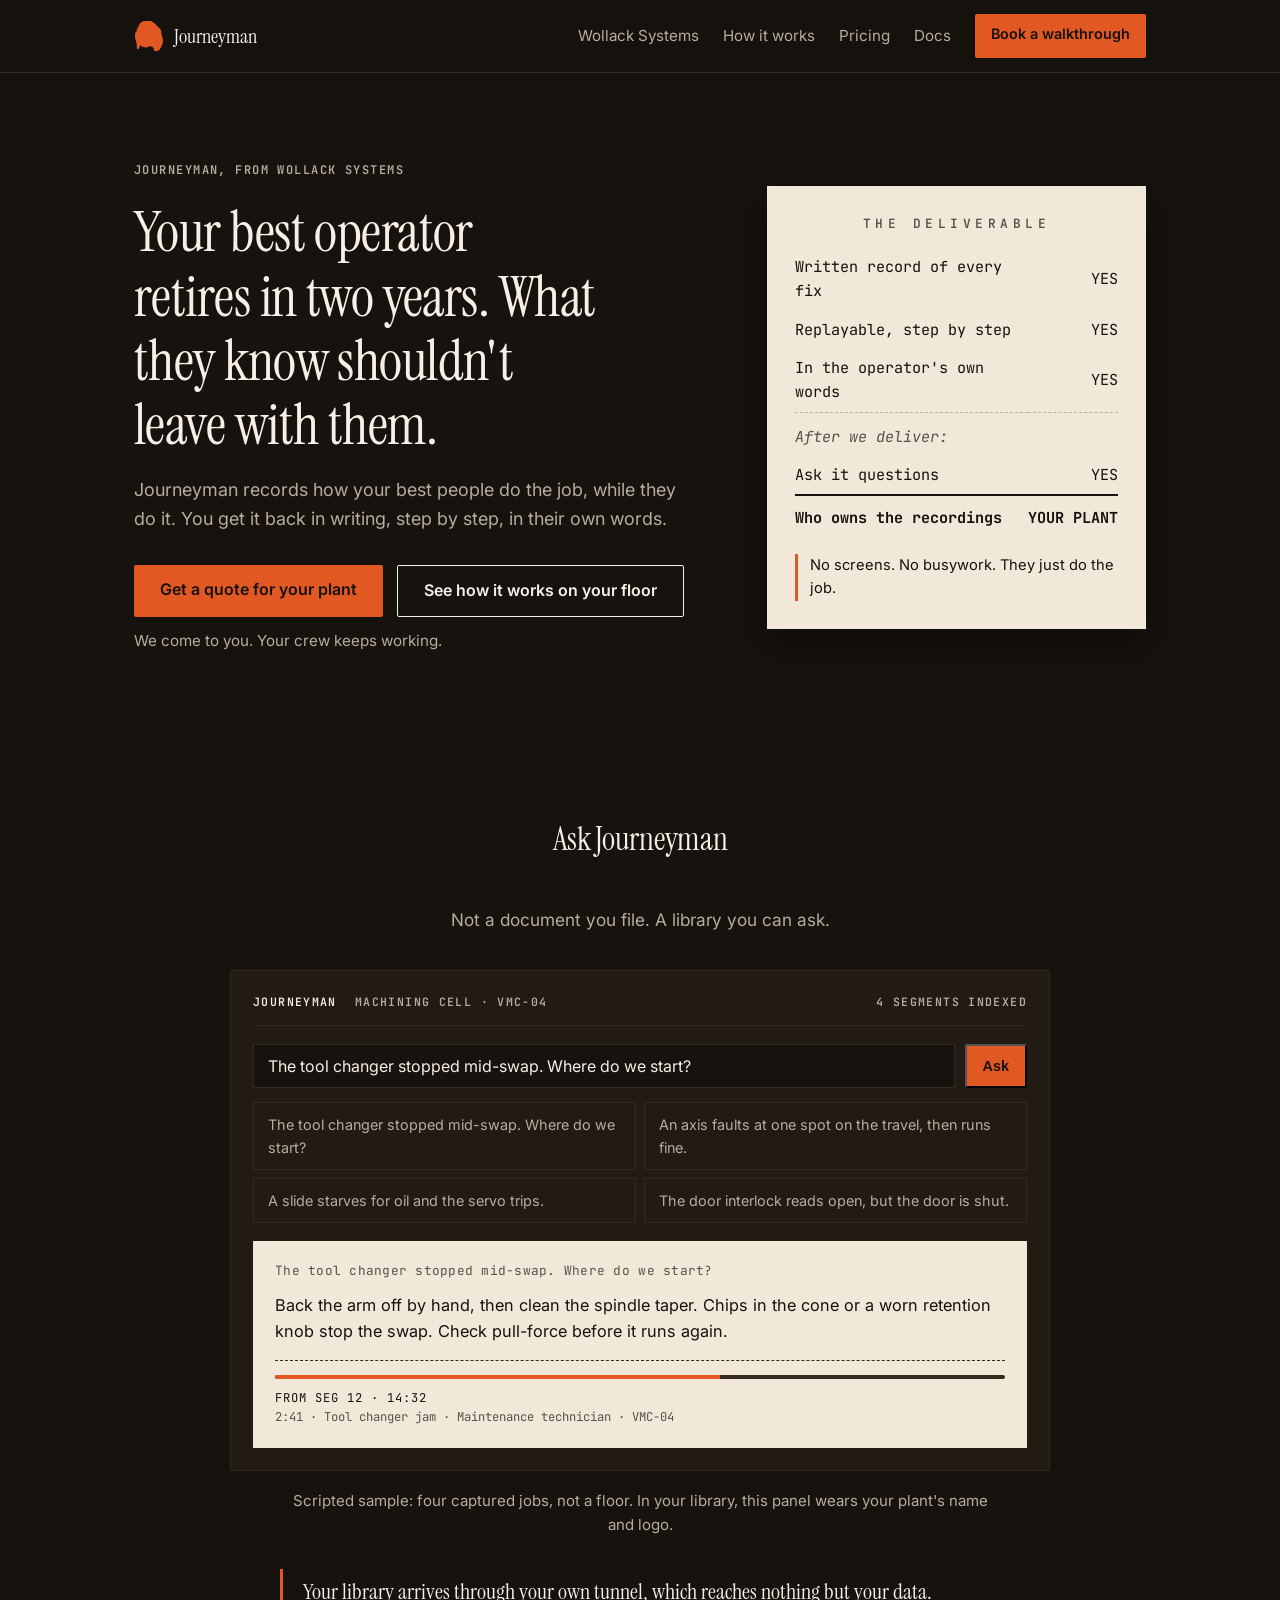
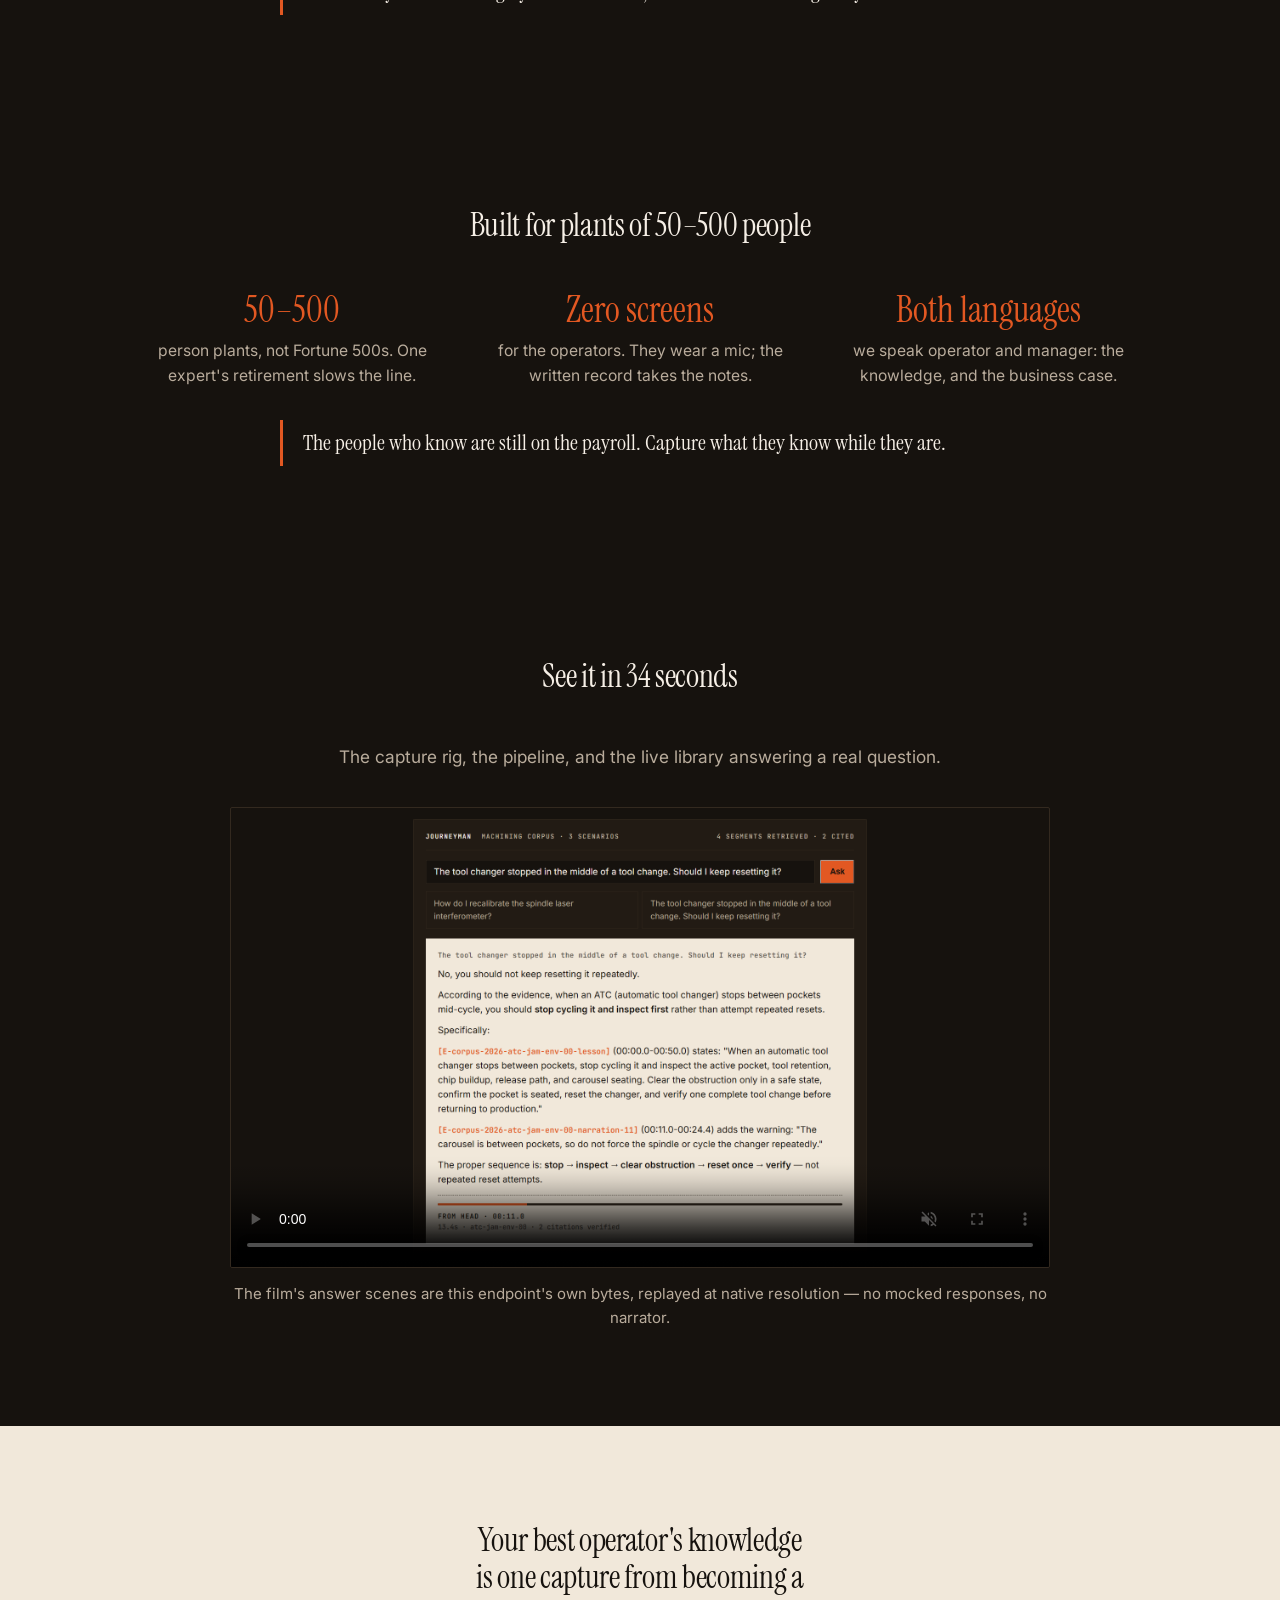
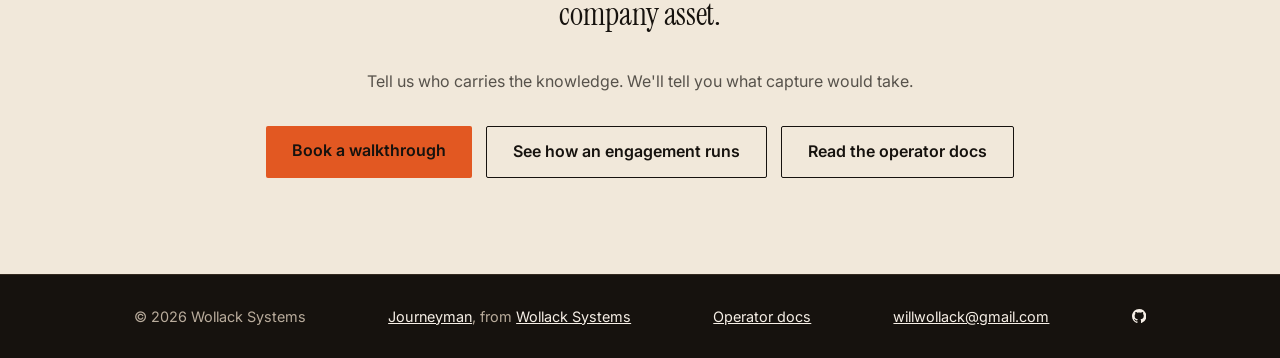
<file: index.html>
<!DOCTYPE html><html lang="en"><head><meta charset="UTF-8"><meta name="viewport" content="width=device-width, initial-scale=1.0"><title>Journeyman, a Wollack Systems product</title><meta name="description" content="Journeyman records how your best operators work, in their own words, and turns it into a library your plant can search, ask questions of, and train from."><link rel="canonical" href="https://journeymanmfg.com/"><meta name="generator" content="Astro v7.3.2"><meta name="theme-color" content="#121316"><meta property="og:site_name" content="Journeyman"><meta property="og:type" content="website"><meta property="og:title" content="Journeyman, a Wollack Systems product"><meta property="og:description" content="Journeyman records how your best operators work, in their own words, and turns it into a library your plant can search, ask questions of, and train from."><meta property="og:url" content="https://journeymanmfg.com/"><meta property="og:image" content="https://journeymanmfg.com/og-image.png"><meta property="og:image:width" content="1200"><meta property="og:image:height" content="630"><meta property="og:image:alt" content="Wollack Systems: charcoal title card with an electric blue accent rule and the Wollack Systems mark"><meta name="twitter:card" content="summary_large_image"><meta name="twitter:title" content="Journeyman, a Wollack Systems product"><meta name="twitter:description" content="Journeyman records how your best operators work, in their own words, and turns it into a library your plant can search, ask questions of, and train from."><meta name="twitter:image" content="https://journeymanmfg.com/og-image.png"><meta name="twitter:image:alt" content="Wollack Systems: charcoal title card with an electric blue accent rule and the Wollack Systems mark"><link rel="sitemap" href="/sitemap-index.xml"><!--
      Canonical mark (issue #13): all three icons, and the navbar lockup in
      SiteHeader.astro, render the single path in src/lib/brand.ts.
      /favicon.svg is the adaptive vector cut (dark on light chrome, white on
      dark chrome); the 32px PNG is the fallback for engines that ignore SVG
      favicons, and the 180px apple-touch-icon is the tile variant iOS masks,
      so both rasters are the opaque charcoal tile rather than the bare mark.
    --><link rel="icon" type="image/svg+xml" sizes="any" href="/favicon.svg"><link rel="icon" type="image/png" sizes="32x32" href="/favicon-32.png"><link rel="apple-touch-icon" sizes="180x180" href="/apple-touch-icon.png"><link rel="preconnect" href="https://fonts.googleapis.com"><link rel="preconnect" href="https://fonts.gstatic.com" crossorigin><link rel="stylesheet" href="https://fonts.googleapis.com/css2?family=Instrument+Serif:ital@0;1&family=Inter:wght@400;500;600;700&family=JetBrains+Mono:wght@600&display=swap"><script type="application/ld+json">{"@context":"https://schema.org","@type":"Product","@id":"https://journeymanmfg.com/#product","name":"Journeyman","description":"Journeyman records how your most experienced operators do their work, in their own words, and turns it into a searchable library the plant can ask questions of and train from.","brand":{"@id":"https://journeymanmfg.com/#organization"},"url":"https://journeymanmfg.com/","manufacturer":{"@id":"https://journeymanmfg.com/#organization"}}</script><script type="application/ld+json">{"@context":"https://schema.org","@type":"VideoObject","@id":"https://journeymanmfg.com/#brag-film","name":"The Journeyman launch film","description":"A 34-second launch film: what Journeyman captures, how the pipeline turns it into a library, and the deployed endpoint answering a real question in the site's own ask-console.","thumbnailUrl":"https://journeymanmfg.com/film/brag-poster.png","uploadDate":"2026-09-26","duration":"PT34S","contentUrl":"https://journeymanmfg.com/film/brag.mp4","embedUrl":"https://journeymanmfg.com/#film","publisher":{"@id":"https://journeymanmfg.com/#organization"},"about":{"@id":"https://journeymanmfg.com/#product"}}</script><link rel="stylesheet" href="/_astro/schema.Yy2Inupc.css"></head><body data-theme="journeyman"><a class="skip-link" href="#main-content">Skip to content</a><header class="site-header"><div class="container header-inner"><div class="brand"><a href="/"><svg class="brand-mark" width="30" height="30" viewBox="0 0 600 600" fill="currentColor" aria-hidden="true" focusable="false"><path d="M195 0 191 4.5 169 11.4 146 22.9 120 46.3 94.7 100 55 165 52.8 176 58.4 191 55.5 203 49 211.8 29 228.2 23.1 238 26.4 260 18.7 300 18.7 325 25.1 359 39.9 390 40.8 407 44.2 414 50.9 456 60.2 481 56.6 499 55.2 551 62 561.2 75 565.6 97 548.7 106 536 119.8 496 132 486.7 138.3 488 148 501.3 171 519.9 191 520.8 202 525.6 218 524.8 243 532.4 258 533.2 291 511 315 504.8 327 504.7 361 513.7 370 519.1 379.7 533 389.2 542 395.5 554 400.3 574 401 590 404.5 599 411 599.5 460.6 599 464 593.9 498 584 511 575.1 531.5 541 534.9 528 543.1 519 550 499.5 571.6 458 578.4 410 576.3 360 564 313 554.8 292 552.2 271 546.8 252 549.6 238 548.3 212 545 201 536.4 187 533.5 174 520 156.3 507.6 146 487.6 120 469.4 107 457 94.6 419 51 381 22.9 345 4.5 342.6 0 196 0Z"></path></svg><span class="brand-name">Journeyman</span></a></div><nav class="site-nav" aria-label="Primary navigation"><div class="desktop-nav-links"><a href="https://wollacksystems.github.io/">Wollack Systems</a><a href="/guides/#engage">How it works</a><a href="/guides/#pricing">Pricing</a><a href="/docs/">Docs</a></div><details class="mobile-nav"><summary>Menu</summary><div class="mobile-nav-links"><a href="https://wollacksystems.github.io/">Wollack Systems</a><a href="/guides/#engage">How it works</a><a href="/guides/#pricing">Pricing</a><a href="/docs/">Docs</a><a class="mobile-nav-cta" href="mailto:willwollack@gmail.com?subject=Journeyman%20walkthrough%20request">Book a walkthrough</a></div></details><a class="btn btn-primary btn-small nav-cta" href="mailto:willwollack@gmail.com?subject=Journeyman%20walkthrough%20request">Book a walkthrough</a></nav></div></header><main id="main-content" tabindex="-1"><section class="hero"><div class="container hero-grid"><div class="hero-copy"><p class="eyebrow">Journeyman, from Wollack Systems</p><h1>Your best operator retires in two years. What they know shouldn't leave with them.</h1><p class="lede">Journeyman records how your best people do the job, while they do it. You get it back in writing, step by step, in their own words.</p><div class="cta-row"><a class="btn btn-primary" href="mailto:willwollack@gmail.com?subject=Journeyman%20walkthrough%20request">Get a quote for your plant</a><a class="btn btn-ghost" href="/#library">See how it works on your floor</a></div><p class="cta-note">We come to you. Your crew keeps working.</p></div><aside class="invoice-card" aria-label="What a Journeyman capture produces"><div class="invoice-head">THE DELIVERABLE</div><table><tr><td>Written record of every fix</td><td class="num">YES</td></tr><tr><td>Replayable, step by step</td><td class="num">YES</td></tr><tr><td>In the operator's own words</td><td class="num">YES</td></tr><!-- No "yours to use and build on" row: the card below spells that
               license out in full, and the row before it already says who owns
               the recordings. --><tr class="invoice-divider"><td colspan="2">After we deliver:</td></tr><tr><td>Ask it questions</td><td class="num">YES</td></tr><tr class="invoice-total"><td>Who owns the recordings</td><td class="num">YOUR PLANT</td></tr></table><p class="invoice-note">No screens. No busywork. They just do the job.</p></aside></div></section><section class="section" id="library"><div class="container"><h2>Ask Journeyman</h2><p class="section-close">Not a document you file. A library you can ask.</p><div class="ask-console" data-ask-demo><div class="ask-bar"><span class="ask-bar-name">Journeyman</span><span class="ask-bar-scope">Machining cell &middot; VMC-04</span><span class="ask-bar-status" data-ask-status>4 segments indexed</span></div><form class="ask-form" data-ask-form><label class="sr-only" for="ask-input">Ask the sample library a question</label><input id="ask-input" class="ask-input" type="text" name="q" autocomplete="off" placeholder="Ask the sample library&hellip;" value="The tool changer stopped mid-swap. Where do we start?" data-ask-input><button class="btn btn-primary btn-small" type="submit">Ask</button></form><div class="ask-chips" role="group" aria-label="Sample questions"><button type="button" class="ask-chip" data-ask-entry="atc-jam" data-ask-match="tool changer changers atc swap jammed jam stuck halfway arm spindle cone taper retention knob gripper chips mid cycle toolchange change tooling pull force hanger">The tool changer stopped mid-swap. Where do we start?</button><button type="button" class="ask-chip" data-ask-entry="encoder-cable" data-ask-match="axis axes alarm faults fault error intermittent position travel spot place encoder cable cables e-chain chain conductor harness wiring wire broken flex drive feedback servo one same returns clears">An axis faults at one spot on the travel, then runs fine.</button><button type="button" class="ask-chip" data-ask-entry="way-lube" data-ask-match="slide slides oil lube lubrication ways way starving starves servo trips overload pressure metering valve proportioning blocked blocked-up clogged tramp crust lubrication pump axis rails screw binding friction">A slide starves for oil and the servo trips.</button><button type="button" class="ask-chip" data-ask-entry="false-interlock" data-ask-match="door interlock interlocks open shut closed switch switches sensor sensors proximity limit home false phantom dust dirt coolant coolant-dried probe clamped clamp safety guard wiped cleaning">The door interlock reads open, but the door is shut.</button></div><div class="ask-output" aria-live="polite"><article class="ask-answer" data-ask-answer="atc-jam"><p class="ask-answer-q">The tool changer stopped mid-swap. Where do we start?</p><p class="ask-answer-a">Back the arm off by hand, then clean the spindle taper. Chips in the cone or a worn retention knob stop the swap. Check pull-force before it runs again.</p><div class="ask-source"><span class="ask-scrub" aria-hidden="true"><span class="ask-scrub-fill" style="width: 61%"></span></span><p class="ask-source-line"><span class="ask-source-seg">FROM SEG 12 &middot; 14:32</span><span class="ask-source-meta">2:41 &middot; Tool changer jam &middot; Maintenance technician &middot; VMC-04</span></p></div></article><article class="ask-answer" data-ask-answer="encoder-cable" hidden><p class="ask-answer-q">An axis faults at one spot on the travel, then runs fine.</p><p class="ask-answer-a">Suspect the energy chain, not the drive. A conductor inside it breaks and only opens at that position. Meter the cable before you order a drive.</p><div class="ask-source"><span class="ask-scrub" aria-hidden="true"><span class="ask-scrub-fill" style="width: 39%"></span></span><p class="ask-source-line"><span class="ask-source-seg">FROM SEG 04 &middot; 09:18</span><span class="ask-source-meta">3:06 &middot; Intermittent encoder fault &middot; Maintenance technician &middot; VMC-04</span></p></div></article><article class="ask-answer" data-ask-answer="way-lube" hidden><p class="ask-answer-q">A slide starves for oil and the servo trips.</p><p class="ask-answer-a">The pump is fine; one branch is blocked. Pull the metering valve on the starving axis and clear the tramp-oil crust. Do not replace the pump.</p><div class="ask-source"><span class="ask-scrub" aria-hidden="true"><span class="ask-scrub-fill" style="width: 92%"></span></span><p class="ask-source-line"><span class="ask-source-seg">FROM SEG 09 &middot; 21:40</span><span class="ask-source-meta">1:58 &middot; Way-lube starvation &middot; Maintenance technician &middot; Lathe 2</span></p></div></article><article class="ask-answer" data-ask-answer="false-interlock" hidden><p class="ask-answer-q">The door interlock reads open, but the door is shut.</p><p class="ask-answer-a">Wipe the switch before you chase the wiring. Dust and dried coolant bridge the contacts, so the controller thinks the door is open. Nothing is wrong mechanically.</p><div class="ask-source"><span class="ask-scrub" aria-hidden="true"><span class="ask-scrub-fill" style="width: 30%"></span></span><p class="ask-source-line"><span class="ask-source-seg">FROM SEG 02 &middot; 07:05</span><span class="ask-source-meta">1:12 &middot; False interlock trip &middot; Machine operator &middot; Lathe 2</span></p></div></article><div class="ask-miss" data-ask-miss hidden><p class="ask-miss-lead">Nothing in this sample answers <span data-ask-miss-q></span>.</p><p class="ask-miss-body">The demo corpus holds four captured jobs. A real library holds every session on your floor, indexed the same way.</p></div></div><noscript><p class="ask-noscript">The sample questions need JavaScript. The answer above shows the shape of one: the written record, and the segment it came from.</p></noscript></div><p class="ask-note">Scripted sample: four captured jobs, not a floor. In your library, this panel wears your plant's name and logo.</p><script type="module">var e=new Set(`the.and.but.not.you.your.our.its.out.off.one.two.all.any.can.could.should.would.get.got.has.have.had.was.were.are.is.it.be.been.being.there.them.they.their.this.that.then.than.these.those.how.why.what.where.when.which.who.with.without.from.into.onto.over.under.about.after.before.while.during.again.still.just.ever.never.always.does.did.done.more.most.less.least.too.also.only.even.much.many.very.some.both.each.other.another.same.such.own.new.old.see.say.says.said.know.think.need.needs.want.like.make.makes.made.use.used.using.work.works.working.thing.things.time.times.day.days.week.weeks.start.started.please.help.problem.issue`.split(`.`));function t(e){return e.replace(/(ing|ed|es|s)$/,``).replace(/([a-z])\1$/,`$1`)}function n(n){return n.toLowerCase().replace(/[^a-z0-9\s-]/g,` `).split(/[\s-]+/).map(t).filter(t=>t.length>=3&&!e.has(t))}function r(e,t){return e===t||e.startsWith(t)||t.startsWith(e)}function i(e,t){let i=n(e),a=0,o=0;for(let e of t){let t=i.filter(t=>r(e,t));t.length&&(a+=1,o+=Math.max(...t.map(e=>e.length)))}return{matched:a,weight:o}}function a(e,t){return t>=2||t===1&&e.length===1}function o(e,t){let r=n(e);if(!r.length)return null;let o=null;for(let e of t){let{matched:t,weight:n}=i(e.match,r);a(r,t)&&(!o||n>o.weight)&&(o={id:e.id,weight:n})}return o?.id??null}var s=document.querySelector(`[data-ask-demo]`);if(s){let e=s.querySelector(`[data-ask-form]`),t=s.querySelector(`[data-ask-input]`),n=s.querySelector(`[data-ask-status]`),r=s.querySelector(`[data-ask-miss]`),i=s.querySelector(`[data-ask-miss-q]`),a=Array.from(s.querySelectorAll(`[data-ask-entry]`)),c=Array.from(s.querySelectorAll(`[data-ask-answer]`)),l=window.matchMedia(`(prefers-reduced-motion: reduce)`).matches,u=a.map(e=>({id:e.dataset.askEntry??``,match:e.dataset.askMatch??``})),d=(e,o)=>{for(let t of c)t.hidden=t!==e;if(r&&(r.hidden=e!==null),e){if(t){let n=a.find(t=>t.dataset.askEntry===e.dataset.askAnswer);n?.textContent&&(t.value=n.textContent.trim())}n&&(n.textContent=`Retrieved 1 of ${c.length} segments`);return}i&&(i.textContent=`“${o.slice(0,90)}”`),n&&(n.textContent=`No segment matched`)},f,p=(e,t)=>{f&&window.clearTimeout(f),n&&!l&&(n.textContent=`Searching the index…`),f=window.setTimeout(()=>d(e,t),l?0:320)};for(let e of a)e.addEventListener(`click`,()=>{let t=(e.textContent??``).trim(),n=c.find(t=>t.dataset.askAnswer===e.dataset.askEntry)??null;p(n,t)});if(e?.addEventListener(`submit`,e=>{e.preventDefault();let n=(t?.value??``).trim();if(!n)return;let r=o(n,u);p(c.find(e=>e.dataset.askAnswer===r)??null,n)}),!l&&a.length){let e=!1,r,i=0,o,l,u=()=>{e=!0,window.clearTimeout(r),window.clearTimeout(o),l!==void 0&&window.clearInterval(l)},d=(n,i,a)=>{if(!e){if(t&&(t.value=i.slice(0,a)),a<i.length){r=window.setTimeout(()=>d(n,i,a+1),36);return}o=window.setTimeout(()=>{if(e)return;let t=c.find(e=>e.dataset.askAnswer===n.dataset.askEntry)??null;p(t,i),o=window.setTimeout(f,3600)},480)}},f=()=>{if(e)return;let o=a[i++%a.length],s=(o.textContent??``).trim();t&&(t.value=``),n&&(n.textContent=`${a.length} segments indexed`),r=window.setTimeout(()=>d(o,s,1),420)},m=!1,h,g=()=>{if(m||e)return;let t=s.getBoundingClientRect(),n=Math.min(t.bottom,window.innerHeight)-Math.max(t.top,0);n<=0||n<Math.min(t.height,window.innerHeight)*.3||(m=!0,h?.disconnect(),l!==void 0&&window.clearInterval(l),window.removeEventListener(`scroll`,g),window.removeEventListener(`resize`,g),o=window.setTimeout(f,900))};`IntersectionObserver`in window&&(h=new IntersectionObserver(e=>{e.some(e=>e.isIntersecting)&&g()},{threshold:.3}),h.observe(s)),l=window.setInterval(g,500),window.addEventListener(`scroll`,g,{passive:!0}),window.addEventListener(`resize`,g),g(),s.addEventListener(`pointerdown`,u,{once:!0}),s.addEventListener(`keydown`,u,{once:!0})}}</script><div class="accent-callout"><p>Your library arrives through your own tunnel, which reaches nothing but your data.</p></div></div></section><section class="section" id="for-your-floor"><div class="container"><h2>Built for plants of 50&ndash;500 people</h2><div class="grid-3"><div class="fact"><div class="fact-number">50&ndash;500</div><p>person plants, not Fortune 500s. One expert's retirement slows the line.</p></div><div class="fact"><div class="fact-number">Zero screens</div><p>for the operators. They wear a mic; the written record takes the notes.</p></div><div class="fact"><div class="fact-number">Both languages</div><p>we speak operator and manager: the knowledge, and the business case.</p></div></div><div class="accent-callout"><p>The people who know are still on the payroll. Capture what they know while they are.</p></div></div></section><section class="section" id="film"><div class="container"><h2>See it in 34 seconds</h2><p class="section-close">The capture rig, the pipeline, and the live library answering a real question.</p><figure class="film-frame"><video controls playsinline autoplay muted loop preload="metadata" poster="/film/brag-poster.png" aria-label="Journeyman launch film: the capture rig, the pipeline, and the live library answering a real question."><source src="/film/brag.mp4" type="video/mp4"><a href="/film/brag.mp4">Watch the launch film</a></video><figcaption>The film's answer scenes are this endpoint's own bytes, replayed at native resolution &mdash; no mocked responses, no narrator.</figcaption></figure></div></section><section class="section section-paper" id="book"><div class="container"><h2>Your best operator's knowledge<br>is one capture from becoming a company asset.</h2><!-- Distinct from the landing page's close on purpose: that one is the same
           invitation, and this page can ask the sharper question. --><p class="section-close-ink">Tell us who carries the knowledge. We'll tell you what capture would take.</p><div class="cta-row cta-center"><a class="btn btn-primary" href="mailto:willwollack@gmail.com?subject=Journeyman%20walkthrough%20request">Book a walkthrough</a><a class="btn btn-ghost" href="/guides/#engage">See how an engagement runs</a><a class="btn btn-ghost" href="/docs/">Read the operator docs</a></div></div></section></main><footer class="site-footer"><div class="container footer-inner"><span>&copy; 2026 Wollack Systems</span><span><a href="/">Journeyman</a>, from <a href="https://wollacksystems.github.io/">Wollack Systems</a></span><span><a href="/docs/">Operator docs</a></span><a href="mailto:willwollack@gmail.com">willwollack@gmail.com</a><a href="https://github.com/wollacksystems" class="github-link" aria-label="Wollack Systems on GitHub" rel="noopener"><svg class="github-icon" viewBox="0 0 16 16" fill="currentColor" aria-hidden="true"><path d="M8 0C3.58 0 0 3.58 0 8c0 3.54 2.29 6.53 5.47 7.59.4.07.55-.17.55-.38 0-.19-.01-.82-.01-1.49-2.01.37-2.53-.49-2.69-.94-.09-.23-.48-.94-.82-1.13-.28-.15-.68-.52-.01-.53.63-.01 1.08.58 1.23.82.72 1.21 1.87.87 2.33.66.07-.52.28-.87.51-1.07-1.78-.2-3.64-.89-3.64-3.95 0-.87.31-1.59.82-2.15-.08-.2-.36-1.02.08-2.12 0 0 .67-.21 2.2.82.64-.18 1.32-.27 2-.27s1.36.09 2 .27c1.53-1.04 2.2-.82 2.2-.82.44 1.1.16 1.92.08 2.12.51.56.82 1.27.82 2.15 0 3.07-1.87 3.75-3.65 3.95.29.25.54.73.54 1.48 0 1.07-.01 1.93-.01 2.2 0 .21.15.46.55.38A8.01 8.01 0 0 0 16 8c0-4.42-3.58-8-8-8Z"></path></svg></a></div></footer></body></html>
</file>
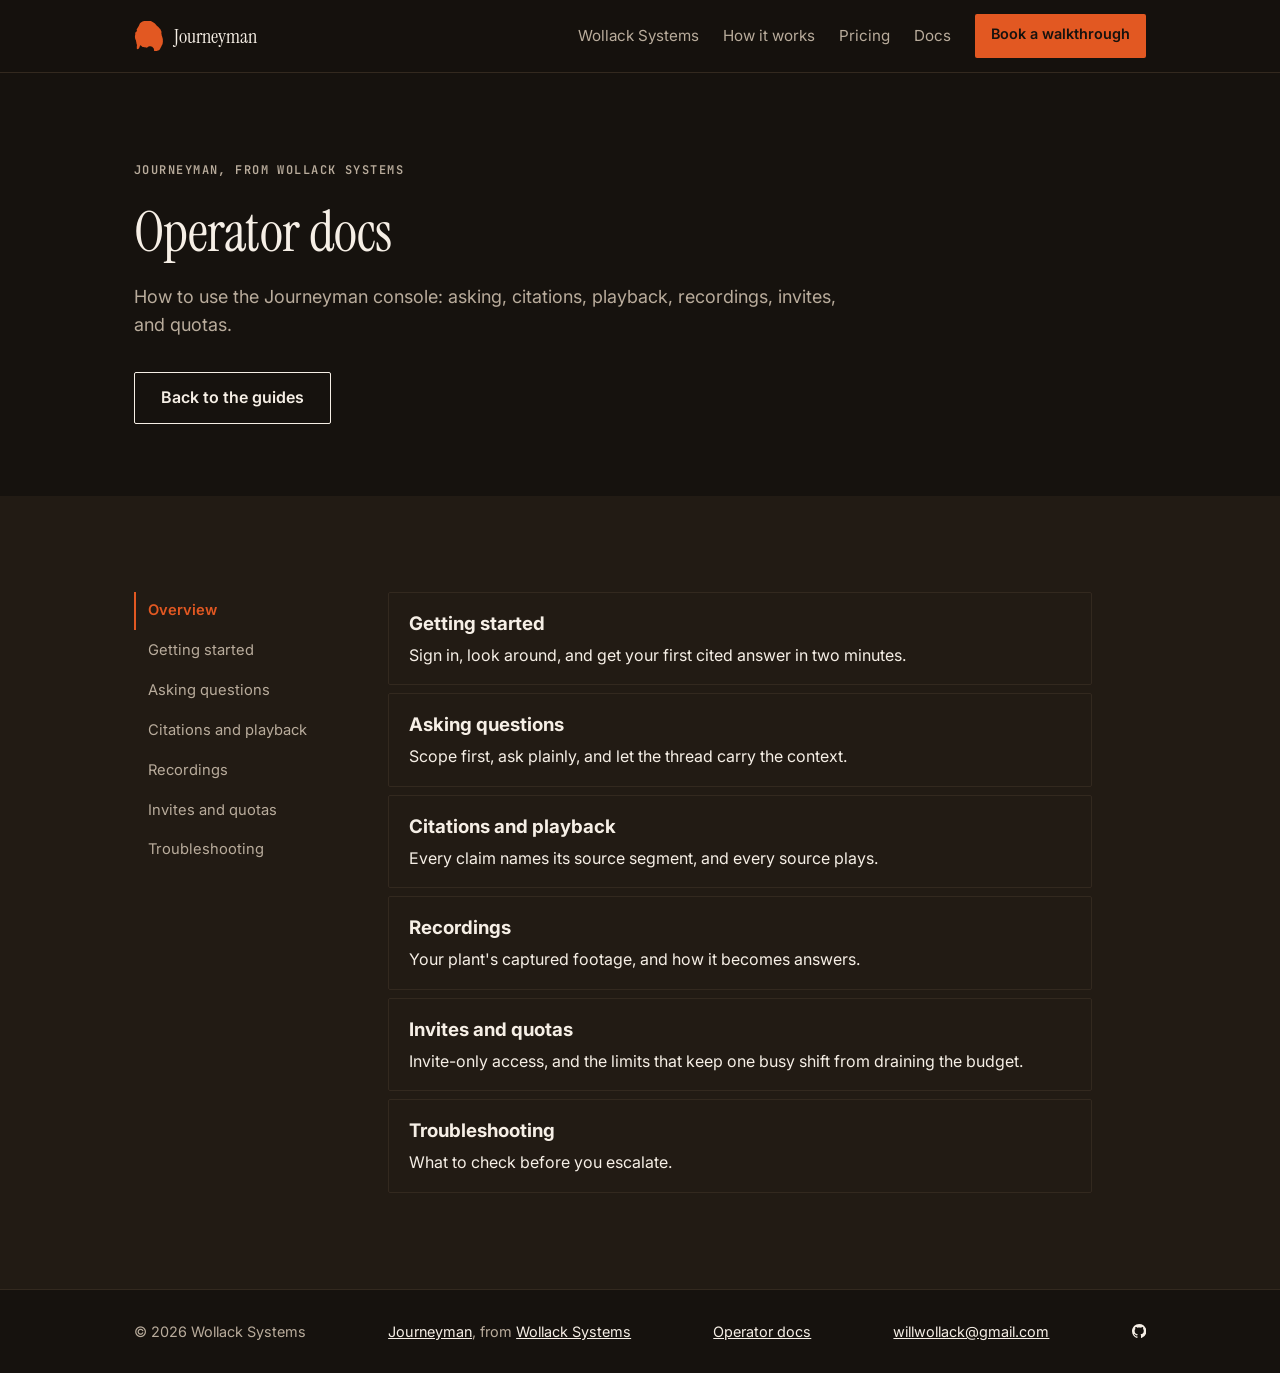
<file: docs/index.html>
<!DOCTYPE html><html lang="en"><head><meta charset="UTF-8"><meta name="viewport" content="width=device-width, initial-scale=1.0"><title>Journeyman operator docs, a Wollack Systems product</title><meta name="description" content="How to use the Journeyman console: asking, citations, playback, recordings, invites, and quotas. Operator documentation for the Journeyman product."><link rel="canonical" href="https://journeymanmfg.com/docs/"><meta name="generator" content="Astro v7.3.2"><meta name="theme-color" content="#121316"><meta property="og:site_name" content="Journeyman"><meta property="og:type" content="website"><meta property="og:title" content="Journeyman operator docs, a Wollack Systems product"><meta property="og:description" content="How to use the Journeyman console: asking, citations, playback, recordings, invites, and quotas. Operator documentation for the Journeyman product."><meta property="og:url" content="https://journeymanmfg.com/docs/"><meta property="og:image" content="https://journeymanmfg.com/og-image.png"><meta property="og:image:width" content="1200"><meta property="og:image:height" content="630"><meta property="og:image:alt" content="Wollack Systems: charcoal title card with an electric blue accent rule and the Wollack Systems mark"><meta name="twitter:card" content="summary_large_image"><meta name="twitter:title" content="Journeyman operator docs, a Wollack Systems product"><meta name="twitter:description" content="How to use the Journeyman console: asking, citations, playback, recordings, invites, and quotas. Operator documentation for the Journeyman product."><meta name="twitter:image" content="https://journeymanmfg.com/og-image.png"><meta name="twitter:image:alt" content="Wollack Systems: charcoal title card with an electric blue accent rule and the Wollack Systems mark"><link rel="sitemap" href="/sitemap-index.xml"><!--
      Canonical mark (issue #13): all three icons, and the navbar lockup in
      SiteHeader.astro, render the single path in src/lib/brand.ts.
      /favicon.svg is the adaptive vector cut (dark on light chrome, white on
      dark chrome); the 32px PNG is the fallback for engines that ignore SVG
      favicons, and the 180px apple-touch-icon is the tile variant iOS masks,
      so both rasters are the opaque charcoal tile rather than the bare mark.
    --><link rel="icon" type="image/svg+xml" sizes="any" href="/favicon.svg"><link rel="icon" type="image/png" sizes="32x32" href="/favicon-32.png"><link rel="apple-touch-icon" sizes="180x180" href="/apple-touch-icon.png"><link rel="preconnect" href="https://fonts.googleapis.com"><link rel="preconnect" href="https://fonts.gstatic.com" crossorigin><link rel="stylesheet" href="https://fonts.googleapis.com/css2?family=Instrument+Serif:ital@0;1&family=Inter:wght@400;500;600;700&family=JetBrains+Mono:wght@600&display=swap"><script type="application/ld+json">{"@context":"https://schema.org","@type":"Product","@id":"https://journeymanmfg.com/#product","name":"Journeyman","description":"Journeyman records how your most experienced operators do their work, in their own words, and turns it into a searchable library the plant can ask questions of and train from.","brand":{"@id":"https://journeymanmfg.com/#organization"},"url":"https://journeymanmfg.com/","manufacturer":{"@id":"https://journeymanmfg.com/#organization"}}</script><script type="application/ld+json">{"@context":"https://schema.org","@type":"CollectionPage","@id":"https://journeymanmfg.com/docs/#docsindex","url":"https://journeymanmfg.com/docs/","name":"Journeyman operator docs","about":{"@id":"https://journeymanmfg.com/#product"},"isPartOf":{"@id":"https://journeymanmfg.com/#website"},"publisher":{"@id":"https://journeymanmfg.com/#organization"}}</script><script type="application/ld+json">{"@context":"https://schema.org","@type":"BreadcrumbList","itemListElement":[{"@type":"ListItem","position":1,"name":"Home","item":"https://journeymanmfg.com"},{"@type":"ListItem","position":2,"name":"Docs","item":"https://journeymanmfg.com/docs/"}]}</script><link rel="stylesheet" href="/_astro/schema.Yy2Inupc.css"><style>.docs-grid[data-astro-cid-j3wipfkx]{grid-template-columns:210px 1fr;align-items:start;gap:2.75rem;display:grid}.docs-aside[data-astro-cid-j3wipfkx]{position:sticky;top:5.5rem}.docs-nav[data-astro-cid-j3wipfkx]{flex-direction:column;gap:2px;display:flex}.docs-nav[data-astro-cid-j3wipfkx] a[data-astro-cid-j3wipfkx]{color:var(--color-text-secondary);border-radius:var(--radius-sm);border-left:2px solid #0000;padding:.45rem .75rem;font-size:.92rem;text-decoration:none;display:block}.docs-nav[data-astro-cid-j3wipfkx] a[data-astro-cid-j3wipfkx]:hover{color:var(--color-text-primary);background:var(--color-surface-subtle)}.docs-nav[data-astro-cid-j3wipfkx] a[data-astro-cid-j3wipfkx].active{color:var(--color-accent-blue);border-left-color:var(--color-accent-blue);background:var(--color-surface-subtle);font-weight:600}.docs-content[data-astro-cid-j3wipfkx]{min-width:0;max-width:44rem}@media (width<=760px){.docs-grid[data-astro-cid-j3wipfkx]{grid-template-columns:1fr;gap:1.5rem}.docs-aside[data-astro-cid-j3wipfkx]{position:static}.docs-nav[data-astro-cid-j3wipfkx]{flex-flow:wrap;gap:4px}.docs-nav[data-astro-cid-j3wipfkx] a[data-astro-cid-j3wipfkx]{border-bottom:2px solid #0000;border-left:none}.docs-nav[data-astro-cid-j3wipfkx] a[data-astro-cid-j3wipfkx].active{border-bottom-color:var(--color-accent-blue)}}
.docs-index-list[data-astro-cid-avn6we46]{flex-direction:column;gap:.5rem;display:flex}.docs-index-item[data-astro-cid-avn6we46]{color:inherit;border:1px solid var(--color-border-subtle);border-radius:var(--radius-md);padding:1rem 1.25rem;text-decoration:none;transition:border-color .16s;display:block}.docs-index-item[data-astro-cid-avn6we46]:hover{border-color:var(--color-accent-blue)}.docs-index-item[data-astro-cid-avn6we46] h3[data-astro-cid-avn6we46]{margin-bottom:.25rem}
</style></head><body data-theme="journeyman"><a class="skip-link" href="#main-content">Skip to content</a><header class="site-header"><div class="container header-inner"><div class="brand"><a href="/"><svg class="brand-mark" width="30" height="30" viewBox="0 0 600 600" fill="currentColor" aria-hidden="true" focusable="false"><path d="M195 0 191 4.5 169 11.4 146 22.9 120 46.3 94.7 100 55 165 52.8 176 58.4 191 55.5 203 49 211.8 29 228.2 23.1 238 26.4 260 18.7 300 18.7 325 25.1 359 39.9 390 40.8 407 44.2 414 50.9 456 60.2 481 56.6 499 55.2 551 62 561.2 75 565.6 97 548.7 106 536 119.8 496 132 486.7 138.3 488 148 501.3 171 519.9 191 520.8 202 525.6 218 524.8 243 532.4 258 533.2 291 511 315 504.8 327 504.7 361 513.7 370 519.1 379.7 533 389.2 542 395.5 554 400.3 574 401 590 404.5 599 411 599.5 460.6 599 464 593.9 498 584 511 575.1 531.5 541 534.9 528 543.1 519 550 499.5 571.6 458 578.4 410 576.3 360 564 313 554.8 292 552.2 271 546.8 252 549.6 238 548.3 212 545 201 536.4 187 533.5 174 520 156.3 507.6 146 487.6 120 469.4 107 457 94.6 419 51 381 22.9 345 4.5 342.6 0 196 0Z"></path></svg><span class="brand-name">Journeyman</span></a></div><nav class="site-nav" aria-label="Primary navigation"><div class="desktop-nav-links"><a href="https://wollacksystems.github.io/">Wollack Systems</a><a href="/guides/#engage">How it works</a><a href="/guides/#pricing">Pricing</a><a href="/docs/">Docs</a></div><details class="mobile-nav"><summary>Menu</summary><div class="mobile-nav-links"><a href="https://wollacksystems.github.io/">Wollack Systems</a><a href="/guides/#engage">How it works</a><a href="/guides/#pricing">Pricing</a><a href="/docs/">Docs</a><a class="mobile-nav-cta" href="mailto:willwollack@gmail.com?subject=Journeyman%20walkthrough%20request">Book a walkthrough</a></div></details><a class="btn btn-primary btn-small nav-cta" href="mailto:willwollack@gmail.com?subject=Journeyman%20walkthrough%20request">Book a walkthrough</a></nav></div></header><main id="main-content" tabindex="-1"><section class="hero" data-astro-cid-avn6we46><div class="container" data-astro-cid-avn6we46><p class="eyebrow" data-astro-cid-avn6we46>Journeyman, from Wollack Systems</p><h1 data-astro-cid-avn6we46>Operator docs</h1><p class="lede" data-astro-cid-avn6we46>How to use the Journeyman console: asking, citations, playback, recordings, invites, and quotas.</p><div class="cta-row" data-astro-cid-avn6we46><a class="btn btn-ghost" href="/guides/" data-astro-cid-avn6we46>Back to the guides</a></div></div></section><section class="section section-tinted" data-astro-cid-j3wipfkx><div class="container docs-grid" data-astro-cid-j3wipfkx><aside class="docs-aside" data-astro-cid-j3wipfkx><nav class="docs-nav" aria-label="Operator docs" data-astro-cid-j3wipfkx><a href="/docs/" class="active" data-astro-cid-j3wipfkx>Overview</a><a href="/docs/start/" data-astro-cid-j3wipfkx>Getting started</a><a href="/docs/asking/" data-astro-cid-j3wipfkx>Asking questions</a><a href="/docs/citations/" data-astro-cid-j3wipfkx>Citations and playback</a><a href="/docs/recordings/" data-astro-cid-j3wipfkx>Recordings</a><a href="/docs/admin/" data-astro-cid-j3wipfkx>Invites and quotas</a><a href="/docs/troubleshooting/" data-astro-cid-j3wipfkx>Troubleshooting</a></nav></aside><div class="docs-content" data-astro-cid-j3wipfkx><div class="docs-index-list" data-astro-cid-avn6we46><a class="docs-index-item" href="/docs/start/" data-astro-cid-avn6we46><h3 data-astro-cid-avn6we46>Getting started</h3><p data-astro-cid-avn6we46>Sign in, look around, and get your first cited answer in two minutes.</p></a><a class="docs-index-item" href="/docs/asking/" data-astro-cid-avn6we46><h3 data-astro-cid-avn6we46>Asking questions</h3><p data-astro-cid-avn6we46>Scope first, ask plainly, and let the thread carry the context.</p></a><a class="docs-index-item" href="/docs/citations/" data-astro-cid-avn6we46><h3 data-astro-cid-avn6we46>Citations and playback</h3><p data-astro-cid-avn6we46>Every claim names its source segment, and every source plays.</p></a><a class="docs-index-item" href="/docs/recordings/" data-astro-cid-avn6we46><h3 data-astro-cid-avn6we46>Recordings</h3><p data-astro-cid-avn6we46>Your plant&#39;s captured footage, and how it becomes answers.</p></a><a class="docs-index-item" href="/docs/admin/" data-astro-cid-avn6we46><h3 data-astro-cid-avn6we46>Invites and quotas</h3><p data-astro-cid-avn6we46>Invite-only access, and the limits that keep one busy shift from draining the budget.</p></a><a class="docs-index-item" href="/docs/troubleshooting/" data-astro-cid-avn6we46><h3 data-astro-cid-avn6we46>Troubleshooting</h3><p data-astro-cid-avn6we46>What to check before you escalate.</p></a></div></div></div></section></main><footer class="site-footer"><div class="container footer-inner"><span>&copy; 2026 Wollack Systems</span><span><a href="/">Journeyman</a>, from <a href="https://wollacksystems.github.io/">Wollack Systems</a></span><span><a href="/docs/">Operator docs</a></span><a href="mailto:willwollack@gmail.com">willwollack@gmail.com</a><a href="https://github.com/wollacksystems" class="github-link" aria-label="Wollack Systems on GitHub" rel="noopener"><svg class="github-icon" viewBox="0 0 16 16" fill="currentColor" aria-hidden="true"><path d="M8 0C3.58 0 0 3.58 0 8c0 3.54 2.29 6.53 5.47 7.59.4.07.55-.17.55-.38 0-.19-.01-.82-.01-1.49-2.01.37-2.53-.49-2.69-.94-.09-.23-.48-.94-.82-1.13-.28-.15-.68-.52-.01-.53.63-.01 1.08.58 1.23.82.72 1.21 1.87.87 2.33.66.07-.52.28-.87.51-1.07-1.78-.2-3.64-.89-3.64-3.95 0-.87.31-1.59.82-2.15-.08-.2-.36-1.02.08-2.12 0 0 .67-.21 2.2.82.64-.18 1.32-.27 2-.27s1.36.09 2 .27c1.53-1.04 2.2-.82 2.2-.82.44 1.1.16 1.92.08 2.12.51.56.82 1.27.82 2.15 0 3.07-1.87 3.75-3.65 3.95.29.25.54.73.54 1.48 0 1.07-.01 1.93-.01 2.2 0 .21.15.46.55.38A8.01 8.01 0 0 0 16 8c0-4.42-3.58-8-8-8Z"></path></svg></a></div></footer></body></html>
</file>
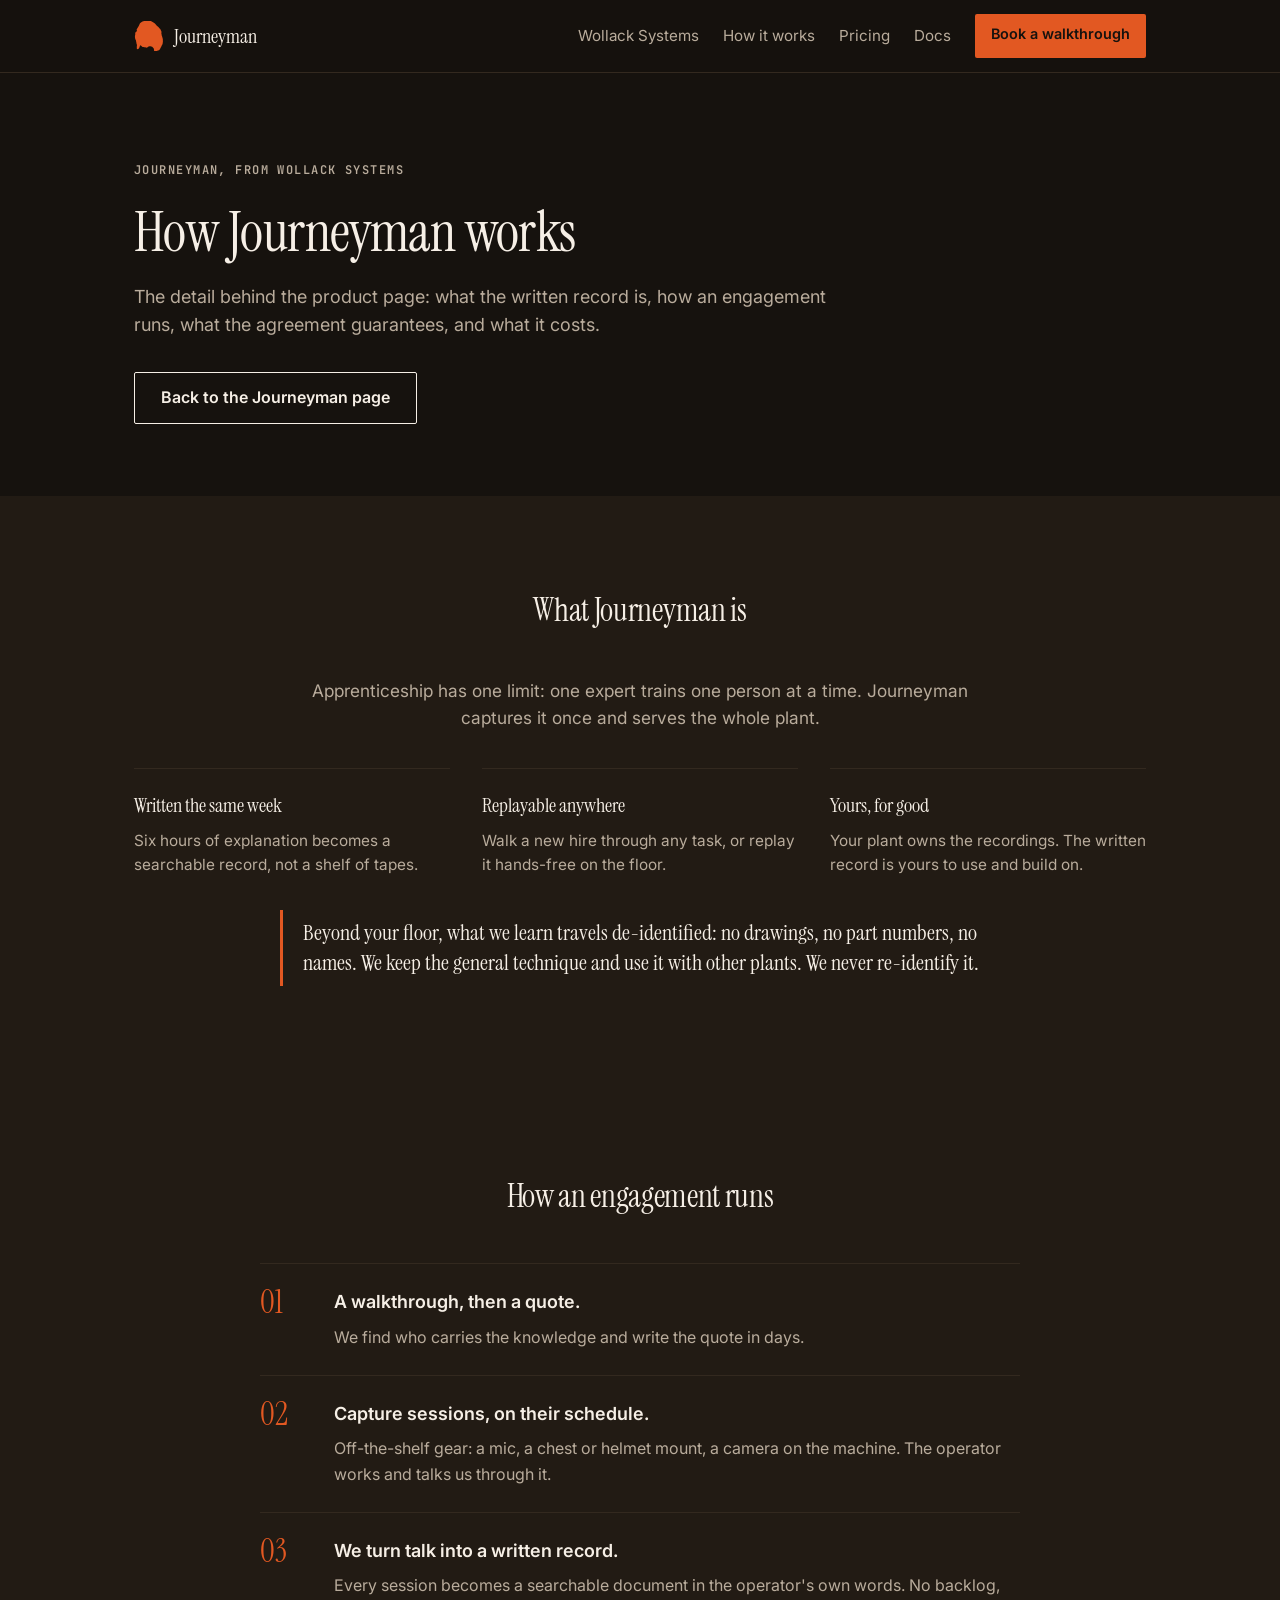
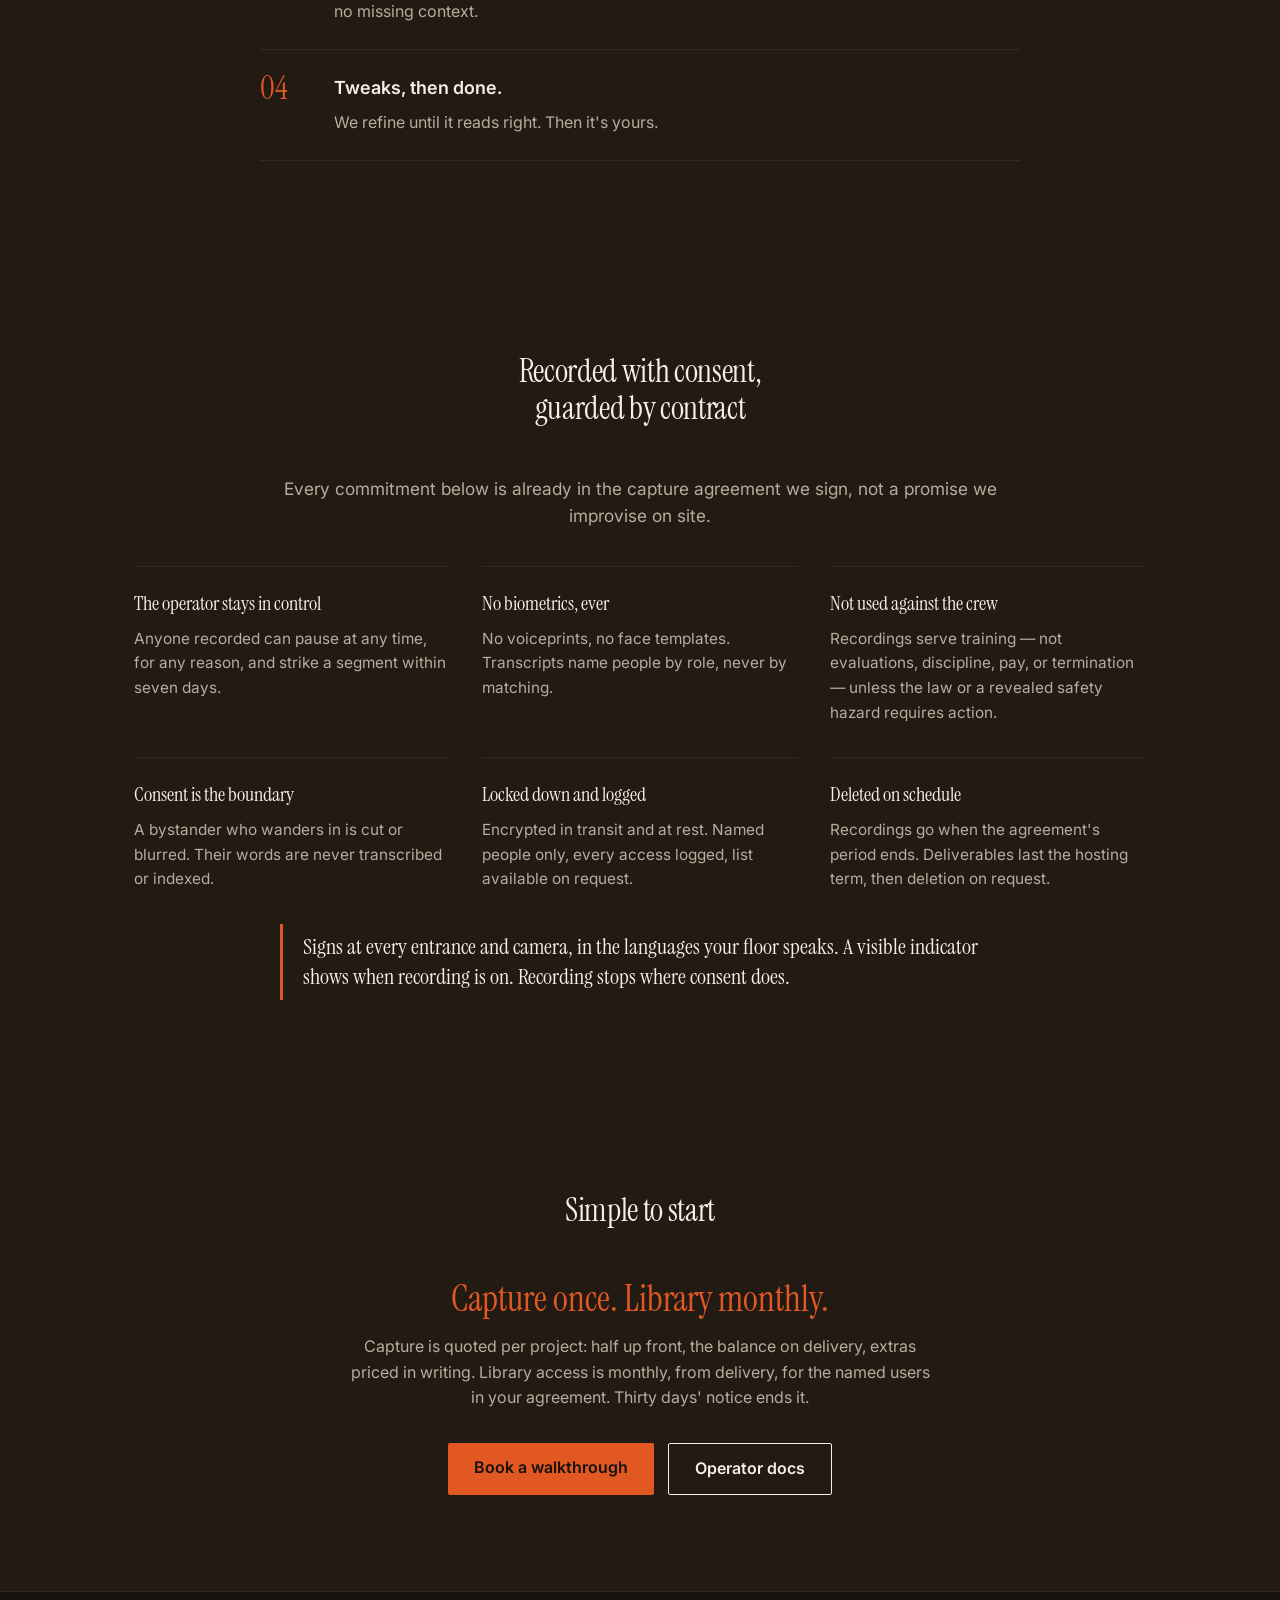
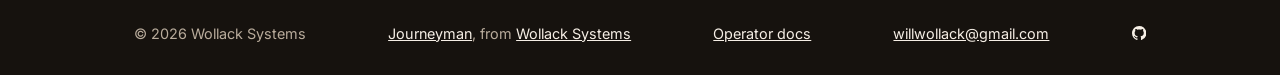
<file: guides/index.html>
<!DOCTYPE html><html lang="en"><head><meta charset="UTF-8"><meta name="viewport" content="width=device-width, initial-scale=1.0"><title>Journeyman guides, a Wollack Systems product</title><meta name="description" content="What Journeyman is, how an engagement runs, what the capture agreement guarantees, and what it costs — the detail behind the Journeyman product page."><link rel="canonical" href="https://journeymanmfg.com/guides/"><meta name="generator" content="Astro v7.3.2"><meta name="theme-color" content="#121316"><meta property="og:site_name" content="Journeyman"><meta property="og:type" content="website"><meta property="og:title" content="Journeyman guides, a Wollack Systems product"><meta property="og:description" content="What Journeyman is, how an engagement runs, what the capture agreement guarantees, and what it costs — the detail behind the Journeyman product page."><meta property="og:url" content="https://journeymanmfg.com/guides/"><meta property="og:image" content="https://journeymanmfg.com/og-image.png"><meta property="og:image:width" content="1200"><meta property="og:image:height" content="630"><meta property="og:image:alt" content="Wollack Systems: charcoal title card with an electric blue accent rule and the Wollack Systems mark"><meta name="twitter:card" content="summary_large_image"><meta name="twitter:title" content="Journeyman guides, a Wollack Systems product"><meta name="twitter:description" content="What Journeyman is, how an engagement runs, what the capture agreement guarantees, and what it costs — the detail behind the Journeyman product page."><meta name="twitter:image" content="https://journeymanmfg.com/og-image.png"><meta name="twitter:image:alt" content="Wollack Systems: charcoal title card with an electric blue accent rule and the Wollack Systems mark"><link rel="sitemap" href="/sitemap-index.xml"><!--
      Canonical mark (issue #13): all three icons, and the navbar lockup in
      SiteHeader.astro, render the single path in src/lib/brand.ts.
      /favicon.svg is the adaptive vector cut (dark on light chrome, white on
      dark chrome); the 32px PNG is the fallback for engines that ignore SVG
      favicons, and the 180px apple-touch-icon is the tile variant iOS masks,
      so both rasters are the opaque charcoal tile rather than the bare mark.
    --><link rel="icon" type="image/svg+xml" sizes="any" href="/favicon.svg"><link rel="icon" type="image/png" sizes="32x32" href="/favicon-32.png"><link rel="apple-touch-icon" sizes="180x180" href="/apple-touch-icon.png"><link rel="preconnect" href="https://fonts.googleapis.com"><link rel="preconnect" href="https://fonts.gstatic.com" crossorigin><link rel="stylesheet" href="https://fonts.googleapis.com/css2?family=Instrument+Serif:ital@0;1&family=Inter:wght@400;500;600;700&family=JetBrains+Mono:wght@600&display=swap"><script type="application/ld+json">{"@context":"https://schema.org","@type":"Product","@id":"https://journeymanmfg.com/#product","name":"Journeyman","description":"Journeyman records how your most experienced operators do their work, in their own words, and turns it into a searchable library the plant can ask questions of and train from.","brand":{"@id":"https://journeymanmfg.com/#organization"},"url":"https://journeymanmfg.com/","manufacturer":{"@id":"https://journeymanmfg.com/#organization"}}</script><script type="application/ld+json">{"@context":"https://schema.org","@type":"CollectionPage","@id":"https://journeymanmfg.com/guides/#guidespage","url":"https://journeymanmfg.com/guides/","name":"Journeyman guides","about":{"@id":"https://journeymanmfg.com/#product"},"isPartOf":{"@id":"https://journeymanmfg.com/#website"},"publisher":{"@id":"https://journeymanmfg.com/#organization"}}</script><script type="application/ld+json">{"@context":"https://schema.org","@type":"BreadcrumbList","itemListElement":[{"@type":"ListItem","position":1,"name":"Home","item":"https://journeymanmfg.com"},{"@type":"ListItem","position":2,"name":"Guides","item":"https://journeymanmfg.com/guides/"}]}</script><link rel="stylesheet" href="/_astro/schema.Yy2Inupc.css"></head><body data-theme="journeyman"><a class="skip-link" href="#main-content">Skip to content</a><header class="site-header"><div class="container header-inner"><div class="brand"><a href="/"><svg class="brand-mark" width="30" height="30" viewBox="0 0 600 600" fill="currentColor" aria-hidden="true" focusable="false"><path d="M195 0 191 4.5 169 11.4 146 22.9 120 46.3 94.7 100 55 165 52.8 176 58.4 191 55.5 203 49 211.8 29 228.2 23.1 238 26.4 260 18.7 300 18.7 325 25.1 359 39.9 390 40.8 407 44.2 414 50.9 456 60.2 481 56.6 499 55.2 551 62 561.2 75 565.6 97 548.7 106 536 119.8 496 132 486.7 138.3 488 148 501.3 171 519.9 191 520.8 202 525.6 218 524.8 243 532.4 258 533.2 291 511 315 504.8 327 504.7 361 513.7 370 519.1 379.7 533 389.2 542 395.5 554 400.3 574 401 590 404.5 599 411 599.5 460.6 599 464 593.9 498 584 511 575.1 531.5 541 534.9 528 543.1 519 550 499.5 571.6 458 578.4 410 576.3 360 564 313 554.8 292 552.2 271 546.8 252 549.6 238 548.3 212 545 201 536.4 187 533.5 174 520 156.3 507.6 146 487.6 120 469.4 107 457 94.6 419 51 381 22.9 345 4.5 342.6 0 196 0Z"></path></svg><span class="brand-name">Journeyman</span></a></div><nav class="site-nav" aria-label="Primary navigation"><div class="desktop-nav-links"><a href="https://wollacksystems.github.io/">Wollack Systems</a><a href="/guides/#engage">How it works</a><a href="/guides/#pricing">Pricing</a><a href="/docs/">Docs</a></div><details class="mobile-nav"><summary>Menu</summary><div class="mobile-nav-links"><a href="https://wollacksystems.github.io/">Wollack Systems</a><a href="/guides/#engage">How it works</a><a href="/guides/#pricing">Pricing</a><a href="/docs/">Docs</a><a class="mobile-nav-cta" href="mailto:willwollack@gmail.com?subject=Journeyman%20walkthrough%20request">Book a walkthrough</a></div></details><a class="btn btn-primary btn-small nav-cta" href="mailto:willwollack@gmail.com?subject=Journeyman%20walkthrough%20request">Book a walkthrough</a></nav></div></header><main id="main-content" tabindex="-1"><section class="hero"><div class="container"><p class="eyebrow">Journeyman, from Wollack Systems</p><h1>How Journeyman works</h1><p class="lede">The detail behind the product page: what the written record is, how an engagement runs, what the agreement guarantees, and what it costs.</p><div class="cta-row"><a class="btn btn-ghost" href="/">Back to the Journeyman page</a></div></div></section><section class="section section-tinted" id="product"><div class="container"><h2>What Journeyman is</h2><p class="section-close">Apprenticeship has one limit: one expert trains one person at a time. Journeyman captures it once and serves the whole plant.</p><!-- Three cards, not four: "In their words" was the H1, the lede, the invoice
           row, and step 03 of the engagement, all saying it again. --><div class="grid-4"><div class="card"><h3>Written the same week</h3><p>Six hours of explanation becomes a searchable record, not a shelf of tapes.</p></div><div class="card"><h3>Replayable anywhere</h3><p>Walk a new hire through any task, or replay it hands-free on the floor.</p></div><div class="card"><h3>Yours, for good</h3><p>Your plant owns the recordings. The written record is yours to use and build on.</p></div></div><div class="accent-callout"><p>Beyond your floor, what we learn travels de-identified: no drawings, no part numbers, no names. We keep the general technique and use it with other plants. We never re-identify it.</p></div></div></section><section class="section section-tinted" id="engage"><div class="container"><h2>How an engagement runs</h2><ol class="steps"><li><h3>A walkthrough, then a quote.</h3><p>We find who carries the knowledge and write the quote in days.</p></li><li><h3>Capture sessions, on their schedule.</h3><p>Off-the-shelf gear: a mic, a chest or helmet mount, a camera on the machine. The operator works and talks us through it.</p></li><li><h3>We turn talk into a written record.</h3><p>Every session becomes a searchable document in the operator's own words. No backlog, no missing context.</p></li><li><h3>Tweaks, then done.</h3><p>We refine until it reads right. Then it's yours.</p></li></ol></div></section><section class="section section-tinted" id="trust"><div class="container"><h2>Recorded with consent, guarded by contract</h2><p class="section-close">Every commitment below is already in the capture agreement we sign, not a promise we improvise on site.</p><div class="grid-3"><div class="card"><h3>The operator stays in control</h3><p>Anyone recorded can pause at any time, for any reason, and strike a segment within seven days.</p></div><div class="card"><h3>No biometrics, ever</h3><p>No voiceprints, no face templates. Transcripts name people by role, never by matching.</p></div><div class="card"><h3>Not used against the crew</h3><p>Recordings serve training — not evaluations, discipline, pay, or termination — unless the law or a revealed safety hazard requires action.</p></div><div class="card"><h3>Consent is the boundary</h3><p>A bystander who wanders in is cut or blurred. Their words are never transcribed or indexed.</p></div><div class="card"><h3>Locked down and logged</h3><p>Encrypted in transit and at rest. Named people only, every access logged, list available on request.</p></div><div class="card"><h3>Deleted on schedule</h3><p>Recordings go when the agreement's period ends. Deliverables last the hosting term, then deletion on request.</p></div></div><div class="accent-callout"><p>Signs at every entrance and camera, in the languages your floor speaks. A visible indicator shows when recording is on. Recording stops where consent does.</p></div></div></section><section class="section section-tinted" id="pricing"><div class="container pricing-wrap"><h2>Simple to start</h2><!-- The anchor names both fee halves instead of restating step 01's quote,
           which is the one thing a buyer pricing this needs up front. --><p class="price-anchor"><strong>Capture once. Library monthly.</strong></p><p class="price-sub">Capture is quoted per project: half up front, the balance on delivery, extras priced in writing. Library access is monthly, from delivery, for the named users in your agreement. Thirty days' notice ends it.</p><div class="cta-row cta-center"><a class="btn btn-primary" href="mailto:willwollack@gmail.com?subject=Journeyman%20walkthrough%20request">Book a walkthrough</a><!-- Operator docs live at /docs (Ethan redirect,
             2026-10-12): technical how-to for the console, for people who
             already run Journeyman. --><a class="btn btn-ghost" href="/docs/">Operator docs</a></div></div></section></main><footer class="site-footer"><div class="container footer-inner"><span>&copy; 2026 Wollack Systems</span><span><a href="/">Journeyman</a>, from <a href="https://wollacksystems.github.io/">Wollack Systems</a></span><span><a href="/docs/">Operator docs</a></span><a href="mailto:willwollack@gmail.com">willwollack@gmail.com</a><a href="https://github.com/wollacksystems" class="github-link" aria-label="Wollack Systems on GitHub" rel="noopener"><svg class="github-icon" viewBox="0 0 16 16" fill="currentColor" aria-hidden="true"><path d="M8 0C3.58 0 0 3.58 0 8c0 3.54 2.29 6.53 5.47 7.59.4.07.55-.17.55-.38 0-.19-.01-.82-.01-1.49-2.01.37-2.53-.49-2.69-.94-.09-.23-.48-.94-.82-1.13-.28-.15-.68-.52-.01-.53.63-.01 1.08.58 1.23.82.72 1.21 1.87.87 2.33.66.07-.52.28-.87.51-1.07-1.78-.2-3.64-.89-3.64-3.95 0-.87.31-1.59.82-2.15-.08-.2-.36-1.02.08-2.12 0 0 .67-.21 2.2.82.64-.18 1.32-.27 2-.27s1.36.09 2 .27c1.53-1.04 2.2-.82 2.2-.82.44 1.1.16 1.92.08 2.12.51.56.82 1.27.82 2.15 0 3.07-1.87 3.75-3.65 3.95.29.25.54.73.54 1.48 0 1.07-.01 1.93-.01 2.2 0 .21.15.46.55.38A8.01 8.01 0 0 0 16 8c0-4.42-3.58-8-8-8Z"></path></svg></a></div></footer></body></html>
</file>
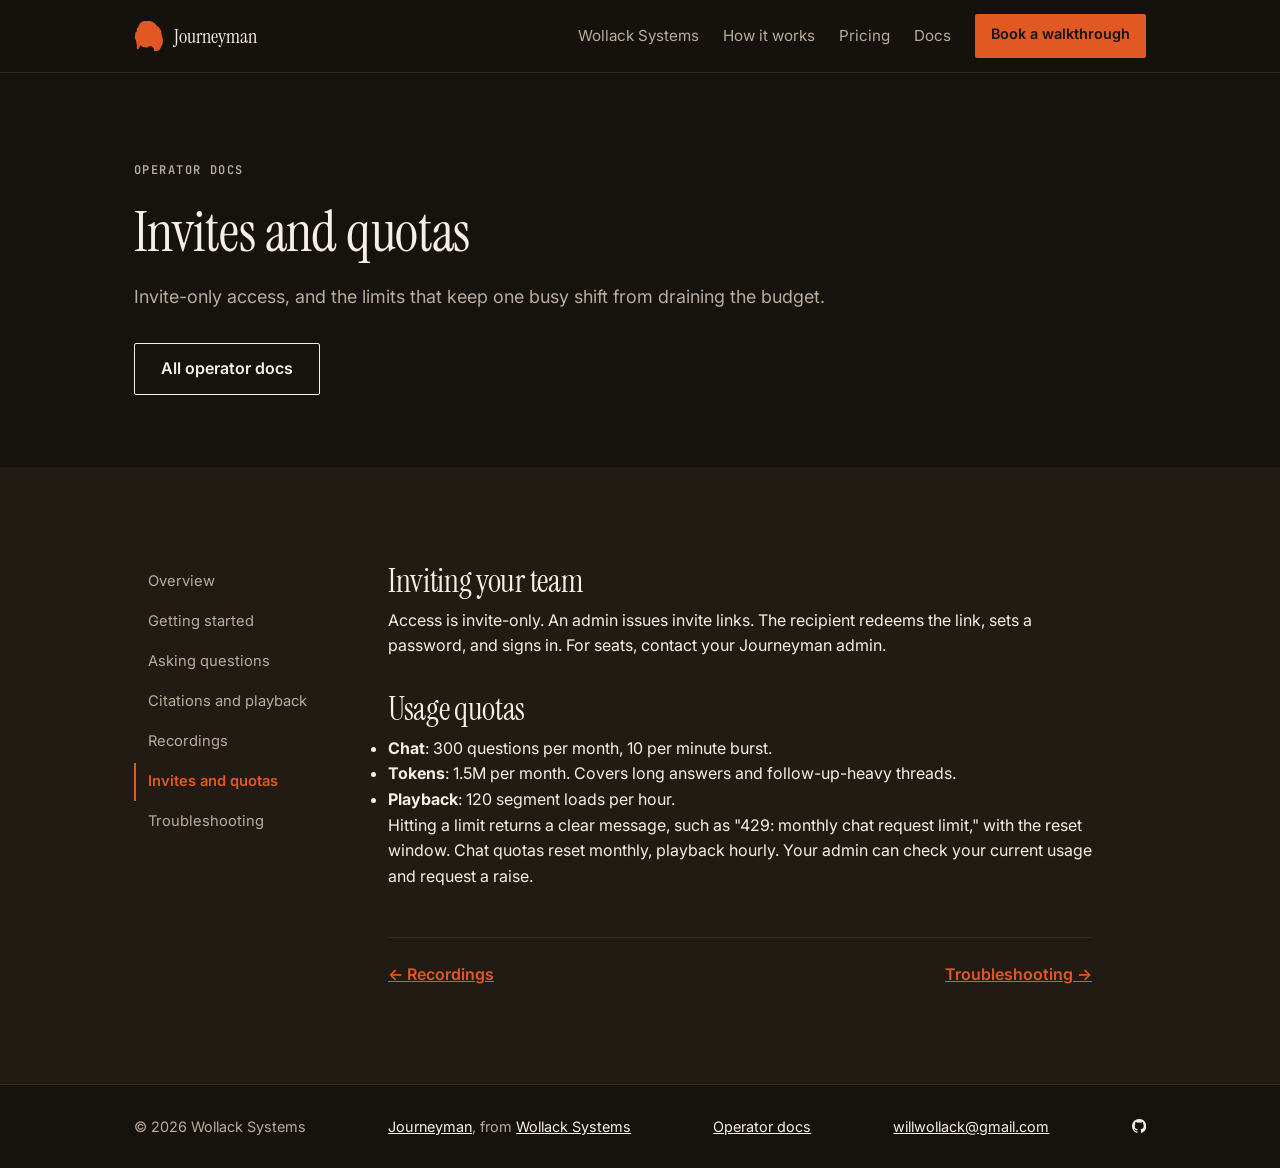
<file: docs/admin/index.html>
<!DOCTYPE html><html lang="en"><head><meta charset="UTF-8"><meta name="viewport" content="width=device-width, initial-scale=1.0"><title>Invites and quotas, Journeyman operator docs</title><meta name="description" content="Invite-only access, and the limits that keep one busy shift from draining the budget."><link rel="canonical" href="https://journeymanmfg.com/docs/admin/"><meta name="generator" content="Astro v7.3.2"><meta name="theme-color" content="#121316"><meta property="og:site_name" content="Journeyman"><meta property="og:type" content="website"><meta property="og:title" content="Invites and quotas, Journeyman operator docs"><meta property="og:description" content="Invite-only access, and the limits that keep one busy shift from draining the budget."><meta property="og:url" content="https://journeymanmfg.com/docs/admin/"><meta property="og:image" content="https://journeymanmfg.com/og-image.png"><meta property="og:image:width" content="1200"><meta property="og:image:height" content="630"><meta property="og:image:alt" content="Wollack Systems: charcoal title card with an electric blue accent rule and the Wollack Systems mark"><meta name="twitter:card" content="summary_large_image"><meta name="twitter:title" content="Invites and quotas, Journeyman operator docs"><meta name="twitter:description" content="Invite-only access, and the limits that keep one busy shift from draining the budget."><meta name="twitter:image" content="https://journeymanmfg.com/og-image.png"><meta name="twitter:image:alt" content="Wollack Systems: charcoal title card with an electric blue accent rule and the Wollack Systems mark"><link rel="sitemap" href="/sitemap-index.xml"><!--
      Canonical mark (issue #13): all three icons, and the navbar lockup in
      SiteHeader.astro, render the single path in src/lib/brand.ts.
      /favicon.svg is the adaptive vector cut (dark on light chrome, white on
      dark chrome); the 32px PNG is the fallback for engines that ignore SVG
      favicons, and the 180px apple-touch-icon is the tile variant iOS masks,
      so both rasters are the opaque charcoal tile rather than the bare mark.
    --><link rel="icon" type="image/svg+xml" sizes="any" href="/favicon.svg"><link rel="icon" type="image/png" sizes="32x32" href="/favicon-32.png"><link rel="apple-touch-icon" sizes="180x180" href="/apple-touch-icon.png"><link rel="preconnect" href="https://fonts.googleapis.com"><link rel="preconnect" href="https://fonts.gstatic.com" crossorigin><link rel="stylesheet" href="https://fonts.googleapis.com/css2?family=Instrument+Serif:ital@0;1&family=Inter:wght@400;500;600;700&family=JetBrains+Mono:wght@600&display=swap"><script type="application/ld+json">{"@context":"https://schema.org","@type":"Product","@id":"https://journeymanmfg.com/#product","name":"Journeyman","description":"Journeyman records how your most experienced operators do their work, in their own words, and turns it into a searchable library the plant can ask questions of and train from.","brand":{"@id":"https://journeymanmfg.com/#organization"},"url":"https://journeymanmfg.com/","manufacturer":{"@id":"https://journeymanmfg.com/#organization"}}</script><script type="application/ld+json">{"@context":"https://schema.org","@type":"TechArticle","@id":"https://journeymanmfg.com/docs/admin/#doc","url":"https://journeymanmfg.com/docs/admin/","name":"Invites and quotas","description":"Invite-only access, and the limits that keep one busy shift from draining the budget.","about":{"@id":"https://journeymanmfg.com/#product"},"isPartOf":{"@id":"https://journeymanmfg.com/docs/#docsindex"},"publisher":{"@id":"https://journeymanmfg.com/#organization"}}</script><script type="application/ld+json">{"@context":"https://schema.org","@type":"BreadcrumbList","itemListElement":[{"@type":"ListItem","position":1,"name":"Home","item":"https://journeymanmfg.com"},{"@type":"ListItem","position":2,"name":"Docs","item":"https://journeymanmfg.com/docs/"},{"@type":"ListItem","position":4,"name":"Invites and quotas","item":"https://journeymanmfg.com/docs/admin/"}]}</script><link rel="stylesheet" href="/_astro/schema.Yy2Inupc.css"><style>.docs-grid[data-astro-cid-j3wipfkx]{grid-template-columns:210px 1fr;align-items:start;gap:2.75rem;display:grid}.docs-aside[data-astro-cid-j3wipfkx]{position:sticky;top:5.5rem}.docs-nav[data-astro-cid-j3wipfkx]{flex-direction:column;gap:2px;display:flex}.docs-nav[data-astro-cid-j3wipfkx] a[data-astro-cid-j3wipfkx]{color:var(--color-text-secondary);border-radius:var(--radius-sm);border-left:2px solid #0000;padding:.45rem .75rem;font-size:.92rem;text-decoration:none;display:block}.docs-nav[data-astro-cid-j3wipfkx] a[data-astro-cid-j3wipfkx]:hover{color:var(--color-text-primary);background:var(--color-surface-subtle)}.docs-nav[data-astro-cid-j3wipfkx] a[data-astro-cid-j3wipfkx].active{color:var(--color-accent-blue);border-left-color:var(--color-accent-blue);background:var(--color-surface-subtle);font-weight:600}.docs-content[data-astro-cid-j3wipfkx]{min-width:0;max-width:44rem}@media (width<=760px){.docs-grid[data-astro-cid-j3wipfkx]{grid-template-columns:1fr;gap:1.5rem}.docs-aside[data-astro-cid-j3wipfkx]{position:static}.docs-nav[data-astro-cid-j3wipfkx]{flex-flow:wrap;gap:4px}.docs-nav[data-astro-cid-j3wipfkx] a[data-astro-cid-j3wipfkx]{border-bottom:2px solid #0000;border-left:none}.docs-nav[data-astro-cid-j3wipfkx] a[data-astro-cid-j3wipfkx].active{border-bottom-color:var(--color-accent-blue)}}
.docs-section[data-astro-cid-wyaoh547]{margin-bottom:2rem}.docs-section[data-astro-cid-wyaoh547] h2[data-astro-cid-wyaoh547]{text-align:left;margin-bottom:.5rem;max-width:none;margin-inline:0}.docs-pager[data-astro-cid-wyaoh547]{border-top:1px solid var(--color-border-subtle);justify-content:space-between;margin-top:3rem;padding-top:1.5rem;display:flex}.docs-pager[data-astro-cid-wyaoh547] a[data-astro-cid-wyaoh547]{color:var(--color-accent-blue);font-weight:600}.docs-pager[data-astro-cid-wyaoh547] a[data-astro-cid-wyaoh547]:hover{color:var(--color-accent-hover)}.docs-section[data-astro-cid-wyaoh547] p[data-astro-cid-wyaoh547] a[data-astro-cid-wyaoh547],.docs-section[data-astro-cid-wyaoh547] li[data-astro-cid-wyaoh547] a[data-astro-cid-wyaoh547]{color:var(--color-accent-blue)}.docs-section[data-astro-cid-wyaoh547] p[data-astro-cid-wyaoh547] a[data-astro-cid-wyaoh547]:hover,.docs-section[data-astro-cid-wyaoh547] li[data-astro-cid-wyaoh547] a[data-astro-cid-wyaoh547]:hover{color:var(--color-accent-hover)}
</style></head><body data-theme="journeyman"><a class="skip-link" href="#main-content">Skip to content</a><header class="site-header"><div class="container header-inner"><div class="brand"><a href="/"><svg class="brand-mark" width="30" height="30" viewBox="0 0 600 600" fill="currentColor" aria-hidden="true" focusable="false"><path d="M195 0 191 4.5 169 11.4 146 22.9 120 46.3 94.7 100 55 165 52.8 176 58.4 191 55.5 203 49 211.8 29 228.2 23.1 238 26.4 260 18.7 300 18.7 325 25.1 359 39.9 390 40.8 407 44.2 414 50.9 456 60.2 481 56.6 499 55.2 551 62 561.2 75 565.6 97 548.7 106 536 119.8 496 132 486.7 138.3 488 148 501.3 171 519.9 191 520.8 202 525.6 218 524.8 243 532.4 258 533.2 291 511 315 504.8 327 504.7 361 513.7 370 519.1 379.7 533 389.2 542 395.5 554 400.3 574 401 590 404.5 599 411 599.5 460.6 599 464 593.9 498 584 511 575.1 531.5 541 534.9 528 543.1 519 550 499.5 571.6 458 578.4 410 576.3 360 564 313 554.8 292 552.2 271 546.8 252 549.6 238 548.3 212 545 201 536.4 187 533.5 174 520 156.3 507.6 146 487.6 120 469.4 107 457 94.6 419 51 381 22.9 345 4.5 342.6 0 196 0Z"></path></svg><span class="brand-name">Journeyman</span></a></div><nav class="site-nav" aria-label="Primary navigation"><div class="desktop-nav-links"><a href="https://wollacksystems.github.io/">Wollack Systems</a><a href="/guides/#engage">How it works</a><a href="/guides/#pricing">Pricing</a><a href="/docs/">Docs</a></div><details class="mobile-nav"><summary>Menu</summary><div class="mobile-nav-links"><a href="https://wollacksystems.github.io/">Wollack Systems</a><a href="/guides/#engage">How it works</a><a href="/guides/#pricing">Pricing</a><a href="/docs/">Docs</a><a class="mobile-nav-cta" href="mailto:willwollack@gmail.com?subject=Journeyman%20walkthrough%20request">Book a walkthrough</a></div></details><a class="btn btn-primary btn-small nav-cta" href="mailto:willwollack@gmail.com?subject=Journeyman%20walkthrough%20request">Book a walkthrough</a></nav></div></header><main id="main-content" tabindex="-1"><section class="hero" data-astro-cid-wyaoh547><div class="container" data-astro-cid-wyaoh547><p class="eyebrow" data-astro-cid-wyaoh547>Operator docs</p><h1 data-astro-cid-wyaoh547>Invites and quotas</h1><p class="lede" data-astro-cid-wyaoh547>Invite-only access, and the limits that keep one busy shift from draining the budget.</p><div class="cta-row" data-astro-cid-wyaoh547><a class="btn btn-ghost" href="/docs/" data-astro-cid-wyaoh547>All operator docs</a></div></div></section><section class="section section-tinted" data-astro-cid-j3wipfkx><div class="container docs-grid" data-astro-cid-j3wipfkx><aside class="docs-aside" data-astro-cid-j3wipfkx><nav class="docs-nav" aria-label="Operator docs" data-astro-cid-j3wipfkx><a href="/docs/" data-astro-cid-j3wipfkx>Overview</a><a href="/docs/start/" data-astro-cid-j3wipfkx>Getting started</a><a href="/docs/asking/" data-astro-cid-j3wipfkx>Asking questions</a><a href="/docs/citations/" data-astro-cid-j3wipfkx>Citations and playback</a><a href="/docs/recordings/" data-astro-cid-j3wipfkx>Recordings</a><a href="/docs/admin/" class="active" data-astro-cid-j3wipfkx>Invites and quotas</a><a href="/docs/troubleshooting/" data-astro-cid-j3wipfkx>Troubleshooting</a></nav></aside><div class="docs-content" data-astro-cid-j3wipfkx><div class="docs-section" data-astro-cid-wyaoh547><h2 data-astro-cid-wyaoh547>Inviting your team</h2><p>Access is invite-only. An admin issues invite links. The recipient redeems the link, sets a password, and signs in. For seats, contact your Journeyman admin.</p></div><div class="docs-section" data-astro-cid-wyaoh547><h2 data-astro-cid-wyaoh547>Usage quotas</h2><ul>
          <li><strong>Chat</strong>: 300 questions per month, 10 per minute burst.</li>
          <li><strong>Tokens</strong>: 1.5M per month. Covers long answers and follow-up-heavy threads.</li>
          <li><strong>Playback</strong>: 120 segment loads per hour.</li>
        </ul>
        <p>Hitting a limit returns a clear message, such as "429: monthly chat request limit," with the reset window. Chat quotas reset monthly, playback hourly. Your admin can check your current usage and request a raise.</p></div><nav class="docs-pager" aria-label="More docs" data-astro-cid-wyaoh547><a href="/docs/recordings/" data-astro-cid-wyaoh547>&#8592; Recordings</a><a href="/docs/troubleshooting/" data-astro-cid-wyaoh547>Troubleshooting &#8594;</a></nav></div></div></section></main><footer class="site-footer"><div class="container footer-inner"><span>&copy; 2026 Wollack Systems</span><span><a href="/">Journeyman</a>, from <a href="https://wollacksystems.github.io/">Wollack Systems</a></span><span><a href="/docs/">Operator docs</a></span><a href="mailto:willwollack@gmail.com">willwollack@gmail.com</a><a href="https://github.com/wollacksystems" class="github-link" aria-label="Wollack Systems on GitHub" rel="noopener"><svg class="github-icon" viewBox="0 0 16 16" fill="currentColor" aria-hidden="true"><path d="M8 0C3.58 0 0 3.58 0 8c0 3.54 2.29 6.53 5.47 7.59.4.07.55-.17.55-.38 0-.19-.01-.82-.01-1.49-2.01.37-2.53-.49-2.69-.94-.09-.23-.48-.94-.82-1.13-.28-.15-.68-.52-.01-.53.63-.01 1.08.58 1.23.82.72 1.21 1.87.87 2.33.66.07-.52.28-.87.51-1.07-1.78-.2-3.64-.89-3.64-3.95 0-.87.31-1.59.82-2.15-.08-.2-.36-1.02.08-2.12 0 0 .67-.21 2.2.82.64-.18 1.32-.27 2-.27s1.36.09 2 .27c1.53-1.04 2.2-.82 2.2-.82.44 1.1.16 1.92.08 2.12.51.56.82 1.27.82 2.15 0 3.07-1.87 3.75-3.65 3.95.29.25.54.73.54 1.48 0 1.07-.01 1.93-.01 2.2 0 .21.15.46.55.38A8.01 8.01 0 0 0 16 8c0-4.42-3.58-8-8-8Z"></path></svg></a></div></footer></body></html>
</file>
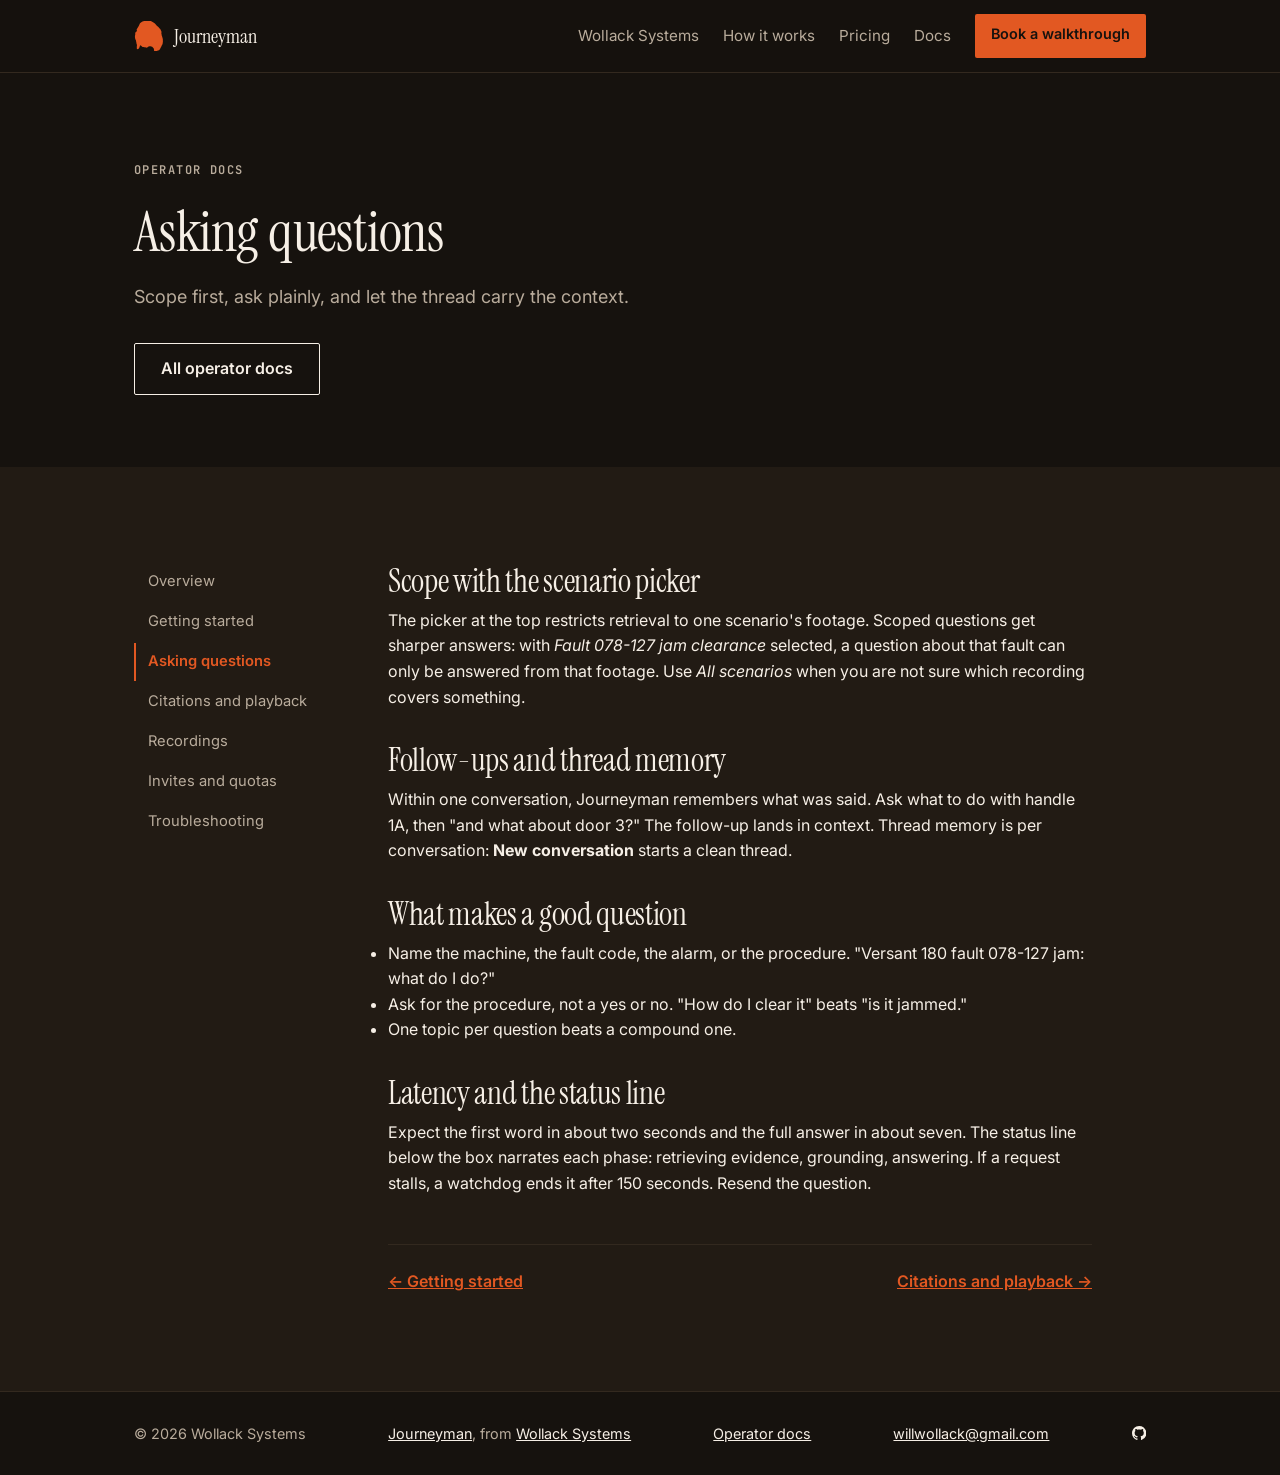
<file: docs/asking/index.html>
<!DOCTYPE html><html lang="en"><head><meta charset="UTF-8"><meta name="viewport" content="width=device-width, initial-scale=1.0"><title>Asking questions, Journeyman operator docs</title><meta name="description" content="Scope first, ask plainly, and let the thread carry the context."><link rel="canonical" href="https://journeymanmfg.com/docs/asking/"><meta name="generator" content="Astro v7.3.2"><meta name="theme-color" content="#121316"><meta property="og:site_name" content="Journeyman"><meta property="og:type" content="website"><meta property="og:title" content="Asking questions, Journeyman operator docs"><meta property="og:description" content="Scope first, ask plainly, and let the thread carry the context."><meta property="og:url" content="https://journeymanmfg.com/docs/asking/"><meta property="og:image" content="https://journeymanmfg.com/og-image.png"><meta property="og:image:width" content="1200"><meta property="og:image:height" content="630"><meta property="og:image:alt" content="Wollack Systems: charcoal title card with an electric blue accent rule and the Wollack Systems mark"><meta name="twitter:card" content="summary_large_image"><meta name="twitter:title" content="Asking questions, Journeyman operator docs"><meta name="twitter:description" content="Scope first, ask plainly, and let the thread carry the context."><meta name="twitter:image" content="https://journeymanmfg.com/og-image.png"><meta name="twitter:image:alt" content="Wollack Systems: charcoal title card with an electric blue accent rule and the Wollack Systems mark"><link rel="sitemap" href="/sitemap-index.xml"><!--
      Canonical mark (issue #13): all three icons, and the navbar lockup in
      SiteHeader.astro, render the single path in src/lib/brand.ts.
      /favicon.svg is the adaptive vector cut (dark on light chrome, white on
      dark chrome); the 32px PNG is the fallback for engines that ignore SVG
      favicons, and the 180px apple-touch-icon is the tile variant iOS masks,
      so both rasters are the opaque charcoal tile rather than the bare mark.
    --><link rel="icon" type="image/svg+xml" sizes="any" href="/favicon.svg"><link rel="icon" type="image/png" sizes="32x32" href="/favicon-32.png"><link rel="apple-touch-icon" sizes="180x180" href="/apple-touch-icon.png"><link rel="preconnect" href="https://fonts.googleapis.com"><link rel="preconnect" href="https://fonts.gstatic.com" crossorigin><link rel="stylesheet" href="https://fonts.googleapis.com/css2?family=Instrument+Serif:ital@0;1&family=Inter:wght@400;500;600;700&family=JetBrains+Mono:wght@600&display=swap"><script type="application/ld+json">{"@context":"https://schema.org","@type":"Product","@id":"https://journeymanmfg.com/#product","name":"Journeyman","description":"Journeyman records how your most experienced operators do their work, in their own words, and turns it into a searchable library the plant can ask questions of and train from.","brand":{"@id":"https://journeymanmfg.com/#organization"},"url":"https://journeymanmfg.com/","manufacturer":{"@id":"https://journeymanmfg.com/#organization"}}</script><script type="application/ld+json">{"@context":"https://schema.org","@type":"TechArticle","@id":"https://journeymanmfg.com/docs/asking/#doc","url":"https://journeymanmfg.com/docs/asking/","name":"Asking questions","description":"Scope first, ask plainly, and let the thread carry the context.","about":{"@id":"https://journeymanmfg.com/#product"},"isPartOf":{"@id":"https://journeymanmfg.com/docs/#docsindex"},"publisher":{"@id":"https://journeymanmfg.com/#organization"}}</script><script type="application/ld+json">{"@context":"https://schema.org","@type":"BreadcrumbList","itemListElement":[{"@type":"ListItem","position":1,"name":"Home","item":"https://journeymanmfg.com"},{"@type":"ListItem","position":2,"name":"Docs","item":"https://journeymanmfg.com/docs/"},{"@type":"ListItem","position":4,"name":"Asking questions","item":"https://journeymanmfg.com/docs/asking/"}]}</script><link rel="stylesheet" href="/_astro/schema.Yy2Inupc.css"><style>.docs-grid[data-astro-cid-j3wipfkx]{grid-template-columns:210px 1fr;align-items:start;gap:2.75rem;display:grid}.docs-aside[data-astro-cid-j3wipfkx]{position:sticky;top:5.5rem}.docs-nav[data-astro-cid-j3wipfkx]{flex-direction:column;gap:2px;display:flex}.docs-nav[data-astro-cid-j3wipfkx] a[data-astro-cid-j3wipfkx]{color:var(--color-text-secondary);border-radius:var(--radius-sm);border-left:2px solid #0000;padding:.45rem .75rem;font-size:.92rem;text-decoration:none;display:block}.docs-nav[data-astro-cid-j3wipfkx] a[data-astro-cid-j3wipfkx]:hover{color:var(--color-text-primary);background:var(--color-surface-subtle)}.docs-nav[data-astro-cid-j3wipfkx] a[data-astro-cid-j3wipfkx].active{color:var(--color-accent-blue);border-left-color:var(--color-accent-blue);background:var(--color-surface-subtle);font-weight:600}.docs-content[data-astro-cid-j3wipfkx]{min-width:0;max-width:44rem}@media (width<=760px){.docs-grid[data-astro-cid-j3wipfkx]{grid-template-columns:1fr;gap:1.5rem}.docs-aside[data-astro-cid-j3wipfkx]{position:static}.docs-nav[data-astro-cid-j3wipfkx]{flex-flow:wrap;gap:4px}.docs-nav[data-astro-cid-j3wipfkx] a[data-astro-cid-j3wipfkx]{border-bottom:2px solid #0000;border-left:none}.docs-nav[data-astro-cid-j3wipfkx] a[data-astro-cid-j3wipfkx].active{border-bottom-color:var(--color-accent-blue)}}
.docs-section[data-astro-cid-wyaoh547]{margin-bottom:2rem}.docs-section[data-astro-cid-wyaoh547] h2[data-astro-cid-wyaoh547]{text-align:left;margin-bottom:.5rem;max-width:none;margin-inline:0}.docs-pager[data-astro-cid-wyaoh547]{border-top:1px solid var(--color-border-subtle);justify-content:space-between;margin-top:3rem;padding-top:1.5rem;display:flex}.docs-pager[data-astro-cid-wyaoh547] a[data-astro-cid-wyaoh547]{color:var(--color-accent-blue);font-weight:600}.docs-pager[data-astro-cid-wyaoh547] a[data-astro-cid-wyaoh547]:hover{color:var(--color-accent-hover)}.docs-section[data-astro-cid-wyaoh547] p[data-astro-cid-wyaoh547] a[data-astro-cid-wyaoh547],.docs-section[data-astro-cid-wyaoh547] li[data-astro-cid-wyaoh547] a[data-astro-cid-wyaoh547]{color:var(--color-accent-blue)}.docs-section[data-astro-cid-wyaoh547] p[data-astro-cid-wyaoh547] a[data-astro-cid-wyaoh547]:hover,.docs-section[data-astro-cid-wyaoh547] li[data-astro-cid-wyaoh547] a[data-astro-cid-wyaoh547]:hover{color:var(--color-accent-hover)}
</style></head><body data-theme="journeyman"><a class="skip-link" href="#main-content">Skip to content</a><header class="site-header"><div class="container header-inner"><div class="brand"><a href="/"><svg class="brand-mark" width="30" height="30" viewBox="0 0 600 600" fill="currentColor" aria-hidden="true" focusable="false"><path d="M195 0 191 4.5 169 11.4 146 22.9 120 46.3 94.7 100 55 165 52.8 176 58.4 191 55.5 203 49 211.8 29 228.2 23.1 238 26.4 260 18.7 300 18.7 325 25.1 359 39.9 390 40.8 407 44.2 414 50.9 456 60.2 481 56.6 499 55.2 551 62 561.2 75 565.6 97 548.7 106 536 119.8 496 132 486.7 138.3 488 148 501.3 171 519.9 191 520.8 202 525.6 218 524.8 243 532.4 258 533.2 291 511 315 504.8 327 504.7 361 513.7 370 519.1 379.7 533 389.2 542 395.5 554 400.3 574 401 590 404.5 599 411 599.5 460.6 599 464 593.9 498 584 511 575.1 531.5 541 534.9 528 543.1 519 550 499.5 571.6 458 578.4 410 576.3 360 564 313 554.8 292 552.2 271 546.8 252 549.6 238 548.3 212 545 201 536.4 187 533.5 174 520 156.3 507.6 146 487.6 120 469.4 107 457 94.6 419 51 381 22.9 345 4.5 342.6 0 196 0Z"></path></svg><span class="brand-name">Journeyman</span></a></div><nav class="site-nav" aria-label="Primary navigation"><div class="desktop-nav-links"><a href="https://wollacksystems.github.io/">Wollack Systems</a><a href="/guides/#engage">How it works</a><a href="/guides/#pricing">Pricing</a><a href="/docs/">Docs</a></div><details class="mobile-nav"><summary>Menu</summary><div class="mobile-nav-links"><a href="https://wollacksystems.github.io/">Wollack Systems</a><a href="/guides/#engage">How it works</a><a href="/guides/#pricing">Pricing</a><a href="/docs/">Docs</a><a class="mobile-nav-cta" href="mailto:willwollack@gmail.com?subject=Journeyman%20walkthrough%20request">Book a walkthrough</a></div></details><a class="btn btn-primary btn-small nav-cta" href="mailto:willwollack@gmail.com?subject=Journeyman%20walkthrough%20request">Book a walkthrough</a></nav></div></header><main id="main-content" tabindex="-1"><section class="hero" data-astro-cid-wyaoh547><div class="container" data-astro-cid-wyaoh547><p class="eyebrow" data-astro-cid-wyaoh547>Operator docs</p><h1 data-astro-cid-wyaoh547>Asking questions</h1><p class="lede" data-astro-cid-wyaoh547>Scope first, ask plainly, and let the thread carry the context.</p><div class="cta-row" data-astro-cid-wyaoh547><a class="btn btn-ghost" href="/docs/" data-astro-cid-wyaoh547>All operator docs</a></div></div></section><section class="section section-tinted" data-astro-cid-j3wipfkx><div class="container docs-grid" data-astro-cid-j3wipfkx><aside class="docs-aside" data-astro-cid-j3wipfkx><nav class="docs-nav" aria-label="Operator docs" data-astro-cid-j3wipfkx><a href="/docs/" data-astro-cid-j3wipfkx>Overview</a><a href="/docs/start/" data-astro-cid-j3wipfkx>Getting started</a><a href="/docs/asking/" class="active" data-astro-cid-j3wipfkx>Asking questions</a><a href="/docs/citations/" data-astro-cid-j3wipfkx>Citations and playback</a><a href="/docs/recordings/" data-astro-cid-j3wipfkx>Recordings</a><a href="/docs/admin/" data-astro-cid-j3wipfkx>Invites and quotas</a><a href="/docs/troubleshooting/" data-astro-cid-j3wipfkx>Troubleshooting</a></nav></aside><div class="docs-content" data-astro-cid-j3wipfkx><div class="docs-section" data-astro-cid-wyaoh547><h2 data-astro-cid-wyaoh547>Scope with the scenario picker</h2><p>The picker at the top restricts retrieval to one scenario's footage. Scoped questions get sharper answers: with <em>Fault 078-127 jam clearance</em> selected, a question about that fault can only be answered from that footage. Use <em>All scenarios</em> when you are not sure which recording covers something.</p></div><div class="docs-section" data-astro-cid-wyaoh547><h2 data-astro-cid-wyaoh547>Follow-ups and thread memory</h2><p>Within one conversation, Journeyman remembers what was said. Ask what to do with handle 1A, then "and what about door 3?" The follow-up lands in context. Thread memory is per conversation: <strong>New conversation</strong> starts a clean thread.</p></div><div class="docs-section" data-astro-cid-wyaoh547><h2 data-astro-cid-wyaoh547>What makes a good question</h2><ul>
          <li>Name the machine, the fault code, the alarm, or the procedure. "Versant 180 fault 078-127 jam: what do I do?"</li>
          <li>Ask for the procedure, not a yes or no. "How do I clear it" beats "is it jammed."</li>
          <li>One topic per question beats a compound one.</li>
        </ul></div><div class="docs-section" data-astro-cid-wyaoh547><h2 data-astro-cid-wyaoh547>Latency and the status line</h2><p>Expect the first word in about two seconds and the full answer in about seven. The status line below the box narrates each phase: retrieving evidence, grounding, answering. If a request stalls, a watchdog ends it after 150 seconds. Resend the question.</p></div><nav class="docs-pager" aria-label="More docs" data-astro-cid-wyaoh547><a href="/docs/start/" data-astro-cid-wyaoh547>&#8592; Getting started</a><a href="/docs/citations/" data-astro-cid-wyaoh547>Citations and playback &#8594;</a></nav></div></div></section></main><footer class="site-footer"><div class="container footer-inner"><span>&copy; 2026 Wollack Systems</span><span><a href="/">Journeyman</a>, from <a href="https://wollacksystems.github.io/">Wollack Systems</a></span><span><a href="/docs/">Operator docs</a></span><a href="mailto:willwollack@gmail.com">willwollack@gmail.com</a><a href="https://github.com/wollacksystems" class="github-link" aria-label="Wollack Systems on GitHub" rel="noopener"><svg class="github-icon" viewBox="0 0 16 16" fill="currentColor" aria-hidden="true"><path d="M8 0C3.58 0 0 3.58 0 8c0 3.54 2.29 6.53 5.47 7.59.4.07.55-.17.55-.38 0-.19-.01-.82-.01-1.49-2.01.37-2.53-.49-2.69-.94-.09-.23-.48-.94-.82-1.13-.28-.15-.68-.52-.01-.53.63-.01 1.08.58 1.23.82.72 1.21 1.87.87 2.33.66.07-.52.28-.87.51-1.07-1.78-.2-3.64-.89-3.64-3.95 0-.87.31-1.59.82-2.15-.08-.2-.36-1.02.08-2.12 0 0 .67-.21 2.2.82.64-.18 1.32-.27 2-.27s1.36.09 2 .27c1.53-1.04 2.2-.82 2.2-.82.44 1.1.16 1.92.08 2.12.51.56.82 1.27.82 2.15 0 3.07-1.87 3.75-3.65 3.95.29.25.54.73.54 1.48 0 1.07-.01 1.93-.01 2.2 0 .21.15.46.55.38A8.01 8.01 0 0 0 16 8c0-4.42-3.58-8-8-8Z"></path></svg></a></div></footer></body></html>
</file>
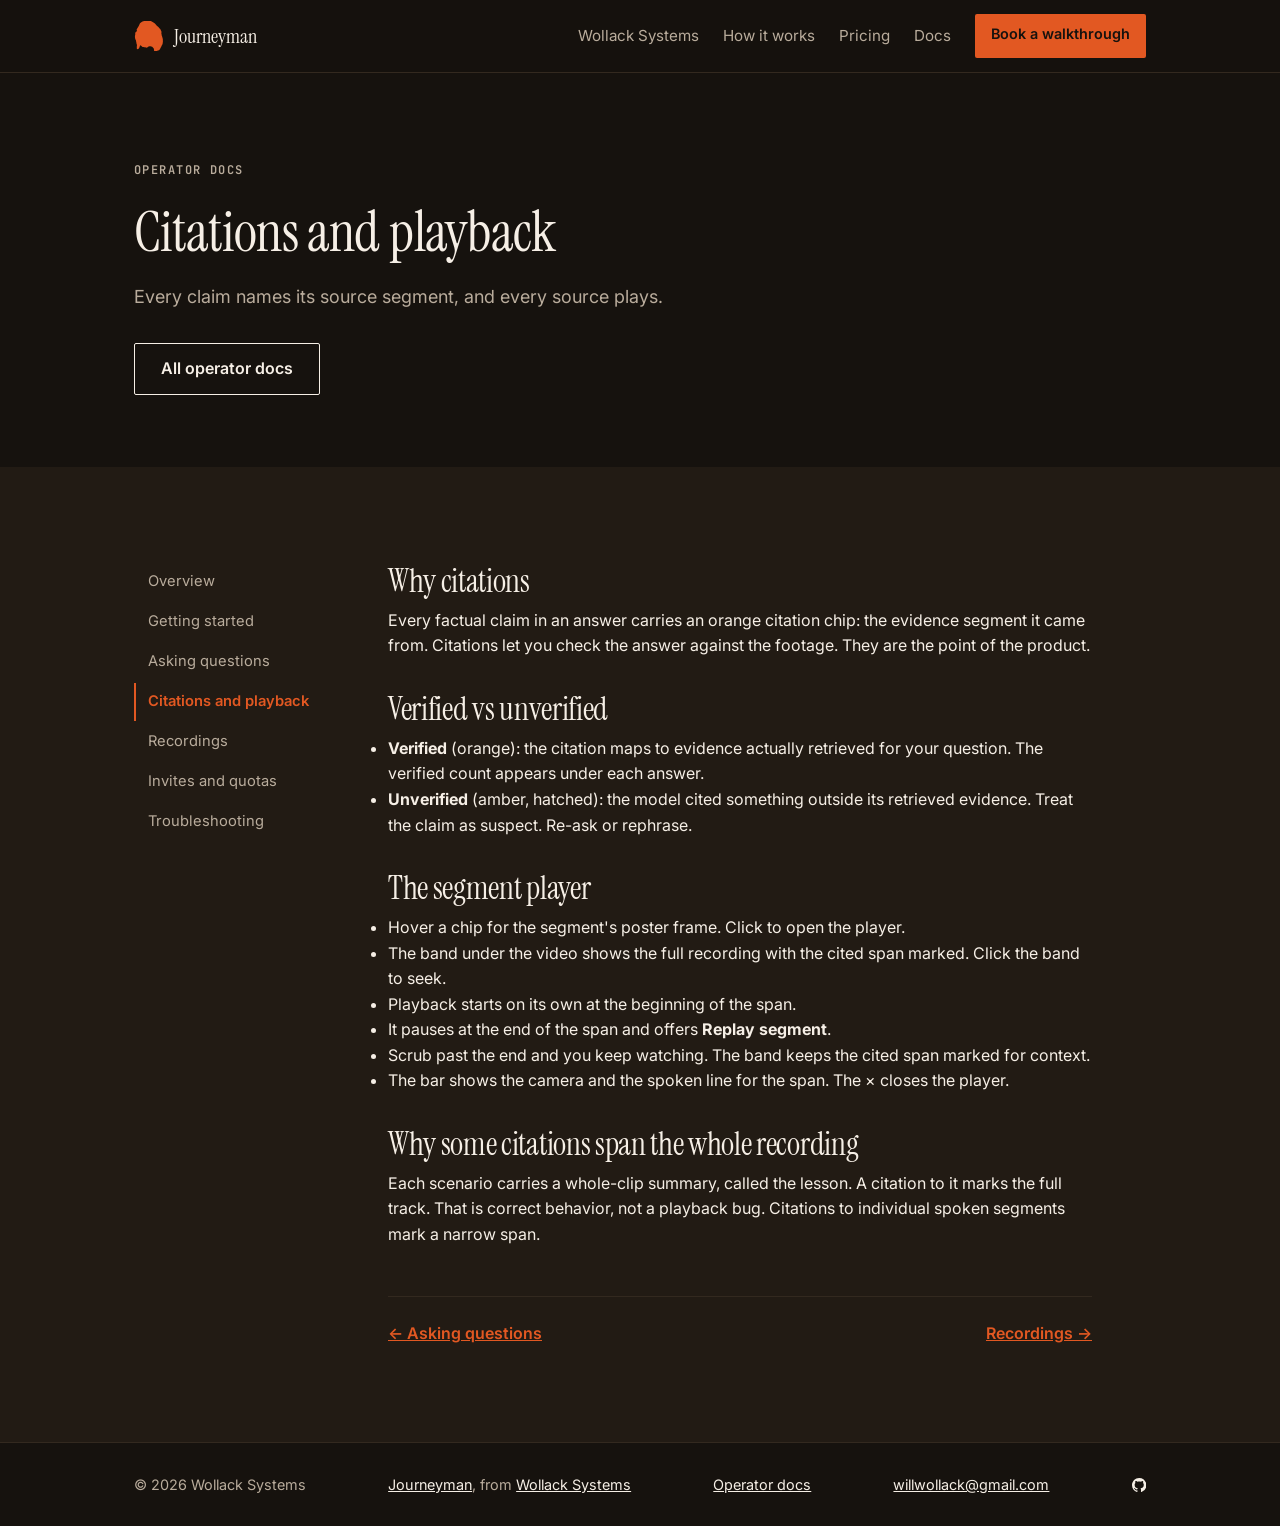
<file: docs/citations/index.html>
<!DOCTYPE html><html lang="en"><head><meta charset="UTF-8"><meta name="viewport" content="width=device-width, initial-scale=1.0"><title>Citations and playback, Journeyman operator docs</title><meta name="description" content="Every claim names its source segment, and every source plays."><link rel="canonical" href="https://journeymanmfg.com/docs/citations/"><meta name="generator" content="Astro v7.3.2"><meta name="theme-color" content="#121316"><meta property="og:site_name" content="Journeyman"><meta property="og:type" content="website"><meta property="og:title" content="Citations and playback, Journeyman operator docs"><meta property="og:description" content="Every claim names its source segment, and every source plays."><meta property="og:url" content="https://journeymanmfg.com/docs/citations/"><meta property="og:image" content="https://journeymanmfg.com/og-image.png"><meta property="og:image:width" content="1200"><meta property="og:image:height" content="630"><meta property="og:image:alt" content="Wollack Systems: charcoal title card with an electric blue accent rule and the Wollack Systems mark"><meta name="twitter:card" content="summary_large_image"><meta name="twitter:title" content="Citations and playback, Journeyman operator docs"><meta name="twitter:description" content="Every claim names its source segment, and every source plays."><meta name="twitter:image" content="https://journeymanmfg.com/og-image.png"><meta name="twitter:image:alt" content="Wollack Systems: charcoal title card with an electric blue accent rule and the Wollack Systems mark"><link rel="sitemap" href="/sitemap-index.xml"><!--
      Canonical mark (issue #13): all three icons, and the navbar lockup in
      SiteHeader.astro, render the single path in src/lib/brand.ts.
      /favicon.svg is the adaptive vector cut (dark on light chrome, white on
      dark chrome); the 32px PNG is the fallback for engines that ignore SVG
      favicons, and the 180px apple-touch-icon is the tile variant iOS masks,
      so both rasters are the opaque charcoal tile rather than the bare mark.
    --><link rel="icon" type="image/svg+xml" sizes="any" href="/favicon.svg"><link rel="icon" type="image/png" sizes="32x32" href="/favicon-32.png"><link rel="apple-touch-icon" sizes="180x180" href="/apple-touch-icon.png"><link rel="preconnect" href="https://fonts.googleapis.com"><link rel="preconnect" href="https://fonts.gstatic.com" crossorigin><link rel="stylesheet" href="https://fonts.googleapis.com/css2?family=Instrument+Serif:ital@0;1&family=Inter:wght@400;500;600;700&family=JetBrains+Mono:wght@600&display=swap"><script type="application/ld+json">{"@context":"https://schema.org","@type":"Product","@id":"https://journeymanmfg.com/#product","name":"Journeyman","description":"Journeyman records how your most experienced operators do their work, in their own words, and turns it into a searchable library the plant can ask questions of and train from.","brand":{"@id":"https://journeymanmfg.com/#organization"},"url":"https://journeymanmfg.com/","manufacturer":{"@id":"https://journeymanmfg.com/#organization"}}</script><script type="application/ld+json">{"@context":"https://schema.org","@type":"TechArticle","@id":"https://journeymanmfg.com/docs/citations/#doc","url":"https://journeymanmfg.com/docs/citations/","name":"Citations and playback","description":"Every claim names its source segment, and every source plays.","about":{"@id":"https://journeymanmfg.com/#product"},"isPartOf":{"@id":"https://journeymanmfg.com/docs/#docsindex"},"publisher":{"@id":"https://journeymanmfg.com/#organization"}}</script><script type="application/ld+json">{"@context":"https://schema.org","@type":"BreadcrumbList","itemListElement":[{"@type":"ListItem","position":1,"name":"Home","item":"https://journeymanmfg.com"},{"@type":"ListItem","position":2,"name":"Docs","item":"https://journeymanmfg.com/docs/"},{"@type":"ListItem","position":4,"name":"Citations and playback","item":"https://journeymanmfg.com/docs/citations/"}]}</script><link rel="stylesheet" href="/_astro/schema.Yy2Inupc.css"><style>.docs-grid[data-astro-cid-j3wipfkx]{grid-template-columns:210px 1fr;align-items:start;gap:2.75rem;display:grid}.docs-aside[data-astro-cid-j3wipfkx]{position:sticky;top:5.5rem}.docs-nav[data-astro-cid-j3wipfkx]{flex-direction:column;gap:2px;display:flex}.docs-nav[data-astro-cid-j3wipfkx] a[data-astro-cid-j3wipfkx]{color:var(--color-text-secondary);border-radius:var(--radius-sm);border-left:2px solid #0000;padding:.45rem .75rem;font-size:.92rem;text-decoration:none;display:block}.docs-nav[data-astro-cid-j3wipfkx] a[data-astro-cid-j3wipfkx]:hover{color:var(--color-text-primary);background:var(--color-surface-subtle)}.docs-nav[data-astro-cid-j3wipfkx] a[data-astro-cid-j3wipfkx].active{color:var(--color-accent-blue);border-left-color:var(--color-accent-blue);background:var(--color-surface-subtle);font-weight:600}.docs-content[data-astro-cid-j3wipfkx]{min-width:0;max-width:44rem}@media (width<=760px){.docs-grid[data-astro-cid-j3wipfkx]{grid-template-columns:1fr;gap:1.5rem}.docs-aside[data-astro-cid-j3wipfkx]{position:static}.docs-nav[data-astro-cid-j3wipfkx]{flex-flow:wrap;gap:4px}.docs-nav[data-astro-cid-j3wipfkx] a[data-astro-cid-j3wipfkx]{border-bottom:2px solid #0000;border-left:none}.docs-nav[data-astro-cid-j3wipfkx] a[data-astro-cid-j3wipfkx].active{border-bottom-color:var(--color-accent-blue)}}
.docs-section[data-astro-cid-wyaoh547]{margin-bottom:2rem}.docs-section[data-astro-cid-wyaoh547] h2[data-astro-cid-wyaoh547]{text-align:left;margin-bottom:.5rem;max-width:none;margin-inline:0}.docs-pager[data-astro-cid-wyaoh547]{border-top:1px solid var(--color-border-subtle);justify-content:space-between;margin-top:3rem;padding-top:1.5rem;display:flex}.docs-pager[data-astro-cid-wyaoh547] a[data-astro-cid-wyaoh547]{color:var(--color-accent-blue);font-weight:600}.docs-pager[data-astro-cid-wyaoh547] a[data-astro-cid-wyaoh547]:hover{color:var(--color-accent-hover)}.docs-section[data-astro-cid-wyaoh547] p[data-astro-cid-wyaoh547] a[data-astro-cid-wyaoh547],.docs-section[data-astro-cid-wyaoh547] li[data-astro-cid-wyaoh547] a[data-astro-cid-wyaoh547]{color:var(--color-accent-blue)}.docs-section[data-astro-cid-wyaoh547] p[data-astro-cid-wyaoh547] a[data-astro-cid-wyaoh547]:hover,.docs-section[data-astro-cid-wyaoh547] li[data-astro-cid-wyaoh547] a[data-astro-cid-wyaoh547]:hover{color:var(--color-accent-hover)}
</style></head><body data-theme="journeyman"><a class="skip-link" href="#main-content">Skip to content</a><header class="site-header"><div class="container header-inner"><div class="brand"><a href="/"><svg class="brand-mark" width="30" height="30" viewBox="0 0 600 600" fill="currentColor" aria-hidden="true" focusable="false"><path d="M195 0 191 4.5 169 11.4 146 22.9 120 46.3 94.7 100 55 165 52.8 176 58.4 191 55.5 203 49 211.8 29 228.2 23.1 238 26.4 260 18.7 300 18.7 325 25.1 359 39.9 390 40.8 407 44.2 414 50.9 456 60.2 481 56.6 499 55.2 551 62 561.2 75 565.6 97 548.7 106 536 119.8 496 132 486.7 138.3 488 148 501.3 171 519.9 191 520.8 202 525.6 218 524.8 243 532.4 258 533.2 291 511 315 504.8 327 504.7 361 513.7 370 519.1 379.7 533 389.2 542 395.5 554 400.3 574 401 590 404.5 599 411 599.5 460.6 599 464 593.9 498 584 511 575.1 531.5 541 534.9 528 543.1 519 550 499.5 571.6 458 578.4 410 576.3 360 564 313 554.8 292 552.2 271 546.8 252 549.6 238 548.3 212 545 201 536.4 187 533.5 174 520 156.3 507.6 146 487.6 120 469.4 107 457 94.6 419 51 381 22.9 345 4.5 342.6 0 196 0Z"></path></svg><span class="brand-name">Journeyman</span></a></div><nav class="site-nav" aria-label="Primary navigation"><div class="desktop-nav-links"><a href="https://wollacksystems.github.io/">Wollack Systems</a><a href="/guides/#engage">How it works</a><a href="/guides/#pricing">Pricing</a><a href="/docs/">Docs</a></div><details class="mobile-nav"><summary>Menu</summary><div class="mobile-nav-links"><a href="https://wollacksystems.github.io/">Wollack Systems</a><a href="/guides/#engage">How it works</a><a href="/guides/#pricing">Pricing</a><a href="/docs/">Docs</a><a class="mobile-nav-cta" href="mailto:willwollack@gmail.com?subject=Journeyman%20walkthrough%20request">Book a walkthrough</a></div></details><a class="btn btn-primary btn-small nav-cta" href="mailto:willwollack@gmail.com?subject=Journeyman%20walkthrough%20request">Book a walkthrough</a></nav></div></header><main id="main-content" tabindex="-1"><section class="hero" data-astro-cid-wyaoh547><div class="container" data-astro-cid-wyaoh547><p class="eyebrow" data-astro-cid-wyaoh547>Operator docs</p><h1 data-astro-cid-wyaoh547>Citations and playback</h1><p class="lede" data-astro-cid-wyaoh547>Every claim names its source segment, and every source plays.</p><div class="cta-row" data-astro-cid-wyaoh547><a class="btn btn-ghost" href="/docs/" data-astro-cid-wyaoh547>All operator docs</a></div></div></section><section class="section section-tinted" data-astro-cid-j3wipfkx><div class="container docs-grid" data-astro-cid-j3wipfkx><aside class="docs-aside" data-astro-cid-j3wipfkx><nav class="docs-nav" aria-label="Operator docs" data-astro-cid-j3wipfkx><a href="/docs/" data-astro-cid-j3wipfkx>Overview</a><a href="/docs/start/" data-astro-cid-j3wipfkx>Getting started</a><a href="/docs/asking/" data-astro-cid-j3wipfkx>Asking questions</a><a href="/docs/citations/" class="active" data-astro-cid-j3wipfkx>Citations and playback</a><a href="/docs/recordings/" data-astro-cid-j3wipfkx>Recordings</a><a href="/docs/admin/" data-astro-cid-j3wipfkx>Invites and quotas</a><a href="/docs/troubleshooting/" data-astro-cid-j3wipfkx>Troubleshooting</a></nav></aside><div class="docs-content" data-astro-cid-j3wipfkx><div class="docs-section" data-astro-cid-wyaoh547><h2 data-astro-cid-wyaoh547>Why citations</h2><p>Every factual claim in an answer carries an orange citation chip: the evidence segment it came from. Citations let you check the answer against the footage. They are the point of the product.</p></div><div class="docs-section" data-astro-cid-wyaoh547><h2 data-astro-cid-wyaoh547>Verified vs unverified</h2><ul>
          <li><strong>Verified</strong> (orange): the citation maps to evidence actually retrieved for your question. The verified count appears under each answer.</li>
          <li><strong>Unverified</strong> (amber, hatched): the model cited something outside its retrieved evidence. Treat the claim as suspect. Re-ask or rephrase.</li>
        </ul></div><div class="docs-section" data-astro-cid-wyaoh547><h2 data-astro-cid-wyaoh547>The segment player</h2><ul>
          <li>Hover a chip for the segment's poster frame. Click to open the player.</li>
          <li>The band under the video shows the full recording with the cited span marked. Click the band to seek.</li>
          <li>Playback starts on its own at the beginning of the span.</li>
          <li>It pauses at the end of the span and offers <strong>Replay segment</strong>.</li>
          <li>Scrub past the end and you keep watching. The band keeps the cited span marked for context.</li>
          <li>The bar shows the camera and the spoken line for the span. The × closes the player.</li>
        </ul></div><div class="docs-section" data-astro-cid-wyaoh547><h2 data-astro-cid-wyaoh547>Why some citations span the whole recording</h2><p>Each scenario carries a whole-clip summary, called the lesson. A citation to it marks the full track. That is correct behavior, not a playback bug. Citations to individual spoken segments mark a narrow span.</p></div><nav class="docs-pager" aria-label="More docs" data-astro-cid-wyaoh547><a href="/docs/asking/" data-astro-cid-wyaoh547>&#8592; Asking questions</a><a href="/docs/recordings/" data-astro-cid-wyaoh547>Recordings &#8594;</a></nav></div></div></section></main><footer class="site-footer"><div class="container footer-inner"><span>&copy; 2026 Wollack Systems</span><span><a href="/">Journeyman</a>, from <a href="https://wollacksystems.github.io/">Wollack Systems</a></span><span><a href="/docs/">Operator docs</a></span><a href="mailto:willwollack@gmail.com">willwollack@gmail.com</a><a href="https://github.com/wollacksystems" class="github-link" aria-label="Wollack Systems on GitHub" rel="noopener"><svg class="github-icon" viewBox="0 0 16 16" fill="currentColor" aria-hidden="true"><path d="M8 0C3.58 0 0 3.58 0 8c0 3.54 2.29 6.53 5.47 7.59.4.07.55-.17.55-.38 0-.19-.01-.82-.01-1.49-2.01.37-2.53-.49-2.69-.94-.09-.23-.48-.94-.82-1.13-.28-.15-.68-.52-.01-.53.63-.01 1.08.58 1.23.82.72 1.21 1.87.87 2.33.66.07-.52.28-.87.51-1.07-1.78-.2-3.64-.89-3.64-3.95 0-.87.31-1.59.82-2.15-.08-.2-.36-1.02.08-2.12 0 0 .67-.21 2.2.82.64-.18 1.32-.27 2-.27s1.36.09 2 .27c1.53-1.04 2.2-.82 2.2-.82.44 1.1.16 1.92.08 2.12.51.56.82 1.27.82 2.15 0 3.07-1.87 3.75-3.65 3.95.29.25.54.73.54 1.48 0 1.07-.01 1.93-.01 2.2 0 .21.15.46.55.38A8.01 8.01 0 0 0 16 8c0-4.42-3.58-8-8-8Z"></path></svg></a></div></footer></body></html>
</file>
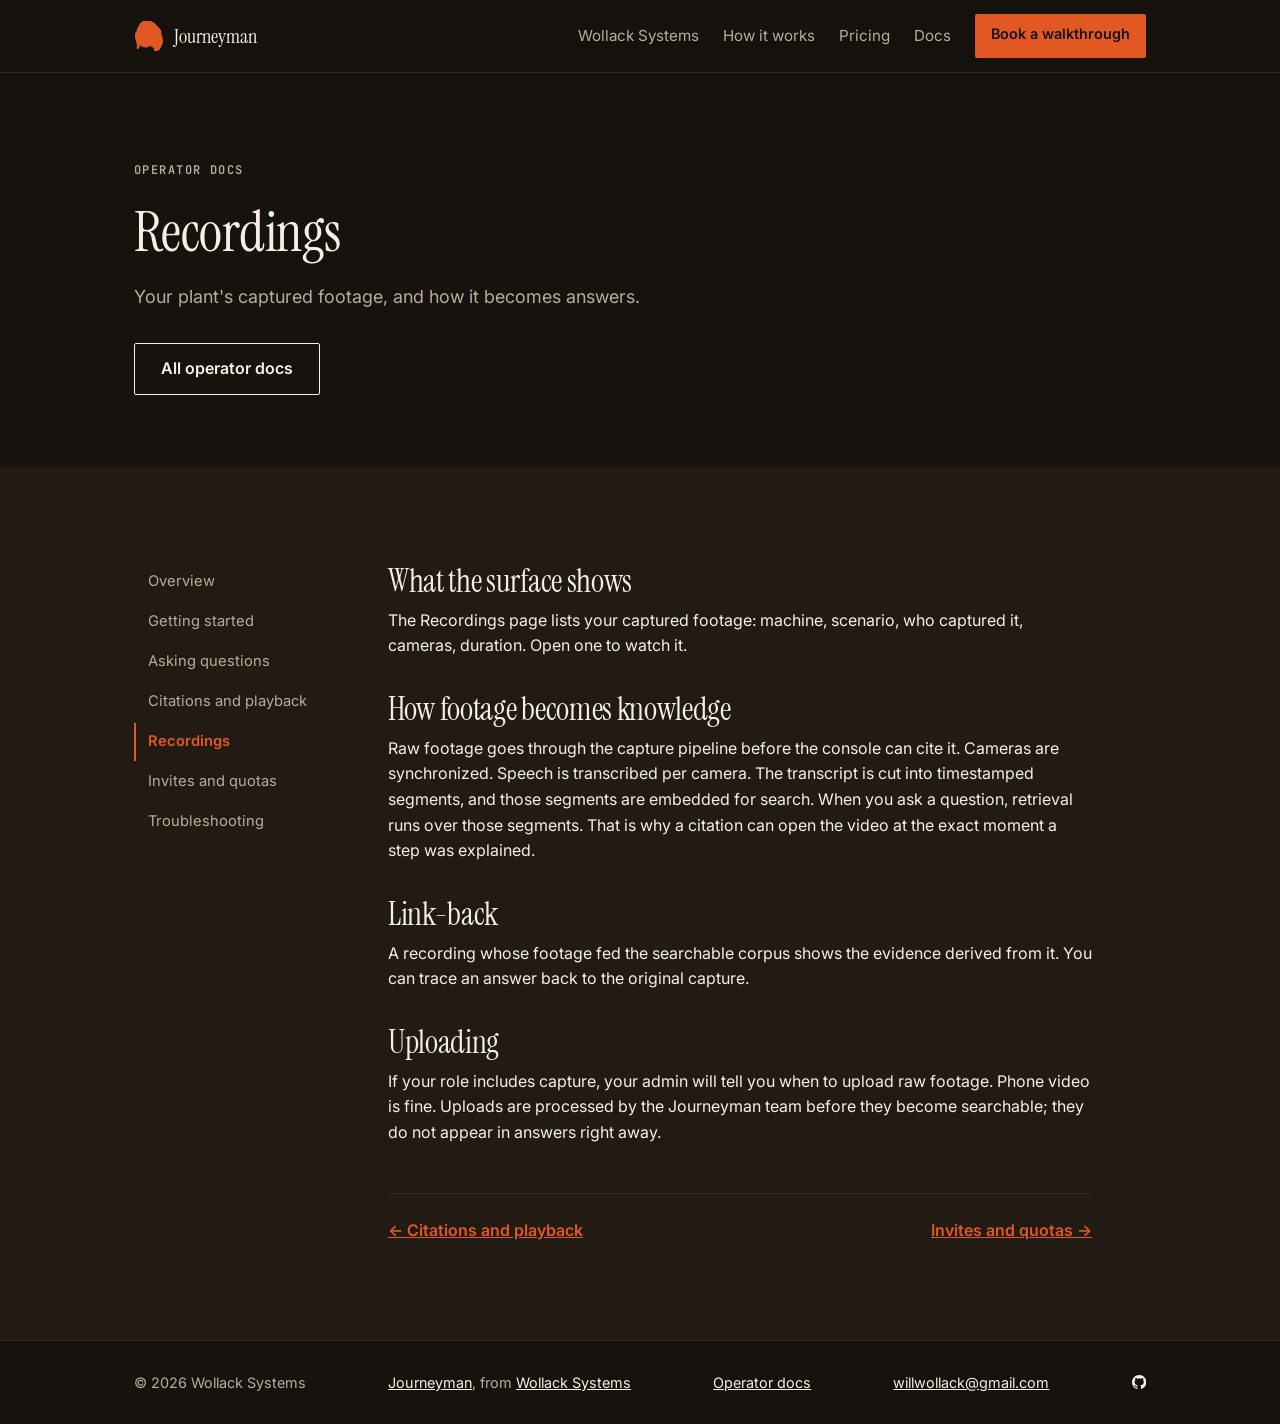
<file: docs/recordings/index.html>
<!DOCTYPE html><html lang="en"><head><meta charset="UTF-8"><meta name="viewport" content="width=device-width, initial-scale=1.0"><title>Recordings, Journeyman operator docs</title><meta name="description" content="Your plant's captured footage, and how it becomes answers."><link rel="canonical" href="https://journeymanmfg.com/docs/recordings/"><meta name="generator" content="Astro v7.3.2"><meta name="theme-color" content="#121316"><meta property="og:site_name" content="Journeyman"><meta property="og:type" content="website"><meta property="og:title" content="Recordings, Journeyman operator docs"><meta property="og:description" content="Your plant's captured footage, and how it becomes answers."><meta property="og:url" content="https://journeymanmfg.com/docs/recordings/"><meta property="og:image" content="https://journeymanmfg.com/og-image.png"><meta property="og:image:width" content="1200"><meta property="og:image:height" content="630"><meta property="og:image:alt" content="Wollack Systems: charcoal title card with an electric blue accent rule and the Wollack Systems mark"><meta name="twitter:card" content="summary_large_image"><meta name="twitter:title" content="Recordings, Journeyman operator docs"><meta name="twitter:description" content="Your plant's captured footage, and how it becomes answers."><meta name="twitter:image" content="https://journeymanmfg.com/og-image.png"><meta name="twitter:image:alt" content="Wollack Systems: charcoal title card with an electric blue accent rule and the Wollack Systems mark"><link rel="sitemap" href="/sitemap-index.xml"><!--
      Canonical mark (issue #13): all three icons, and the navbar lockup in
      SiteHeader.astro, render the single path in src/lib/brand.ts.
      /favicon.svg is the adaptive vector cut (dark on light chrome, white on
      dark chrome); the 32px PNG is the fallback for engines that ignore SVG
      favicons, and the 180px apple-touch-icon is the tile variant iOS masks,
      so both rasters are the opaque charcoal tile rather than the bare mark.
    --><link rel="icon" type="image/svg+xml" sizes="any" href="/favicon.svg"><link rel="icon" type="image/png" sizes="32x32" href="/favicon-32.png"><link rel="apple-touch-icon" sizes="180x180" href="/apple-touch-icon.png"><link rel="preconnect" href="https://fonts.googleapis.com"><link rel="preconnect" href="https://fonts.gstatic.com" crossorigin><link rel="stylesheet" href="https://fonts.googleapis.com/css2?family=Instrument+Serif:ital@0;1&family=Inter:wght@400;500;600;700&family=JetBrains+Mono:wght@600&display=swap"><script type="application/ld+json">{"@context":"https://schema.org","@type":"Product","@id":"https://journeymanmfg.com/#product","name":"Journeyman","description":"Journeyman records how your most experienced operators do their work, in their own words, and turns it into a searchable library the plant can ask questions of and train from.","brand":{"@id":"https://journeymanmfg.com/#organization"},"url":"https://journeymanmfg.com/","manufacturer":{"@id":"https://journeymanmfg.com/#organization"}}</script><script type="application/ld+json">{"@context":"https://schema.org","@type":"TechArticle","@id":"https://journeymanmfg.com/docs/recordings/#doc","url":"https://journeymanmfg.com/docs/recordings/","name":"Recordings","description":"Your plant's captured footage, and how it becomes answers.","about":{"@id":"https://journeymanmfg.com/#product"},"isPartOf":{"@id":"https://journeymanmfg.com/docs/#docsindex"},"publisher":{"@id":"https://journeymanmfg.com/#organization"}}</script><script type="application/ld+json">{"@context":"https://schema.org","@type":"BreadcrumbList","itemListElement":[{"@type":"ListItem","position":1,"name":"Home","item":"https://journeymanmfg.com"},{"@type":"ListItem","position":2,"name":"Docs","item":"https://journeymanmfg.com/docs/"},{"@type":"ListItem","position":4,"name":"Recordings","item":"https://journeymanmfg.com/docs/recordings/"}]}</script><link rel="stylesheet" href="/_astro/schema.Yy2Inupc.css"><style>.docs-grid[data-astro-cid-j3wipfkx]{grid-template-columns:210px 1fr;align-items:start;gap:2.75rem;display:grid}.docs-aside[data-astro-cid-j3wipfkx]{position:sticky;top:5.5rem}.docs-nav[data-astro-cid-j3wipfkx]{flex-direction:column;gap:2px;display:flex}.docs-nav[data-astro-cid-j3wipfkx] a[data-astro-cid-j3wipfkx]{color:var(--color-text-secondary);border-radius:var(--radius-sm);border-left:2px solid #0000;padding:.45rem .75rem;font-size:.92rem;text-decoration:none;display:block}.docs-nav[data-astro-cid-j3wipfkx] a[data-astro-cid-j3wipfkx]:hover{color:var(--color-text-primary);background:var(--color-surface-subtle)}.docs-nav[data-astro-cid-j3wipfkx] a[data-astro-cid-j3wipfkx].active{color:var(--color-accent-blue);border-left-color:var(--color-accent-blue);background:var(--color-surface-subtle);font-weight:600}.docs-content[data-astro-cid-j3wipfkx]{min-width:0;max-width:44rem}@media (width<=760px){.docs-grid[data-astro-cid-j3wipfkx]{grid-template-columns:1fr;gap:1.5rem}.docs-aside[data-astro-cid-j3wipfkx]{position:static}.docs-nav[data-astro-cid-j3wipfkx]{flex-flow:wrap;gap:4px}.docs-nav[data-astro-cid-j3wipfkx] a[data-astro-cid-j3wipfkx]{border-bottom:2px solid #0000;border-left:none}.docs-nav[data-astro-cid-j3wipfkx] a[data-astro-cid-j3wipfkx].active{border-bottom-color:var(--color-accent-blue)}}
.docs-section[data-astro-cid-wyaoh547]{margin-bottom:2rem}.docs-section[data-astro-cid-wyaoh547] h2[data-astro-cid-wyaoh547]{text-align:left;margin-bottom:.5rem;max-width:none;margin-inline:0}.docs-pager[data-astro-cid-wyaoh547]{border-top:1px solid var(--color-border-subtle);justify-content:space-between;margin-top:3rem;padding-top:1.5rem;display:flex}.docs-pager[data-astro-cid-wyaoh547] a[data-astro-cid-wyaoh547]{color:var(--color-accent-blue);font-weight:600}.docs-pager[data-astro-cid-wyaoh547] a[data-astro-cid-wyaoh547]:hover{color:var(--color-accent-hover)}.docs-section[data-astro-cid-wyaoh547] p[data-astro-cid-wyaoh547] a[data-astro-cid-wyaoh547],.docs-section[data-astro-cid-wyaoh547] li[data-astro-cid-wyaoh547] a[data-astro-cid-wyaoh547]{color:var(--color-accent-blue)}.docs-section[data-astro-cid-wyaoh547] p[data-astro-cid-wyaoh547] a[data-astro-cid-wyaoh547]:hover,.docs-section[data-astro-cid-wyaoh547] li[data-astro-cid-wyaoh547] a[data-astro-cid-wyaoh547]:hover{color:var(--color-accent-hover)}
</style></head><body data-theme="journeyman"><a class="skip-link" href="#main-content">Skip to content</a><header class="site-header"><div class="container header-inner"><div class="brand"><a href="/"><svg class="brand-mark" width="30" height="30" viewBox="0 0 600 600" fill="currentColor" aria-hidden="true" focusable="false"><path d="M195 0 191 4.5 169 11.4 146 22.9 120 46.3 94.7 100 55 165 52.8 176 58.4 191 55.5 203 49 211.8 29 228.2 23.1 238 26.4 260 18.7 300 18.7 325 25.1 359 39.9 390 40.8 407 44.2 414 50.9 456 60.2 481 56.6 499 55.2 551 62 561.2 75 565.6 97 548.7 106 536 119.8 496 132 486.7 138.3 488 148 501.3 171 519.9 191 520.8 202 525.6 218 524.8 243 532.4 258 533.2 291 511 315 504.8 327 504.7 361 513.7 370 519.1 379.7 533 389.2 542 395.5 554 400.3 574 401 590 404.5 599 411 599.5 460.6 599 464 593.9 498 584 511 575.1 531.5 541 534.9 528 543.1 519 550 499.5 571.6 458 578.4 410 576.3 360 564 313 554.8 292 552.2 271 546.8 252 549.6 238 548.3 212 545 201 536.4 187 533.5 174 520 156.3 507.6 146 487.6 120 469.4 107 457 94.6 419 51 381 22.9 345 4.5 342.6 0 196 0Z"></path></svg><span class="brand-name">Journeyman</span></a></div><nav class="site-nav" aria-label="Primary navigation"><div class="desktop-nav-links"><a href="https://wollacksystems.github.io/">Wollack Systems</a><a href="/guides/#engage">How it works</a><a href="/guides/#pricing">Pricing</a><a href="/docs/">Docs</a></div><details class="mobile-nav"><summary>Menu</summary><div class="mobile-nav-links"><a href="https://wollacksystems.github.io/">Wollack Systems</a><a href="/guides/#engage">How it works</a><a href="/guides/#pricing">Pricing</a><a href="/docs/">Docs</a><a class="mobile-nav-cta" href="mailto:willwollack@gmail.com?subject=Journeyman%20walkthrough%20request">Book a walkthrough</a></div></details><a class="btn btn-primary btn-small nav-cta" href="mailto:willwollack@gmail.com?subject=Journeyman%20walkthrough%20request">Book a walkthrough</a></nav></div></header><main id="main-content" tabindex="-1"><section class="hero" data-astro-cid-wyaoh547><div class="container" data-astro-cid-wyaoh547><p class="eyebrow" data-astro-cid-wyaoh547>Operator docs</p><h1 data-astro-cid-wyaoh547>Recordings</h1><p class="lede" data-astro-cid-wyaoh547>Your plant&#39;s captured footage, and how it becomes answers.</p><div class="cta-row" data-astro-cid-wyaoh547><a class="btn btn-ghost" href="/docs/" data-astro-cid-wyaoh547>All operator docs</a></div></div></section><section class="section section-tinted" data-astro-cid-j3wipfkx><div class="container docs-grid" data-astro-cid-j3wipfkx><aside class="docs-aside" data-astro-cid-j3wipfkx><nav class="docs-nav" aria-label="Operator docs" data-astro-cid-j3wipfkx><a href="/docs/" data-astro-cid-j3wipfkx>Overview</a><a href="/docs/start/" data-astro-cid-j3wipfkx>Getting started</a><a href="/docs/asking/" data-astro-cid-j3wipfkx>Asking questions</a><a href="/docs/citations/" data-astro-cid-j3wipfkx>Citations and playback</a><a href="/docs/recordings/" class="active" data-astro-cid-j3wipfkx>Recordings</a><a href="/docs/admin/" data-astro-cid-j3wipfkx>Invites and quotas</a><a href="/docs/troubleshooting/" data-astro-cid-j3wipfkx>Troubleshooting</a></nav></aside><div class="docs-content" data-astro-cid-j3wipfkx><div class="docs-section" data-astro-cid-wyaoh547><h2 data-astro-cid-wyaoh547>What the surface shows</h2><p>The Recordings page lists your captured footage: machine, scenario, who captured it, cameras, duration. Open one to watch it.</p></div><div class="docs-section" data-astro-cid-wyaoh547><h2 data-astro-cid-wyaoh547>How footage becomes knowledge</h2><p>Raw footage goes through the capture pipeline before the console can cite it. Cameras are synchronized. Speech is transcribed per camera. The transcript is cut into timestamped segments, and those segments are embedded for search. When you ask a question, retrieval runs over those segments. That is why a citation can open the video at the exact moment a step was explained.</p></div><div class="docs-section" data-astro-cid-wyaoh547><h2 data-astro-cid-wyaoh547>Link-back</h2><p>A recording whose footage fed the searchable corpus shows the evidence derived from it. You can trace an answer back to the original capture.</p></div><div class="docs-section" data-astro-cid-wyaoh547><h2 data-astro-cid-wyaoh547>Uploading</h2><p>If your role includes capture, your admin will tell you when to upload raw footage. Phone video is fine. Uploads are processed by the Journeyman team before they become searchable; they do not appear in answers right away.</p></div><nav class="docs-pager" aria-label="More docs" data-astro-cid-wyaoh547><a href="/docs/citations/" data-astro-cid-wyaoh547>&#8592; Citations and playback</a><a href="/docs/admin/" data-astro-cid-wyaoh547>Invites and quotas &#8594;</a></nav></div></div></section></main><footer class="site-footer"><div class="container footer-inner"><span>&copy; 2026 Wollack Systems</span><span><a href="/">Journeyman</a>, from <a href="https://wollacksystems.github.io/">Wollack Systems</a></span><span><a href="/docs/">Operator docs</a></span><a href="mailto:willwollack@gmail.com">willwollack@gmail.com</a><a href="https://github.com/wollacksystems" class="github-link" aria-label="Wollack Systems on GitHub" rel="noopener"><svg class="github-icon" viewBox="0 0 16 16" fill="currentColor" aria-hidden="true"><path d="M8 0C3.58 0 0 3.58 0 8c0 3.54 2.29 6.53 5.47 7.59.4.07.55-.17.55-.38 0-.19-.01-.82-.01-1.49-2.01.37-2.53-.49-2.69-.94-.09-.23-.48-.94-.82-1.13-.28-.15-.68-.52-.01-.53.63-.01 1.08.58 1.23.82.72 1.21 1.87.87 2.33.66.07-.52.28-.87.51-1.07-1.78-.2-3.64-.89-3.64-3.95 0-.87.31-1.59.82-2.15-.08-.2-.36-1.02.08-2.12 0 0 .67-.21 2.2.82.64-.18 1.32-.27 2-.27s1.36.09 2 .27c1.53-1.04 2.2-.82 2.2-.82.44 1.1.16 1.92.08 2.12.51.56.82 1.27.82 2.15 0 3.07-1.87 3.75-3.65 3.95.29.25.54.73.54 1.48 0 1.07-.01 1.93-.01 2.2 0 .21.15.46.55.38A8.01 8.01 0 0 0 16 8c0-4.42-3.58-8-8-8Z"></path></svg></a></div></footer></body></html>
</file>
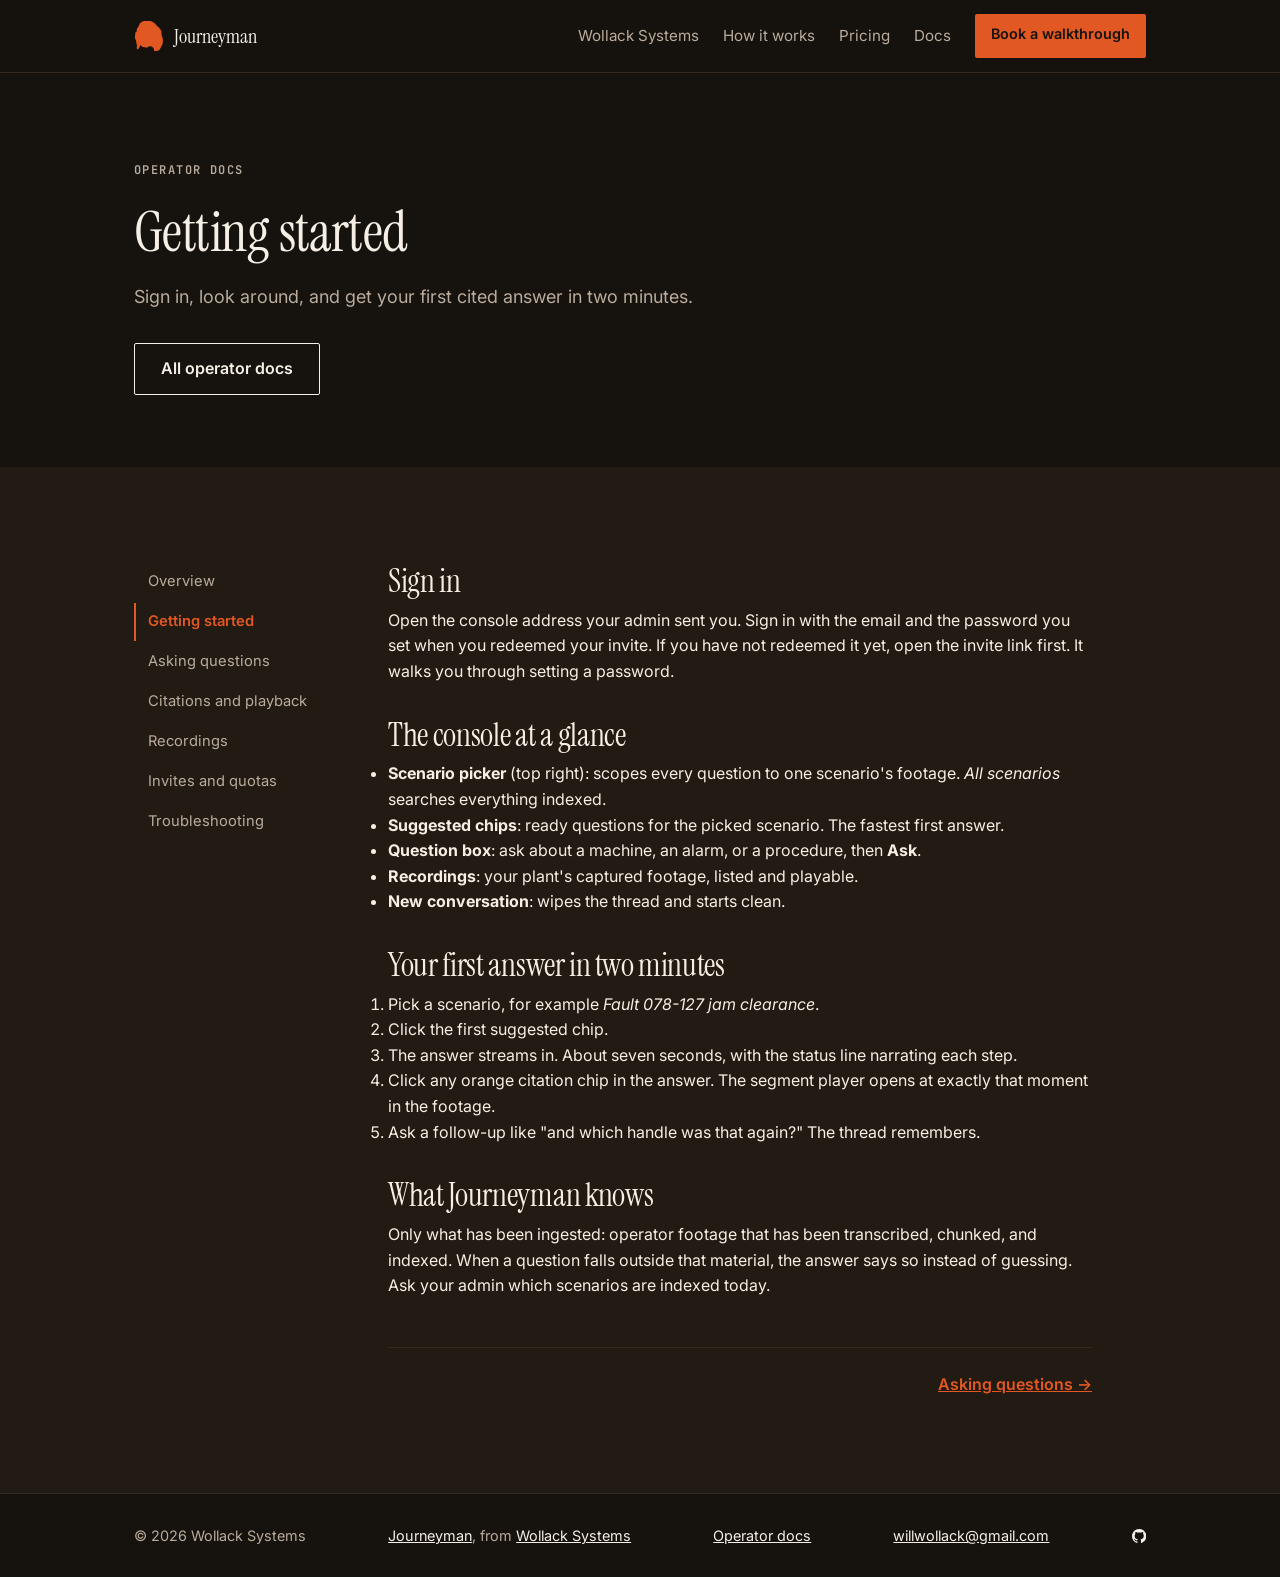
<file: docs/start/index.html>
<!DOCTYPE html><html lang="en"><head><meta charset="UTF-8"><meta name="viewport" content="width=device-width, initial-scale=1.0"><title>Getting started, Journeyman operator docs</title><meta name="description" content="Sign in, look around, and get your first cited answer in two minutes."><link rel="canonical" href="https://journeymanmfg.com/docs/start/"><meta name="generator" content="Astro v7.3.2"><meta name="theme-color" content="#121316"><meta property="og:site_name" content="Journeyman"><meta property="og:type" content="website"><meta property="og:title" content="Getting started, Journeyman operator docs"><meta property="og:description" content="Sign in, look around, and get your first cited answer in two minutes."><meta property="og:url" content="https://journeymanmfg.com/docs/start/"><meta property="og:image" content="https://journeymanmfg.com/og-image.png"><meta property="og:image:width" content="1200"><meta property="og:image:height" content="630"><meta property="og:image:alt" content="Wollack Systems: charcoal title card with an electric blue accent rule and the Wollack Systems mark"><meta name="twitter:card" content="summary_large_image"><meta name="twitter:title" content="Getting started, Journeyman operator docs"><meta name="twitter:description" content="Sign in, look around, and get your first cited answer in two minutes."><meta name="twitter:image" content="https://journeymanmfg.com/og-image.png"><meta name="twitter:image:alt" content="Wollack Systems: charcoal title card with an electric blue accent rule and the Wollack Systems mark"><link rel="sitemap" href="/sitemap-index.xml"><!--
      Canonical mark (issue #13): all three icons, and the navbar lockup in
      SiteHeader.astro, render the single path in src/lib/brand.ts.
      /favicon.svg is the adaptive vector cut (dark on light chrome, white on
      dark chrome); the 32px PNG is the fallback for engines that ignore SVG
      favicons, and the 180px apple-touch-icon is the tile variant iOS masks,
      so both rasters are the opaque charcoal tile rather than the bare mark.
    --><link rel="icon" type="image/svg+xml" sizes="any" href="/favicon.svg"><link rel="icon" type="image/png" sizes="32x32" href="/favicon-32.png"><link rel="apple-touch-icon" sizes="180x180" href="/apple-touch-icon.png"><link rel="preconnect" href="https://fonts.googleapis.com"><link rel="preconnect" href="https://fonts.gstatic.com" crossorigin><link rel="stylesheet" href="https://fonts.googleapis.com/css2?family=Instrument+Serif:ital@0;1&family=Inter:wght@400;500;600;700&family=JetBrains+Mono:wght@600&display=swap"><script type="application/ld+json">{"@context":"https://schema.org","@type":"Product","@id":"https://journeymanmfg.com/#product","name":"Journeyman","description":"Journeyman records how your most experienced operators do their work, in their own words, and turns it into a searchable library the plant can ask questions of and train from.","brand":{"@id":"https://journeymanmfg.com/#organization"},"url":"https://journeymanmfg.com/","manufacturer":{"@id":"https://journeymanmfg.com/#organization"}}</script><script type="application/ld+json">{"@context":"https://schema.org","@type":"TechArticle","@id":"https://journeymanmfg.com/docs/start/#doc","url":"https://journeymanmfg.com/docs/start/","name":"Getting started","description":"Sign in, look around, and get your first cited answer in two minutes.","about":{"@id":"https://journeymanmfg.com/#product"},"isPartOf":{"@id":"https://journeymanmfg.com/docs/#docsindex"},"publisher":{"@id":"https://journeymanmfg.com/#organization"}}</script><script type="application/ld+json">{"@context":"https://schema.org","@type":"BreadcrumbList","itemListElement":[{"@type":"ListItem","position":1,"name":"Home","item":"https://journeymanmfg.com"},{"@type":"ListItem","position":2,"name":"Docs","item":"https://journeymanmfg.com/docs/"},{"@type":"ListItem","position":4,"name":"Getting started","item":"https://journeymanmfg.com/docs/start/"}]}</script><link rel="stylesheet" href="/_astro/schema.Yy2Inupc.css"><style>.docs-grid[data-astro-cid-j3wipfkx]{grid-template-columns:210px 1fr;align-items:start;gap:2.75rem;display:grid}.docs-aside[data-astro-cid-j3wipfkx]{position:sticky;top:5.5rem}.docs-nav[data-astro-cid-j3wipfkx]{flex-direction:column;gap:2px;display:flex}.docs-nav[data-astro-cid-j3wipfkx] a[data-astro-cid-j3wipfkx]{color:var(--color-text-secondary);border-radius:var(--radius-sm);border-left:2px solid #0000;padding:.45rem .75rem;font-size:.92rem;text-decoration:none;display:block}.docs-nav[data-astro-cid-j3wipfkx] a[data-astro-cid-j3wipfkx]:hover{color:var(--color-text-primary);background:var(--color-surface-subtle)}.docs-nav[data-astro-cid-j3wipfkx] a[data-astro-cid-j3wipfkx].active{color:var(--color-accent-blue);border-left-color:var(--color-accent-blue);background:var(--color-surface-subtle);font-weight:600}.docs-content[data-astro-cid-j3wipfkx]{min-width:0;max-width:44rem}@media (width<=760px){.docs-grid[data-astro-cid-j3wipfkx]{grid-template-columns:1fr;gap:1.5rem}.docs-aside[data-astro-cid-j3wipfkx]{position:static}.docs-nav[data-astro-cid-j3wipfkx]{flex-flow:wrap;gap:4px}.docs-nav[data-astro-cid-j3wipfkx] a[data-astro-cid-j3wipfkx]{border-bottom:2px solid #0000;border-left:none}.docs-nav[data-astro-cid-j3wipfkx] a[data-astro-cid-j3wipfkx].active{border-bottom-color:var(--color-accent-blue)}}
.docs-section[data-astro-cid-wyaoh547]{margin-bottom:2rem}.docs-section[data-astro-cid-wyaoh547] h2[data-astro-cid-wyaoh547]{text-align:left;margin-bottom:.5rem;max-width:none;margin-inline:0}.docs-pager[data-astro-cid-wyaoh547]{border-top:1px solid var(--color-border-subtle);justify-content:space-between;margin-top:3rem;padding-top:1.5rem;display:flex}.docs-pager[data-astro-cid-wyaoh547] a[data-astro-cid-wyaoh547]{color:var(--color-accent-blue);font-weight:600}.docs-pager[data-astro-cid-wyaoh547] a[data-astro-cid-wyaoh547]:hover{color:var(--color-accent-hover)}.docs-section[data-astro-cid-wyaoh547] p[data-astro-cid-wyaoh547] a[data-astro-cid-wyaoh547],.docs-section[data-astro-cid-wyaoh547] li[data-astro-cid-wyaoh547] a[data-astro-cid-wyaoh547]{color:var(--color-accent-blue)}.docs-section[data-astro-cid-wyaoh547] p[data-astro-cid-wyaoh547] a[data-astro-cid-wyaoh547]:hover,.docs-section[data-astro-cid-wyaoh547] li[data-astro-cid-wyaoh547] a[data-astro-cid-wyaoh547]:hover{color:var(--color-accent-hover)}
</style></head><body data-theme="journeyman"><a class="skip-link" href="#main-content">Skip to content</a><header class="site-header"><div class="container header-inner"><div class="brand"><a href="/"><svg class="brand-mark" width="30" height="30" viewBox="0 0 600 600" fill="currentColor" aria-hidden="true" focusable="false"><path d="M195 0 191 4.5 169 11.4 146 22.9 120 46.3 94.7 100 55 165 52.8 176 58.4 191 55.5 203 49 211.8 29 228.2 23.1 238 26.4 260 18.7 300 18.7 325 25.1 359 39.9 390 40.8 407 44.2 414 50.9 456 60.2 481 56.6 499 55.2 551 62 561.2 75 565.6 97 548.7 106 536 119.8 496 132 486.7 138.3 488 148 501.3 171 519.9 191 520.8 202 525.6 218 524.8 243 532.4 258 533.2 291 511 315 504.8 327 504.7 361 513.7 370 519.1 379.7 533 389.2 542 395.5 554 400.3 574 401 590 404.5 599 411 599.5 460.6 599 464 593.9 498 584 511 575.1 531.5 541 534.9 528 543.1 519 550 499.5 571.6 458 578.4 410 576.3 360 564 313 554.8 292 552.2 271 546.8 252 549.6 238 548.3 212 545 201 536.4 187 533.5 174 520 156.3 507.6 146 487.6 120 469.4 107 457 94.6 419 51 381 22.9 345 4.5 342.6 0 196 0Z"></path></svg><span class="brand-name">Journeyman</span></a></div><nav class="site-nav" aria-label="Primary navigation"><div class="desktop-nav-links"><a href="https://wollacksystems.github.io/">Wollack Systems</a><a href="/guides/#engage">How it works</a><a href="/guides/#pricing">Pricing</a><a href="/docs/">Docs</a></div><details class="mobile-nav"><summary>Menu</summary><div class="mobile-nav-links"><a href="https://wollacksystems.github.io/">Wollack Systems</a><a href="/guides/#engage">How it works</a><a href="/guides/#pricing">Pricing</a><a href="/docs/">Docs</a><a class="mobile-nav-cta" href="mailto:willwollack@gmail.com?subject=Journeyman%20walkthrough%20request">Book a walkthrough</a></div></details><a class="btn btn-primary btn-small nav-cta" href="mailto:willwollack@gmail.com?subject=Journeyman%20walkthrough%20request">Book a walkthrough</a></nav></div></header><main id="main-content" tabindex="-1"><section class="hero" data-astro-cid-wyaoh547><div class="container" data-astro-cid-wyaoh547><p class="eyebrow" data-astro-cid-wyaoh547>Operator docs</p><h1 data-astro-cid-wyaoh547>Getting started</h1><p class="lede" data-astro-cid-wyaoh547>Sign in, look around, and get your first cited answer in two minutes.</p><div class="cta-row" data-astro-cid-wyaoh547><a class="btn btn-ghost" href="/docs/" data-astro-cid-wyaoh547>All operator docs</a></div></div></section><section class="section section-tinted" data-astro-cid-j3wipfkx><div class="container docs-grid" data-astro-cid-j3wipfkx><aside class="docs-aside" data-astro-cid-j3wipfkx><nav class="docs-nav" aria-label="Operator docs" data-astro-cid-j3wipfkx><a href="/docs/" data-astro-cid-j3wipfkx>Overview</a><a href="/docs/start/" class="active" data-astro-cid-j3wipfkx>Getting started</a><a href="/docs/asking/" data-astro-cid-j3wipfkx>Asking questions</a><a href="/docs/citations/" data-astro-cid-j3wipfkx>Citations and playback</a><a href="/docs/recordings/" data-astro-cid-j3wipfkx>Recordings</a><a href="/docs/admin/" data-astro-cid-j3wipfkx>Invites and quotas</a><a href="/docs/troubleshooting/" data-astro-cid-j3wipfkx>Troubleshooting</a></nav></aside><div class="docs-content" data-astro-cid-j3wipfkx><div class="docs-section" data-astro-cid-wyaoh547><h2 data-astro-cid-wyaoh547>Sign in</h2><p>Open the console address your admin sent you. Sign in with the email and the password you set when you redeemed your invite. If you have not redeemed it yet, open the invite link first. It walks you through setting a password.</p></div><div class="docs-section" data-astro-cid-wyaoh547><h2 data-astro-cid-wyaoh547>The console at a glance</h2><ul>
          <li><strong>Scenario picker</strong> (top right): scopes every question to one scenario's footage. <em>All scenarios</em> searches everything indexed.</li>
          <li><strong>Suggested chips</strong>: ready questions for the picked scenario. The fastest first answer.</li>
          <li><strong>Question box</strong>: ask about a machine, an alarm, or a procedure, then <strong>Ask</strong>.</li>
          <li><strong>Recordings</strong>: your plant's captured footage, listed and playable.</li>
          <li><strong>New conversation</strong>: wipes the thread and starts clean.</li>
        </ul></div><div class="docs-section" data-astro-cid-wyaoh547><h2 data-astro-cid-wyaoh547>Your first answer in two minutes</h2><ol>
          <li>Pick a scenario, for example <em>Fault 078-127 jam clearance</em>.</li>
          <li>Click the first suggested chip.</li>
          <li>The answer streams in. About seven seconds, with the status line narrating each step.</li>
          <li>Click any orange citation chip in the answer. The segment player opens at exactly that moment in the footage.</li>
          <li>Ask a follow-up like "and which handle was that again?" The thread remembers.</li>
        </ol></div><div class="docs-section" data-astro-cid-wyaoh547><h2 data-astro-cid-wyaoh547>What Journeyman knows</h2><p>Only what has been ingested: operator footage that has been transcribed, chunked, and indexed. When a question falls outside that material, the answer says so instead of guessing. Ask your admin which scenarios are indexed today.</p></div><nav class="docs-pager" aria-label="More docs" data-astro-cid-wyaoh547><span data-astro-cid-wyaoh547></span><a href="/docs/asking/" data-astro-cid-wyaoh547>Asking questions &#8594;</a></nav></div></div></section></main><footer class="site-footer"><div class="container footer-inner"><span>&copy; 2026 Wollack Systems</span><span><a href="/">Journeyman</a>, from <a href="https://wollacksystems.github.io/">Wollack Systems</a></span><span><a href="/docs/">Operator docs</a></span><a href="mailto:willwollack@gmail.com">willwollack@gmail.com</a><a href="https://github.com/wollacksystems" class="github-link" aria-label="Wollack Systems on GitHub" rel="noopener"><svg class="github-icon" viewBox="0 0 16 16" fill="currentColor" aria-hidden="true"><path d="M8 0C3.58 0 0 3.58 0 8c0 3.54 2.29 6.53 5.47 7.59.4.07.55-.17.55-.38 0-.19-.01-.82-.01-1.49-2.01.37-2.53-.49-2.69-.94-.09-.23-.48-.94-.82-1.13-.28-.15-.68-.52-.01-.53.63-.01 1.08.58 1.23.82.72 1.21 1.87.87 2.33.66.07-.52.28-.87.51-1.07-1.78-.2-3.64-.89-3.64-3.95 0-.87.31-1.59.82-2.15-.08-.2-.36-1.02.08-2.12 0 0 .67-.21 2.2.82.64-.18 1.32-.27 2-.27s1.36.09 2 .27c1.53-1.04 2.2-.82 2.2-.82.44 1.1.16 1.92.08 2.12.51.56.82 1.27.82 2.15 0 3.07-1.87 3.75-3.65 3.95.29.25.54.73.54 1.48 0 1.07-.01 1.93-.01 2.2 0 .21.15.46.55.38A8.01 8.01 0 0 0 16 8c0-4.42-3.58-8-8-8Z"></path></svg></a></div></footer></body></html>
</file>
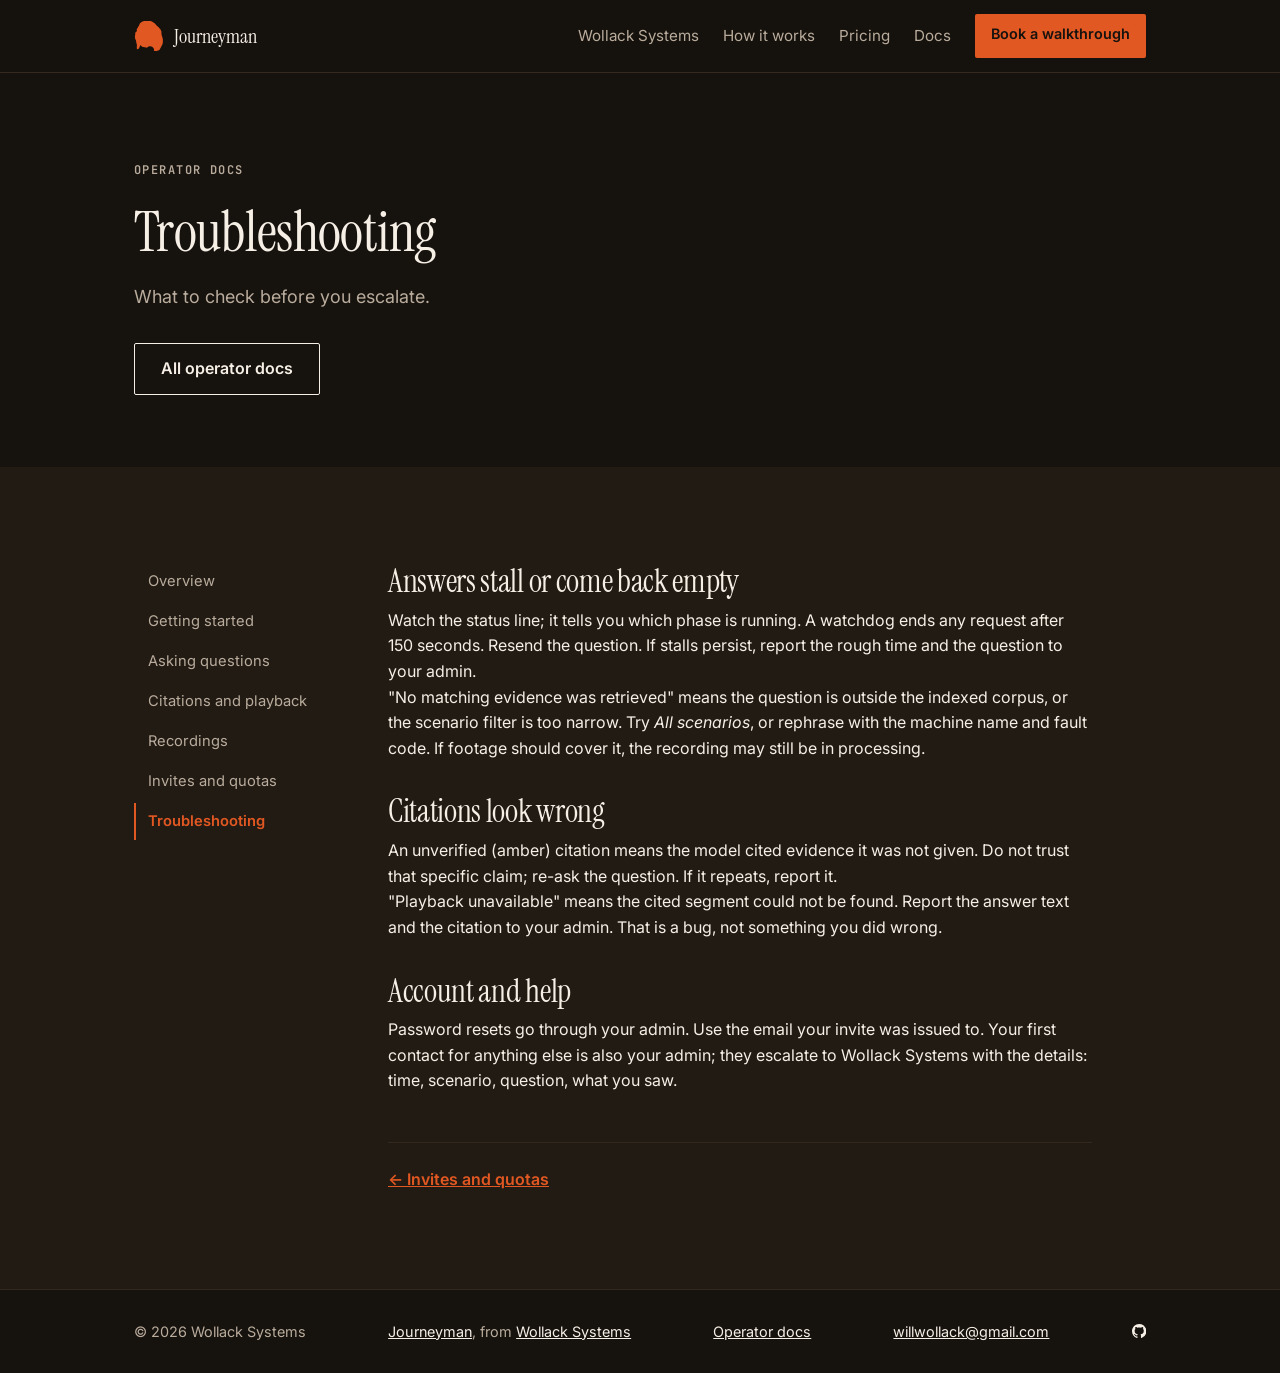
<file: docs/troubleshooting/index.html>
<!DOCTYPE html><html lang="en"><head><meta charset="UTF-8"><meta name="viewport" content="width=device-width, initial-scale=1.0"><title>Troubleshooting, Journeyman operator docs</title><meta name="description" content="What to check before you escalate."><link rel="canonical" href="https://journeymanmfg.com/docs/troubleshooting/"><meta name="generator" content="Astro v7.3.2"><meta name="theme-color" content="#121316"><meta property="og:site_name" content="Journeyman"><meta property="og:type" content="website"><meta property="og:title" content="Troubleshooting, Journeyman operator docs"><meta property="og:description" content="What to check before you escalate."><meta property="og:url" content="https://journeymanmfg.com/docs/troubleshooting/"><meta property="og:image" content="https://journeymanmfg.com/og-image.png"><meta property="og:image:width" content="1200"><meta property="og:image:height" content="630"><meta property="og:image:alt" content="Wollack Systems: charcoal title card with an electric blue accent rule and the Wollack Systems mark"><meta name="twitter:card" content="summary_large_image"><meta name="twitter:title" content="Troubleshooting, Journeyman operator docs"><meta name="twitter:description" content="What to check before you escalate."><meta name="twitter:image" content="https://journeymanmfg.com/og-image.png"><meta name="twitter:image:alt" content="Wollack Systems: charcoal title card with an electric blue accent rule and the Wollack Systems mark"><link rel="sitemap" href="/sitemap-index.xml"><!--
      Canonical mark (issue #13): all three icons, and the navbar lockup in
      SiteHeader.astro, render the single path in src/lib/brand.ts.
      /favicon.svg is the adaptive vector cut (dark on light chrome, white on
      dark chrome); the 32px PNG is the fallback for engines that ignore SVG
      favicons, and the 180px apple-touch-icon is the tile variant iOS masks,
      so both rasters are the opaque charcoal tile rather than the bare mark.
    --><link rel="icon" type="image/svg+xml" sizes="any" href="/favicon.svg"><link rel="icon" type="image/png" sizes="32x32" href="/favicon-32.png"><link rel="apple-touch-icon" sizes="180x180" href="/apple-touch-icon.png"><link rel="preconnect" href="https://fonts.googleapis.com"><link rel="preconnect" href="https://fonts.gstatic.com" crossorigin><link rel="stylesheet" href="https://fonts.googleapis.com/css2?family=Instrument+Serif:ital@0;1&family=Inter:wght@400;500;600;700&family=JetBrains+Mono:wght@600&display=swap"><script type="application/ld+json">{"@context":"https://schema.org","@type":"Product","@id":"https://journeymanmfg.com/#product","name":"Journeyman","description":"Journeyman records how your most experienced operators do their work, in their own words, and turns it into a searchable library the plant can ask questions of and train from.","brand":{"@id":"https://journeymanmfg.com/#organization"},"url":"https://journeymanmfg.com/","manufacturer":{"@id":"https://journeymanmfg.com/#organization"}}</script><script type="application/ld+json">{"@context":"https://schema.org","@type":"TechArticle","@id":"https://journeymanmfg.com/docs/troubleshooting/#doc","url":"https://journeymanmfg.com/docs/troubleshooting/","name":"Troubleshooting","description":"What to check before you escalate.","about":{"@id":"https://journeymanmfg.com/#product"},"isPartOf":{"@id":"https://journeymanmfg.com/docs/#docsindex"},"publisher":{"@id":"https://journeymanmfg.com/#organization"}}</script><script type="application/ld+json">{"@context":"https://schema.org","@type":"BreadcrumbList","itemListElement":[{"@type":"ListItem","position":1,"name":"Home","item":"https://journeymanmfg.com"},{"@type":"ListItem","position":2,"name":"Docs","item":"https://journeymanmfg.com/docs/"},{"@type":"ListItem","position":4,"name":"Troubleshooting","item":"https://journeymanmfg.com/docs/troubleshooting/"}]}</script><link rel="stylesheet" href="/_astro/schema.Yy2Inupc.css"><style>.docs-grid[data-astro-cid-j3wipfkx]{grid-template-columns:210px 1fr;align-items:start;gap:2.75rem;display:grid}.docs-aside[data-astro-cid-j3wipfkx]{position:sticky;top:5.5rem}.docs-nav[data-astro-cid-j3wipfkx]{flex-direction:column;gap:2px;display:flex}.docs-nav[data-astro-cid-j3wipfkx] a[data-astro-cid-j3wipfkx]{color:var(--color-text-secondary);border-radius:var(--radius-sm);border-left:2px solid #0000;padding:.45rem .75rem;font-size:.92rem;text-decoration:none;display:block}.docs-nav[data-astro-cid-j3wipfkx] a[data-astro-cid-j3wipfkx]:hover{color:var(--color-text-primary);background:var(--color-surface-subtle)}.docs-nav[data-astro-cid-j3wipfkx] a[data-astro-cid-j3wipfkx].active{color:var(--color-accent-blue);border-left-color:var(--color-accent-blue);background:var(--color-surface-subtle);font-weight:600}.docs-content[data-astro-cid-j3wipfkx]{min-width:0;max-width:44rem}@media (width<=760px){.docs-grid[data-astro-cid-j3wipfkx]{grid-template-columns:1fr;gap:1.5rem}.docs-aside[data-astro-cid-j3wipfkx]{position:static}.docs-nav[data-astro-cid-j3wipfkx]{flex-flow:wrap;gap:4px}.docs-nav[data-astro-cid-j3wipfkx] a[data-astro-cid-j3wipfkx]{border-bottom:2px solid #0000;border-left:none}.docs-nav[data-astro-cid-j3wipfkx] a[data-astro-cid-j3wipfkx].active{border-bottom-color:var(--color-accent-blue)}}
.docs-section[data-astro-cid-wyaoh547]{margin-bottom:2rem}.docs-section[data-astro-cid-wyaoh547] h2[data-astro-cid-wyaoh547]{text-align:left;margin-bottom:.5rem;max-width:none;margin-inline:0}.docs-pager[data-astro-cid-wyaoh547]{border-top:1px solid var(--color-border-subtle);justify-content:space-between;margin-top:3rem;padding-top:1.5rem;display:flex}.docs-pager[data-astro-cid-wyaoh547] a[data-astro-cid-wyaoh547]{color:var(--color-accent-blue);font-weight:600}.docs-pager[data-astro-cid-wyaoh547] a[data-astro-cid-wyaoh547]:hover{color:var(--color-accent-hover)}.docs-section[data-astro-cid-wyaoh547] p[data-astro-cid-wyaoh547] a[data-astro-cid-wyaoh547],.docs-section[data-astro-cid-wyaoh547] li[data-astro-cid-wyaoh547] a[data-astro-cid-wyaoh547]{color:var(--color-accent-blue)}.docs-section[data-astro-cid-wyaoh547] p[data-astro-cid-wyaoh547] a[data-astro-cid-wyaoh547]:hover,.docs-section[data-astro-cid-wyaoh547] li[data-astro-cid-wyaoh547] a[data-astro-cid-wyaoh547]:hover{color:var(--color-accent-hover)}
</style></head><body data-theme="journeyman"><a class="skip-link" href="#main-content">Skip to content</a><header class="site-header"><div class="container header-inner"><div class="brand"><a href="/"><svg class="brand-mark" width="30" height="30" viewBox="0 0 600 600" fill="currentColor" aria-hidden="true" focusable="false"><path d="M195 0 191 4.5 169 11.4 146 22.9 120 46.3 94.7 100 55 165 52.8 176 58.4 191 55.5 203 49 211.8 29 228.2 23.1 238 26.4 260 18.7 300 18.7 325 25.1 359 39.9 390 40.8 407 44.2 414 50.9 456 60.2 481 56.6 499 55.2 551 62 561.2 75 565.6 97 548.7 106 536 119.8 496 132 486.7 138.3 488 148 501.3 171 519.9 191 520.8 202 525.6 218 524.8 243 532.4 258 533.2 291 511 315 504.8 327 504.7 361 513.7 370 519.1 379.7 533 389.2 542 395.5 554 400.3 574 401 590 404.5 599 411 599.5 460.6 599 464 593.9 498 584 511 575.1 531.5 541 534.9 528 543.1 519 550 499.5 571.6 458 578.4 410 576.3 360 564 313 554.8 292 552.2 271 546.8 252 549.6 238 548.3 212 545 201 536.4 187 533.5 174 520 156.3 507.6 146 487.6 120 469.4 107 457 94.6 419 51 381 22.9 345 4.5 342.6 0 196 0Z"></path></svg><span class="brand-name">Journeyman</span></a></div><nav class="site-nav" aria-label="Primary navigation"><div class="desktop-nav-links"><a href="https://wollacksystems.github.io/">Wollack Systems</a><a href="/guides/#engage">How it works</a><a href="/guides/#pricing">Pricing</a><a href="/docs/">Docs</a></div><details class="mobile-nav"><summary>Menu</summary><div class="mobile-nav-links"><a href="https://wollacksystems.github.io/">Wollack Systems</a><a href="/guides/#engage">How it works</a><a href="/guides/#pricing">Pricing</a><a href="/docs/">Docs</a><a class="mobile-nav-cta" href="mailto:willwollack@gmail.com?subject=Journeyman%20walkthrough%20request">Book a walkthrough</a></div></details><a class="btn btn-primary btn-small nav-cta" href="mailto:willwollack@gmail.com?subject=Journeyman%20walkthrough%20request">Book a walkthrough</a></nav></div></header><main id="main-content" tabindex="-1"><section class="hero" data-astro-cid-wyaoh547><div class="container" data-astro-cid-wyaoh547><p class="eyebrow" data-astro-cid-wyaoh547>Operator docs</p><h1 data-astro-cid-wyaoh547>Troubleshooting</h1><p class="lede" data-astro-cid-wyaoh547>What to check before you escalate.</p><div class="cta-row" data-astro-cid-wyaoh547><a class="btn btn-ghost" href="/docs/" data-astro-cid-wyaoh547>All operator docs</a></div></div></section><section class="section section-tinted" data-astro-cid-j3wipfkx><div class="container docs-grid" data-astro-cid-j3wipfkx><aside class="docs-aside" data-astro-cid-j3wipfkx><nav class="docs-nav" aria-label="Operator docs" data-astro-cid-j3wipfkx><a href="/docs/" data-astro-cid-j3wipfkx>Overview</a><a href="/docs/start/" data-astro-cid-j3wipfkx>Getting started</a><a href="/docs/asking/" data-astro-cid-j3wipfkx>Asking questions</a><a href="/docs/citations/" data-astro-cid-j3wipfkx>Citations and playback</a><a href="/docs/recordings/" data-astro-cid-j3wipfkx>Recordings</a><a href="/docs/admin/" data-astro-cid-j3wipfkx>Invites and quotas</a><a href="/docs/troubleshooting/" class="active" data-astro-cid-j3wipfkx>Troubleshooting</a></nav></aside><div class="docs-content" data-astro-cid-j3wipfkx><div class="docs-section" data-astro-cid-wyaoh547><h2 data-astro-cid-wyaoh547>Answers stall or come back empty</h2><p>Watch the status line; it tells you which phase is running. A watchdog ends any request after 150 seconds. Resend the question. If stalls persist, report the rough time and the question to your admin.</p>
        <p>"No matching evidence was retrieved" means the question is outside the indexed corpus, or the scenario filter is too narrow. Try <em>All scenarios</em>, or rephrase with the machine name and fault code. If footage should cover it, the recording may still be in processing.</p></div><div class="docs-section" data-astro-cid-wyaoh547><h2 data-astro-cid-wyaoh547>Citations look wrong</h2><p>An unverified (amber) citation means the model cited evidence it was not given. Do not trust that specific claim; re-ask the question. If it repeats, report it.</p>
        <p>"Playback unavailable" means the cited segment could not be found. Report the answer text and the citation to your admin. That is a bug, not something you did wrong.</p></div><div class="docs-section" data-astro-cid-wyaoh547><h2 data-astro-cid-wyaoh547>Account and help</h2><p>Password resets go through your admin. Use the email your invite was issued to. Your first contact for anything else is also your admin; they escalate to Wollack Systems with the details: time, scenario, question, what you saw.</p></div><nav class="docs-pager" aria-label="More docs" data-astro-cid-wyaoh547><a href="/docs/admin/" data-astro-cid-wyaoh547>&#8592; Invites and quotas</a><span data-astro-cid-wyaoh547></span></nav></div></div></section></main><footer class="site-footer"><div class="container footer-inner"><span>&copy; 2026 Wollack Systems</span><span><a href="/">Journeyman</a>, from <a href="https://wollacksystems.github.io/">Wollack Systems</a></span><span><a href="/docs/">Operator docs</a></span><a href="mailto:willwollack@gmail.com">willwollack@gmail.com</a><a href="https://github.com/wollacksystems" class="github-link" aria-label="Wollack Systems on GitHub" rel="noopener"><svg class="github-icon" viewBox="0 0 16 16" fill="currentColor" aria-hidden="true"><path d="M8 0C3.58 0 0 3.58 0 8c0 3.54 2.29 6.53 5.47 7.59.4.07.55-.17.55-.38 0-.19-.01-.82-.01-1.49-2.01.37-2.53-.49-2.69-.94-.09-.23-.48-.94-.82-1.13-.28-.15-.68-.52-.01-.53.63-.01 1.08.58 1.23.82.72 1.21 1.87.87 2.33.66.07-.52.28-.87.51-1.07-1.78-.2-3.64-.89-3.64-3.95 0-.87.31-1.59.82-2.15-.08-.2-.36-1.02.08-2.12 0 0 .67-.21 2.2.82.64-.18 1.32-.27 2-.27s1.36.09 2 .27c1.53-1.04 2.2-.82 2.2-.82.44 1.1.16 1.92.08 2.12.51.56.82 1.27.82 2.15 0 3.07-1.87 3.75-3.65 3.95.29.25.54.73.54 1.48 0 1.07-.01 1.93-.01 2.2 0 .21.15.46.55.38A8.01 8.01 0 0 0 16 8c0-4.42-3.58-8-8-8Z"></path></svg></a></div></footer></body></html>
</file>
<file: _astro/schema.Yy2Inupc.css>
:root{--color-bg-primary:#121316;--color-surface-subtle:#1e2024;--color-paper:#f4f3ef;--color-text-primary:#fff;--color-text-secondary:#9eabb7;--color-ink-on-paper:#121316;--color-ink-on-paper-muted:#121316b3;--color-accent-blue:#0084ff;--color-accent-hover:#39f;--color-border-subtle:#2b2e35;--font-editorial:"Instrument Serif", "Newsreader", Georgia, serif;--font-utilitarian:"Inter", -apple-system, BlinkMacSystemFont, "Segoe UI", sans-serif;--font-mono:"JetBrains Mono", "Courier New", monospace;--radius-sm:0px;--radius-md:2px}*{box-sizing:border-box;margin:0;padding:0}html{scroll-behavior:smooth;scroll-padding-top:88px}body{font-family:var(--font-utilitarian);background:var(--color-bg-primary);color:var(--color-text-primary);line-height:1.6}::selection{background:var(--color-accent-blue);color:var(--color-ink-on-paper)}.container{max-width:1060px;margin:0 auto;padding:0 24px}h1,h2{font-family:var(--font-editorial);letter-spacing:-.01em;font-weight:400;line-height:1.15}h1{text-wrap:balance;max-width:18ch;font-size:clamp(2.5rem,5vw,3.5rem)}h2{margin-bottom:3rem;text-align:center;text-wrap:balance;max-width:24ch;margin-inline:auto;font-size:clamp(2rem,3.5vw,2rem)}h2+.lede,h2+.lede-strong{text-align:center;margin-inline:auto}a:focus-visible,.btn:focus-visible,summary:focus-visible{outline:2px solid var(--color-accent-blue);outline-offset:3px}.skip-link{z-index:20;background:var(--color-accent-blue);color:var(--color-ink-on-paper);padding:10px 14px;font-weight:700;text-decoration:none;transition:transform .15s;position:fixed;top:12px;left:20px;transform:translateY(-200%)}.skip-link:focus{transform:translateY(0)}.sr-only{clip:rect(0, 0, 0, 0);white-space:nowrap;border:0;width:1px;height:1px;margin:-1px;padding:0;position:absolute;overflow:hidden}.site-header{z-index:10;backdrop-filter:blur(6px);border-bottom:1px solid var(--color-border-subtle);background:#121316eb;position:sticky;top:0}.header-inner{justify-content:space-between;align-items:center;gap:16px;padding-top:14px;padding-bottom:14px;display:flex}.brand{font-family:var(--font-editorial);white-space:nowrap;color:var(--color-text-primary);align-items:center;gap:10px;font-size:1.25rem;display:flex}.brand a{color:inherit;align-items:center;gap:10px;text-decoration:none;display:flex}.brand-mark{width:30px;height:30px;color:var(--color-accent-blue);flex:none;display:block}.site-nav{align-items:center;gap:24px;display:flex}.site-nav a:not(.btn){color:var(--color-text-secondary);font-size:.95rem;text-decoration:none;transition:color .15s}.site-nav a:not(.btn):hover{color:var(--color-accent-blue)}.desktop-nav-links{align-items:center;gap:24px;display:flex}.site-nav .btn{min-height:44px}.mobile-nav{display:none}.mobile-nav summary{min-height:44px;color:var(--color-text-primary);cursor:pointer;font-family:var(--font-mono);letter-spacing:.1em;text-transform:uppercase;padding:10px 12px;font-size:.7rem;font-weight:600;list-style:none}.mobile-nav summary::-webkit-details-marker{display:none}.mobile-nav summary:after{content:"+";color:var(--color-accent-blue);margin-left:8px}.mobile-nav[open] summary:after{content:"−"}.mobile-nav-links{background:var(--color-bg-primary);border:1px solid var(--color-border-subtle);min-width:190px;padding:8px;display:grid;position:absolute;top:calc(100% + 10px);right:0;box-shadow:0 14px 30px #0000004d}.mobile-nav-links a{align-items:center;min-height:44px;padding:10px 12px;display:flex}.mobile-nav-links a:hover{background:var(--color-surface-subtle)}.mobile-nav-cta{border-top:1px solid var(--color-border-subtle)}.btn{border-radius:var(--radius-md);padding:12px 26px;font-size:1rem;font-weight:600;text-decoration:none;transition:background .15s,color .15s,border-color .15s;display:inline-block}.btn-small{padding:8px 16px;font-size:.9rem}.btn-primary{background:var(--color-accent-blue);color:var(--color-ink-on-paper)}.btn-primary:hover{background:var(--color-accent-hover)}.btn-ghost{border:1px solid var(--color-text-primary);color:var(--color-text-primary)}.btn-ghost:hover{border-color:var(--color-accent-blue);color:var(--color-accent-blue)}.cta-row{flex-wrap:wrap;gap:14px;margin-top:32px;display:flex}.cta-note{color:var(--color-text-secondary);margin-top:12px;font-size:.95rem}.cta-center{justify-content:center}.hero{padding:88px 0 72px;position:relative;overflow:hidden}.hero-media{z-index:0;position:absolute;inset:0}.hero-media img{object-fit:cover;object-position:62% 38%;transform-origin:64% 42%;width:100%;height:100%;animation:48s ease-in-out infinite alternate hero-drift}.hero-media:after{content:"";background:linear-gradient(90deg,#121316f2 0%,#121316d1 30%,#12131673 58%,#1213169e 100%),linear-gradient(#1213166b 0%,#1213161a 42%,#121316eb 100%);position:absolute;inset:0}.hero-grid{z-index:1;position:relative}@keyframes hero-drift{0%{transform:scale(1.03)translate(0,0)}to{transform:scale(1.1)translate(-1.4%,-1.8%)}}.hero-copy>*{animation:.7s ease-out both hero-rise}.hero-copy>:nth-child(2){animation-delay:.12s}.hero-copy>:nth-child(3){animation-delay:.22s}.hero-copy>:nth-child(4){animation-delay:.32s}.hero-copy>:nth-child(5){animation-delay:.4s}.invoice-card{animation:.8s ease-out .38s both hero-settle}@keyframes hero-rise{0%{opacity:0;transform:translateY(14px)}to{opacity:1;transform:none}}@keyframes hero-settle{0%{opacity:0;transform:translateY(18px)}to{opacity:1;transform:none}}@media (prefers-reduced-motion:reduce){.hero-media img{animation:none;transform:scale(1.03)}.hero-copy>*,.invoice-card{animation:none}}.hero-grid{grid-template-columns:1.2fr .8fr;align-items:center;gap:64px;display:grid}.eyebrow{font-family:var(--font-mono);letter-spacing:.12em;text-transform:uppercase;color:var(--color-text-secondary);margin-bottom:20px;font-size:.75rem;font-weight:600}.lede{color:var(--color-text-secondary);max-width:65ch;margin-top:18px;font-size:1.125rem}.lede strong{color:var(--color-text-primary)}.lede-strong{max-width:65ch;margin-top:14px;font-size:1.125rem}.invoice-card{background:var(--color-paper);color:var(--color-ink-on-paper);border-radius:var(--radius-sm);font-family:var(--font-mono);padding:28px;box-shadow:0 16px 40px #00000059}.invoice-head{text-align:center;letter-spacing:.35em;text-transform:uppercase;color:var(--color-ink-on-paper-muted);margin-bottom:14px;font-size:.8rem;font-weight:600}.invoice-card table{border-collapse:collapse;width:100%;font-size:.95rem}.invoice-card td{padding:7px 0}.invoice-card .num{text-align:right;white-space:nowrap}.invoice-divider td{color:var(--color-ink-on-paper-muted);border-top:1px dashed #12131640;padding-top:12px;font-style:italic}.invoice-total td{border-top:2px solid var(--color-ink-on-paper);padding-top:10px;font-weight:700}.invoice-note{border-left:3px solid var(--color-accent-blue);font-family:var(--font-utilitarian);color:var(--color-ink-on-paper);margin-top:16px;padding-left:12px;font-size:.92rem;font-style:normal}.section{padding:96px 0}.section-tinted{background:var(--color-surface-subtle)}.section-close{text-align:center;max-width:720px;color:var(--color-text-secondary);margin:36px auto 0;font-size:1.08rem}.section-close+.grid-3,.section-close+.grid-4{margin-top:36px}.accent-callout{border-left:3px solid var(--color-accent-blue);align-items:center;max-width:720px;margin:32px auto 0;padding:8px 0 8px 20px;display:flex}.accent-callout p{font-family:var(--font-editorial);color:var(--color-text-primary);font-size:1.35rem;font-weight:400;line-height:1.4}.grid-3{flex-wrap:wrap;gap:32px;display:flex}.grid-3>*{flex:240px}.fact{text-align:center}.fact-number{font-family:var(--font-editorial);color:var(--color-accent-blue);margin-bottom:10px;font-size:2.25rem;line-height:1}.fact p{color:var(--color-text-secondary);font-size:.98rem}.steps{counter-reset:step;gap:0;max-width:760px;margin:0 auto;list-style:none;display:grid}.steps li{counter-increment:step;border-top:1px solid var(--color-border-subtle);padding:24px 0 24px 74px;position:relative}.steps li:last-child{border-bottom:1px solid var(--color-border-subtle)}.steps li:before{content:counter(step, decimal-leading-zero);font-family:var(--font-editorial);color:var(--color-accent-blue);font-size:2rem;font-weight:400;line-height:1;position:absolute;top:22px;left:0}.steps h3{font-family:var(--font-utilitarian);color:var(--color-text-primary);margin-bottom:8px;font-size:1.125rem;font-weight:600}.steps p{color:var(--color-text-secondary)}.grid-4{grid-template-columns:repeat(auto-fit,minmax(220px,1fr));gap:32px;display:grid}.card{border-top:1px solid var(--color-border-subtle);padding-top:20px}.card h3{font-family:var(--font-editorial);margin-bottom:8px;font-size:1.25rem;font-weight:400}.card p{color:var(--color-text-secondary);font-size:.96rem}.pricing-wrap{text-align:center;max-width:640px}.price-anchor{font-family:var(--font-editorial);font-size:clamp(1.75rem,3vw,2.25rem);line-height:1.2}.price-anchor strong{color:var(--color-accent-blue);font-weight:400}.price-sub{color:var(--color-text-secondary);margin-top:14px}.pricing-wrap .cta-row{justify-content:center}.section-paper{background:var(--color-paper);color:var(--color-ink-on-paper)}.section-paper h2{color:var(--color-ink-on-paper)}.section-paper .btn-ghost{border-color:var(--color-ink-on-paper);color:var(--color-ink-on-paper)}.section-paper .btn-ghost:hover{background:var(--color-ink-on-paper);border-color:var(--color-ink-on-paper);color:var(--color-paper)}.section-close-ink{text-align:center;max-width:680px;color:var(--color-ink-on-paper-muted);margin:-12px auto 0}.site-footer{border-top:1px solid var(--color-border-subtle);color:var(--color-text-secondary);padding:30px 0;font-size:.9rem}.footer-inner{flex-wrap:wrap;justify-content:space-between;align-items:center;gap:10px 28px;display:flex}.footer-inner a{color:var(--color-text-primary)}.footer-inner a:hover{color:var(--color-accent-blue)}.github-link{align-items:center;margin:-6px;padding:6px;display:inline-flex}.github-icon{width:1em;height:1em}.film-frame{max-width:820px;margin:36px auto 0}.film-frame video{aspect-ratio:16/9;background:var(--color-bg-primary);border:1px solid var(--color-border-subtle);border-radius:var(--radius-md);width:100%;display:block}.film-frame figcaption{text-align:center;color:var(--color-text-secondary);margin-top:14px;font-size:.94rem}.ask-console{background:var(--color-surface-subtle);border:1px solid var(--color-border-subtle);border-radius:var(--radius-md);max-width:820px;margin:36px auto 0;padding:22px}.ask-bar{border-bottom:1px solid var(--color-border-subtle);font-family:var(--font-mono);letter-spacing:.12em;text-transform:uppercase;flex-wrap:wrap;align-items:baseline;gap:6px 18px;margin-bottom:18px;padding-bottom:14px;font-size:.72rem;font-weight:600;display:flex}.ask-bar-name{color:var(--color-text-primary)}.ask-bar-scope{color:var(--color-text-secondary)}.ask-bar-status{color:var(--color-text-secondary);margin-left:auto}.ask-form{flex-wrap:wrap;gap:10px;display:flex}.ask-input{min-width:0;font-family:var(--font-utilitarian);color:var(--color-text-primary);background:var(--color-bg-primary);border:1px solid var(--color-border-subtle);border-radius:var(--radius-sm);flex:240px;padding:11px 14px;font-size:1rem}.ask-input::placeholder{color:var(--color-text-secondary)}.ask-input:focus-visible{outline:2px solid var(--color-accent-blue);outline-offset:2px}.ask-chips{grid-template-columns:repeat(auto-fit,minmax(min(100%,300px),1fr));gap:8px;margin-top:14px;display:grid}.ask-chip{min-height:44px;font:inherit;text-align:left;color:var(--color-text-secondary);border:1px solid var(--color-border-subtle);border-radius:var(--radius-sm);cursor:pointer;background:0 0;padding:10px 14px;font-size:.9rem;transition:color .15s,border-color .15s}.ask-chip:hover{color:var(--color-text-primary);border-color:var(--color-accent-blue)}.ask-chip:focus-visible{outline:2px solid var(--color-accent-blue);outline-offset:2px}.ask-output{margin-top:18px}.ask-answer{background:var(--color-paper);color:var(--color-ink-on-paper);border-radius:var(--radius-sm);padding:20px 22px}.ask-answer-q{font-family:var(--font-mono);letter-spacing:.02em;color:var(--color-ink-on-paper-muted);margin-bottom:10px;font-size:.8rem}.ask-answer-a{font-size:1.02rem}.ask-source{border-top:1px dashed var(--color-border-subtle);margin-top:16px;padding-top:14px}.ask-scrub{border-radius:var(--radius-md);background:var(--color-border-subtle);height:4px;display:block;overflow:hidden}.ask-scrub-fill{background:var(--color-accent-blue);height:100%;display:block}.ask-source-line{font-family:var(--font-mono);margin-top:10px;font-size:.76rem;line-height:1.6}.ask-source-seg{color:var(--color-ink-on-paper);letter-spacing:.08em;display:block}.ask-source-meta{color:var(--color-ink-on-paper-muted);display:block}.ask-miss{border-left:3px solid var(--color-accent-blue);padding:4px 0 4px 18px}.ask-miss-lead{font-family:var(--font-editorial);color:var(--color-text-primary);font-size:1.2rem;line-height:1.4}.ask-miss-body{color:var(--color-text-secondary);margin-top:8px;font-size:.94rem}.ask-noscript{color:var(--color-text-secondary);margin-top:16px;font-size:.9rem}.ask-note{text-align:center;max-width:720px;color:var(--color-text-secondary);margin:18px auto 0;font-size:.94rem}@media (prefers-reduced-motion:reduce){html{scroll-behavior:auto}*,:before,:after{scroll-behavior:auto!important;transition-duration:.01ms!important;animation-duration:.01ms!important;animation-iteration-count:1!important}}@media (width<=820px){.hero-media:after{background:linear-gradient(#121316e6 0%,#121316b8 55%,#121316f0 100%)}.desktop-nav-links,.site-nav>.nav-cta{display:none}.mobile-nav{display:block;position:relative}.hero-grid{grid-template-columns:1fr;gap:48px}.invoice-card{width:min(100%,420px)}.ask-console{padding:18px}.hero{padding-top:56px}.section{padding:64px 0}h2{margin-bottom:2rem}}@media (width<=520px){.container{padding-left:18px;padding-right:18px}.hero{padding-bottom:48px}.section{padding:56px 0}.cta-row{flex-direction:column;align-items:stretch}.cta-row .btn{text-align:center}.ask-bar-status{margin-left:0}.ask-answer{padding:18px}}[data-theme=journeyman]{--color-bg-primary:#16120e;--color-surface-subtle:#221b14;--color-paper:#f1e8da;--color-text-primary:#f6efe6;--color-text-secondary:#b9ac9c;--color-ink-on-paper:#16120e;--color-ink-on-paper-muted:#16120eb3;--color-accent-blue:#e25822;--color-accent-hover:#f4652b;--color-border-subtle:#33291f}[data-theme=journeyman] .site-header{background:#16120eeb}
</file>
